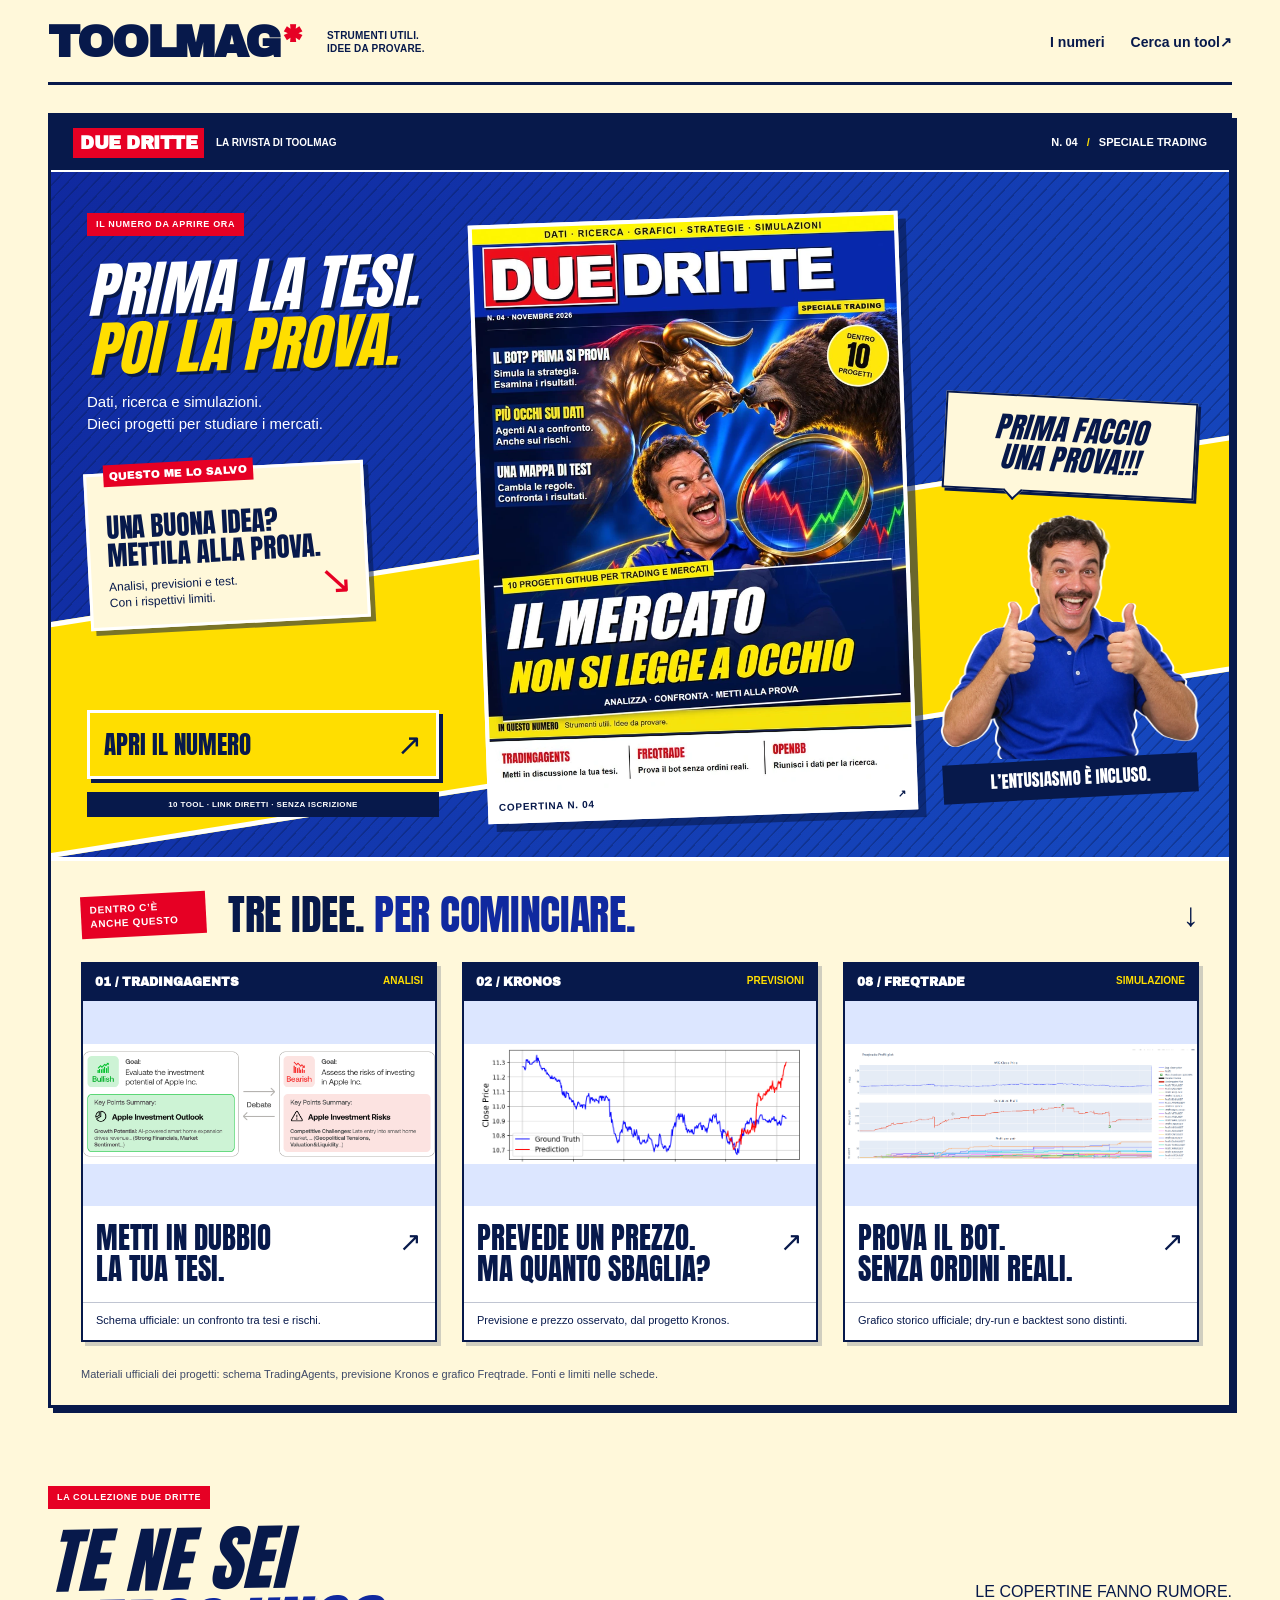
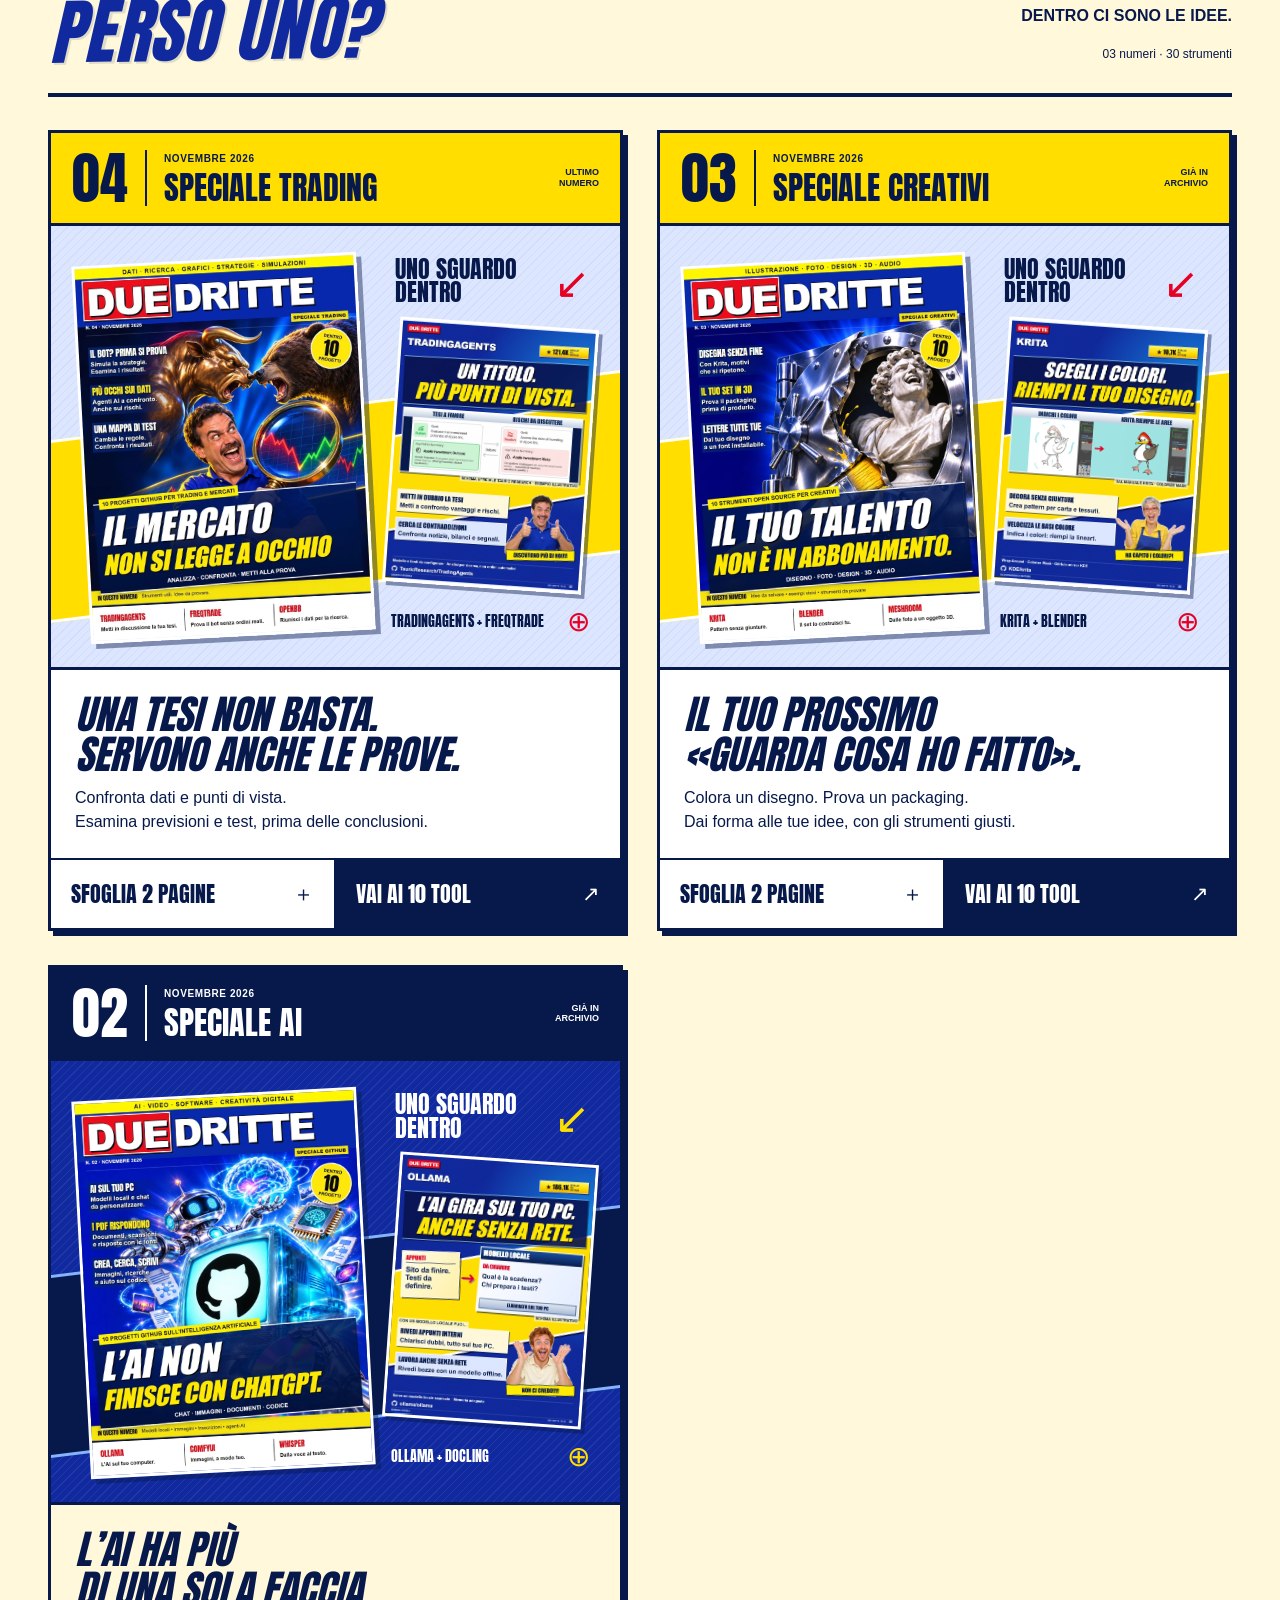
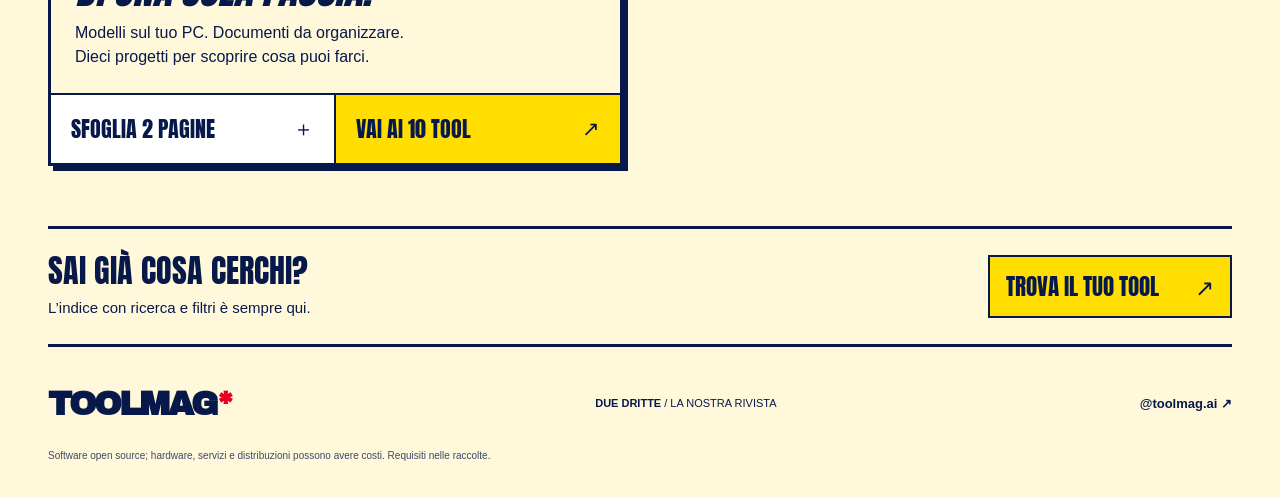
<file: index.html>
<!doctype html>
<html lang="it">
<head><meta charset="utf-8"><meta name="viewport" content="width=device-width,initial-scale=1"><meta name="theme-color" content="#10299f"><title>TOOLMAG — Due Dritte, idee da mettere al lavoro</title><link rel="icon" href="assets-toolmag.webp"><link rel="stylesheet" href="editoriale.css?v=2"><script src="editoriale.js" defer></script><link rel="canonical" href="https://lucasx153.github.io/toolmag/"><meta name="description" content="TOOLMAG: gli strumenti di Due Dritte, con esempi, consigli e collegamenti ufficiali."></head>
<body>
<a class="skip" href="#numero">Vai al numero</a>
<header class="site-head shell"><a href="index.html" class="brand" aria-label="Toolmag, homepage">TOOLMAG<span>*</span></a><p>STRUMENTI UTILI.<br>IDEE DA PROVARE.</p><nav aria-label="Navigazione principale"><a href="#archivio">I numeri</a><a href="strumenti.html#strumenti">Cerca un tool <span aria-hidden="true">↗</span></a></nav></header>
<main>
<section class="issue-feature shell" id="numero" aria-labelledby="hero-title">
 <div class="issue-ribbon"><span><b>DUE DRITTE</b> LA RIVISTA DI TOOLMAG</span><span>N. 04 <i>/</i> SPECIALE TRADING</span></div>
 <div class="cover-story">
  <div class="story-intro"><span class="red-kicker">IL NUMERO DA APRIRE ORA</span><h1 id="hero-title">PRIMA LA TESI.<br><em>POI LA PROVA.</em></h1><p>Dati, ricerca e simulazioni.<br>Dieci progetti per studiare i mercati.</p><div class="story-note"><span>QUESTO ME LO SALVO</span><strong>UNA BUONA IDEA?<br>METTILA ALLA PROVA.</strong><small>Analisi, previsioni e test.<br>Con i rispettivi limiti.</small><span class="note-arrow" aria-hidden="true">↘</span></div></div>
  <a class="hero-cover" href="speciale-trading.html" aria-label="Apri Speciale Trading, i dieci strumenti"><img src="assets-speciale-trading.webp" width="720" height="960" alt="Copertina Due Dritte: Il mercato non si legge a occhio. Toro e orso, personaggio e lente sui grafici."><span class="cover-caption">COPERTINA N. 04 <span aria-hidden="true">↗</span></span></a>
  <div class="host"><p class="host-reaction">PRIMA FACCIO<br>UNA PROVA!!!</p><img src="assets-persone-01-entusiasta-pollici.webp" width="650" height="750" alt="Il personaggio del numero Trading alza entrambi i pollici"><span class="host-caption">L’ENTUSIASMO È INCLUSO.</span></div>
  <div class="hero-action"><a class="big-link" href="speciale-trading.html">APRI IL NUMERO <span aria-hidden="true">↗</span></a><span>10 TOOL · LINK DIRETTI · SENZA ISCRIZIONE</span></div>
 </div>
 <div class="taster-head"><span class="red-kicker">DENTRO C’È ANCHE QUESTO</span><h2>TRE IDEE. <em>PER COMINCIARE.</em></h2><span aria-hidden="true">↓</span></div>
 <div class="tasters"><a class="taster" href="speciale-trading.html#tradingagents"><div class="taster-top"><b>01 / TRADINGAGENTS</b><span>ANALISI</span></div><div class="taster-art"><img src="assets-originali-trading-tradingagents.svg" alt="SCHEMA UFFICIALE TAURIC RESEARCH · ESEMPIO ILLUSTRATIVO"></div><div class="taster-text"><h3>METTI IN DUBBIO<br>LA TUA TESI.</h3><span aria-hidden="true">↗</span></div><p>Schema ufficiale: un confronto tra tesi e rischi.</p></a><a class="taster" href="speciale-trading.html#kronos"><div class="taster-top"><b>02 / KRONOS</b><span>PREVISIONI</span></div><div class="taster-art"><img src="assets-originali-trading-kronos.svg" alt="GRAFICO ORIGINALE KRONOS · DETTAGLIO · NON È UNA GARANZIA"></div><div class="taster-text"><h3>PREVEDE UN PREZZO.<br>MA QUANTO SBAGLIA?</h3><span aria-hidden="true">↗</span></div><p>Previsione e prezzo osservato, dal progetto Kronos.</p></a><a class="taster" href="speciale-trading.html#freqtrade"><div class="taster-top"><b>08 / FREQTRADE</b><span>SIMULAZIONE</span></div><div class="taster-art"><img src="assets-originali-trading-freqtrade.svg" alt="GRAFICO DAL MANUALE FREQTRADE · ESEMPIO STORICO"></div><div class="taster-text"><h3>PROVA IL BOT.<br>SENZA ORDINI REALI.</h3><span aria-hidden="true">↗</span></div><p>Grafico storico ufficiale; dry-run e backtest sono distinti.</p></a></div><p class="source-note">Materiali ufficiali dei progetti: schema TradingAgents, previsione Kronos e grafico Freqtrade. Fonti e limiti nelle schede.</p>
</section>
<section class="archive shell" id="archivio" aria-labelledby="archive-title">
 <div class="archive-heading"><div><span class="red-kicker">LA COLLEZIONE DUE DRITTE</span><h2 id="archive-title">TE NE SEI<br><em>PERSO UNO?</em></h2></div><p>LE COPERTINE FANNO RUMORE.<br><b>DENTRO CI SONO LE IDEE.</b><span>03 numeri · 30 strumenti</span></p></div>
 <div class="issues">
<article class="magazine creative"><header><span class="issue-no">04</span><div><p>NOVEMBRE 2026</p><h3>SPECIALE TRADING</h3></div><span class="issue-flag">ULTIMO<br>NUMERO</span></header><div class="spread"><a class="archive-cover" href="speciale-trading.html" aria-label="Apri Speciale Trading"><img src="assets-speciale-trading.webp" alt="Copertina Speciale Trading: Il mercato non si legge a occhio" width="720" height="960"></a><button class="peek" type="button" data-issue="trading" aria-label="Sfoglia due pagine dello Speciale Trading"><span class="peek-label">UNO SGUARDO<br>DENTRO <span aria-hidden="true">↙</span></span><img src="assets-trading-pagina-1.webp" alt="Anteprima della pagina TradingAgents" width="810" height="1080"><span class="peek-bottom">TRADINGAGENTS + FREQTRADE <span aria-hidden="true">⊕</span></span></button></div><div class="issue-pitch"><h4>UNA TESI NON BASTA.<br>SERVONO ANCHE LE PROVE.</h4><p>Confronta dati e punti di vista.<br>Esamina previsioni e test, prima delle conclusioni.</p></div><div class="issue-actions"><button type="button" data-issue="trading">SFOGLIA 2 PAGINE <span aria-hidden="true">＋</span></button><a href="speciale-trading.html">VAI AI 10 TOOL <span aria-hidden="true">↗</span></a></div></article>
  <article class="magazine creative"><header><span class="issue-no">03</span><div><p>NOVEMBRE 2026</p><h3>SPECIALE CREATIVI</h3></div><span class="issue-flag">GIÀ IN<br>ARCHIVIO</span></header><div class="spread"><a class="archive-cover" href="speciale-creativi.html" aria-label="Apri Speciale Creativi"><img src="assets-speciale-creativi.webp" alt="Copertina Speciale Creativi" width="720" height="960"></a><button class="peek" type="button" data-issue="creativi" aria-label="Sfoglia due pagine dello Speciale Creativi"><span class="peek-label">UNO SGUARDO<br>DENTRO <span aria-hidden="true">↙</span></span><img src="assets-creativi-pagina-1.webp" alt="Anteprima della pagina Krita del numero Creativi" width="810" height="1080"><span class="peek-bottom">KRITA + BLENDER <span aria-hidden="true">⊕</span></span></button></div><div class="issue-pitch"><h4>IL TUO PROSSIMO<br>«GUARDA COSA HO FATTO».</h4><p>Colora un disegno. Prova un packaging.<br>Dai forma alle tue idee, con gli strumenti giusti.</p></div><div class="issue-actions"><button type="button" data-issue="creativi">SFOGLIA 2 PAGINE <span aria-hidden="true">＋</span></button><a href="speciale-creativi.html">VAI AI 10 TOOL <span aria-hidden="true">↗</span></a></div></article>
  <article class="magazine ai"><header><span class="issue-no">02</span><div><p>NOVEMBRE 2026</p><h3>SPECIALE AI</h3></div><span class="issue-flag">GIÀ IN<br>ARCHIVIO</span></header><div class="spread"><a class="archive-cover" href="speciale-ai.html" aria-label="Apri Speciale AI"><img src="assets-speciale-ai.webp" alt="Copertina Speciale AI: L’AI non finisce con ChatGPT" width="720" height="960"></a><button class="peek" type="button" data-issue="ai" aria-label="Sfoglia due pagine dello Speciale AI"><span class="peek-label">UNO SGUARDO<br>DENTRO <span aria-hidden="true">↙</span></span><img src="assets-ai-pagina-1.webp" alt="Anteprima della pagina Ollama del numero AI" width="810" height="1080"><span class="peek-bottom">OLLAMA + DOCLING <span aria-hidden="true">⊕</span></span></button></div><div class="issue-pitch"><h4>L’AI HA PIÙ<br>DI UNA SOLA FACCIA.</h4><p>Modelli sul tuo PC. Documenti da organizzare.<br>Dieci progetti per scoprire cosa puoi farci.</p></div><div class="issue-actions"><button type="button" data-issue="ai">SFOGLIA 2 PAGINE <span aria-hidden="true">＋</span></button><a href="speciale-ai.html">VAI AI 10 TOOL <span aria-hidden="true">↗</span></a></div></article>
 </div>
</section>
<div class="practical shell"><div><b>SAI GIÀ COSA CERCHI?</b><p>L’indice con ricerca e filtri è sempre qui.</p></div><a href="strumenti.html#strumenti">TROVA IL TUO TOOL <span aria-hidden="true">↗</span></a></div>
</main>
<footer class="site-footer shell"><a class="brand" href="#">TOOLMAG<span>*</span></a><p><b>DUE DRITTE</b> / LA NOSTRA RIVISTA</p><a href="https://www.instagram.com/toolmag.ai/" target="_blank" rel="noopener noreferrer">@toolmag.ai ↗</a><small>Software open source; hardware, servizi e distribuzioni possono avere costi. Requisiti nelle raccolte.</small></footer>
<dialog class="reader" aria-labelledby="reader-title"><div class="reader-bar"><h2 id="reader-title">DUE DRITTE</h2><button type="button" id="close-reader" aria-label="Chiudi anteprima">CHIUDI ×</button></div><div class="reader-stage"><img id="reader-image" alt=""></div><div class="reader-controls"><button id="previous-page" type="button" aria-label="Pagina precedente">←</button><p id="page-counter" aria-live="polite"></p><button id="next-page" type="button" aria-label="Pagina successiva">→</button></div><p class="reader-note">Pagine del numero originale. Gli esempi AI qui mostrati sono schemi illustrativi dichiarati.</p></dialog>
</body></html>
</file>
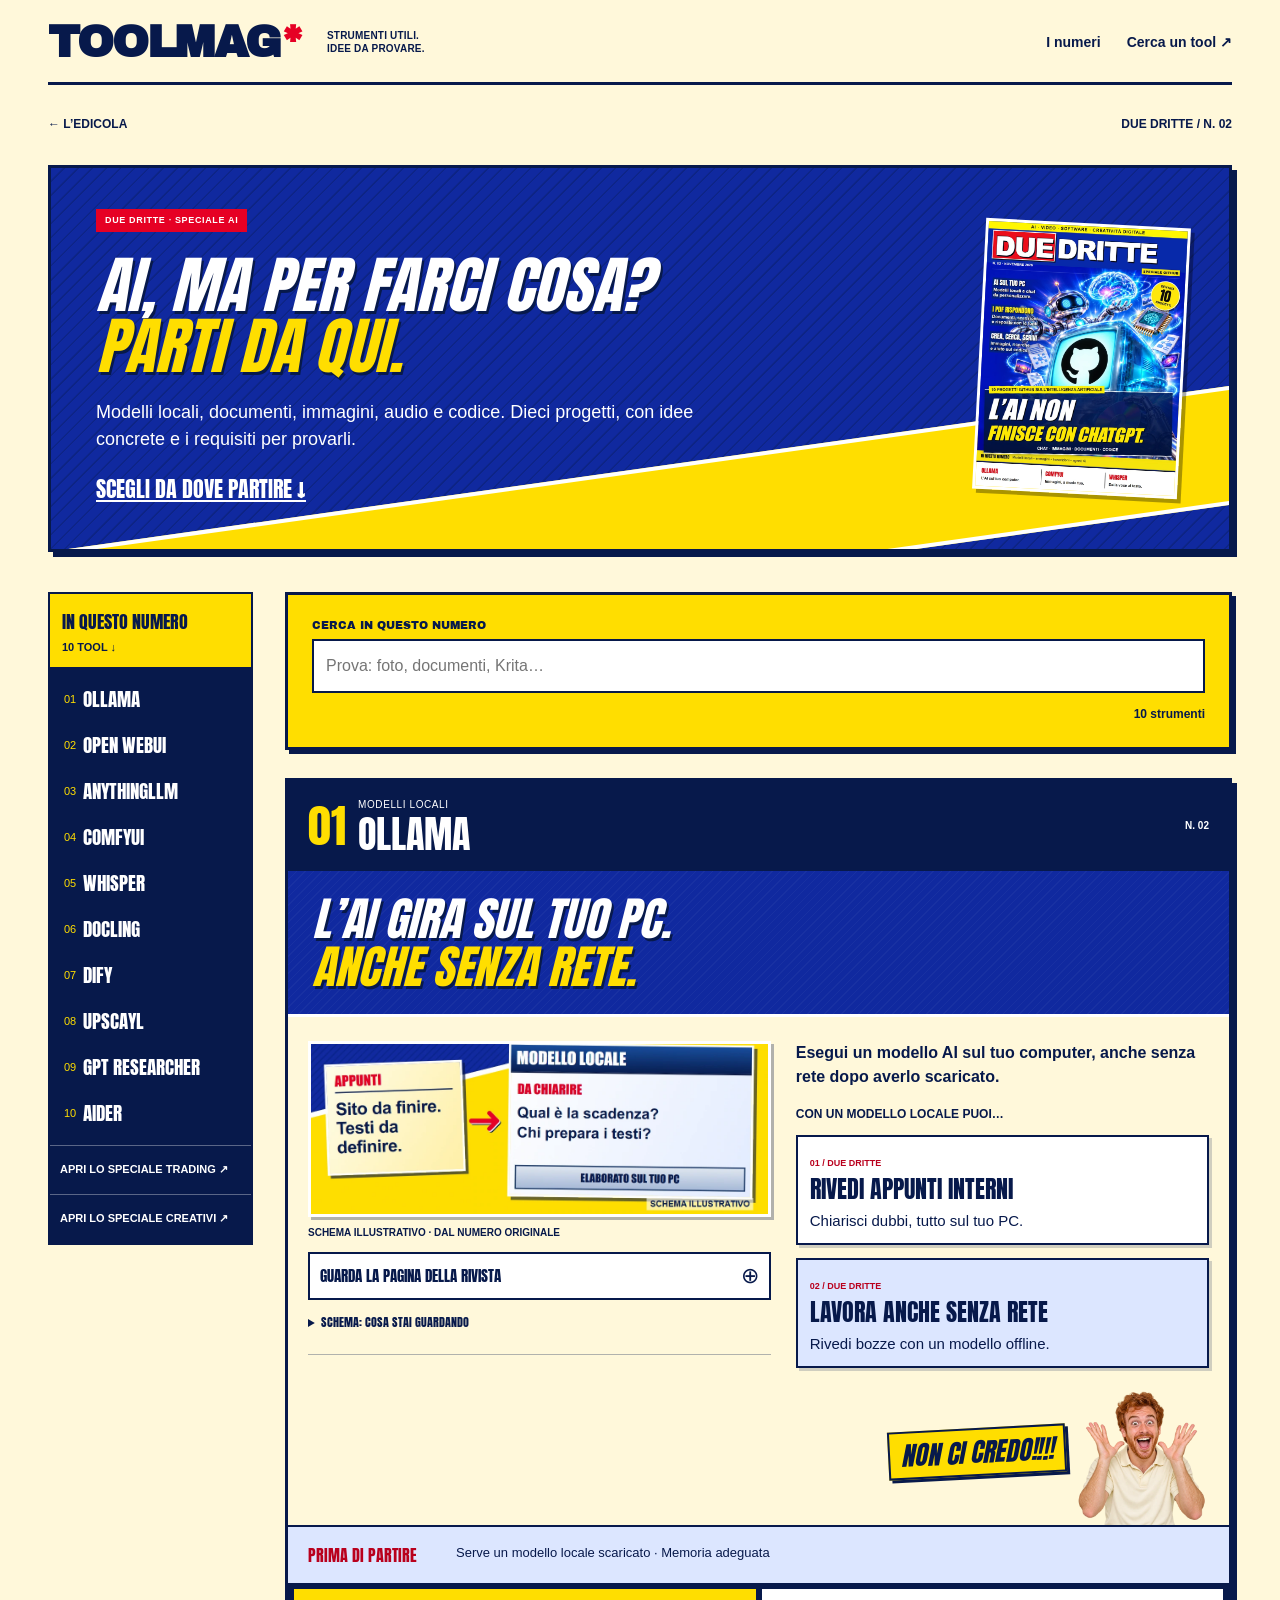
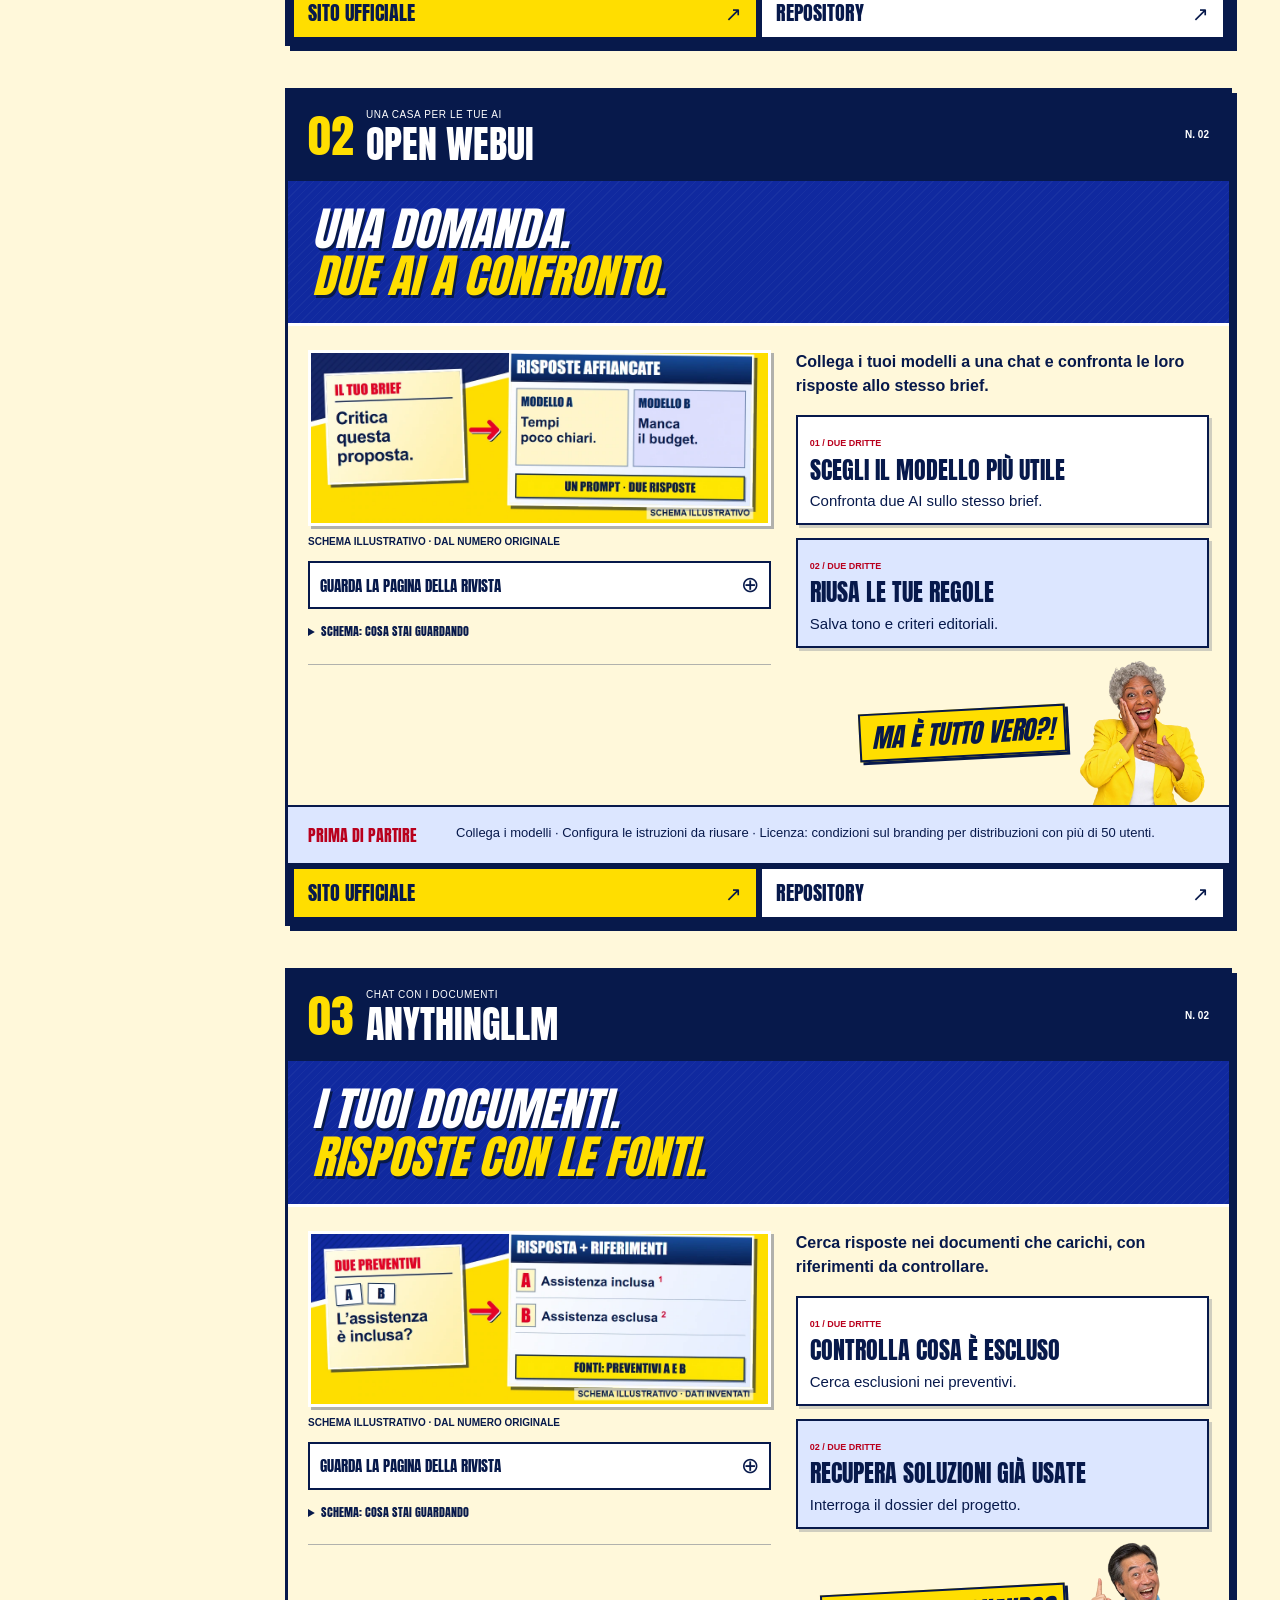
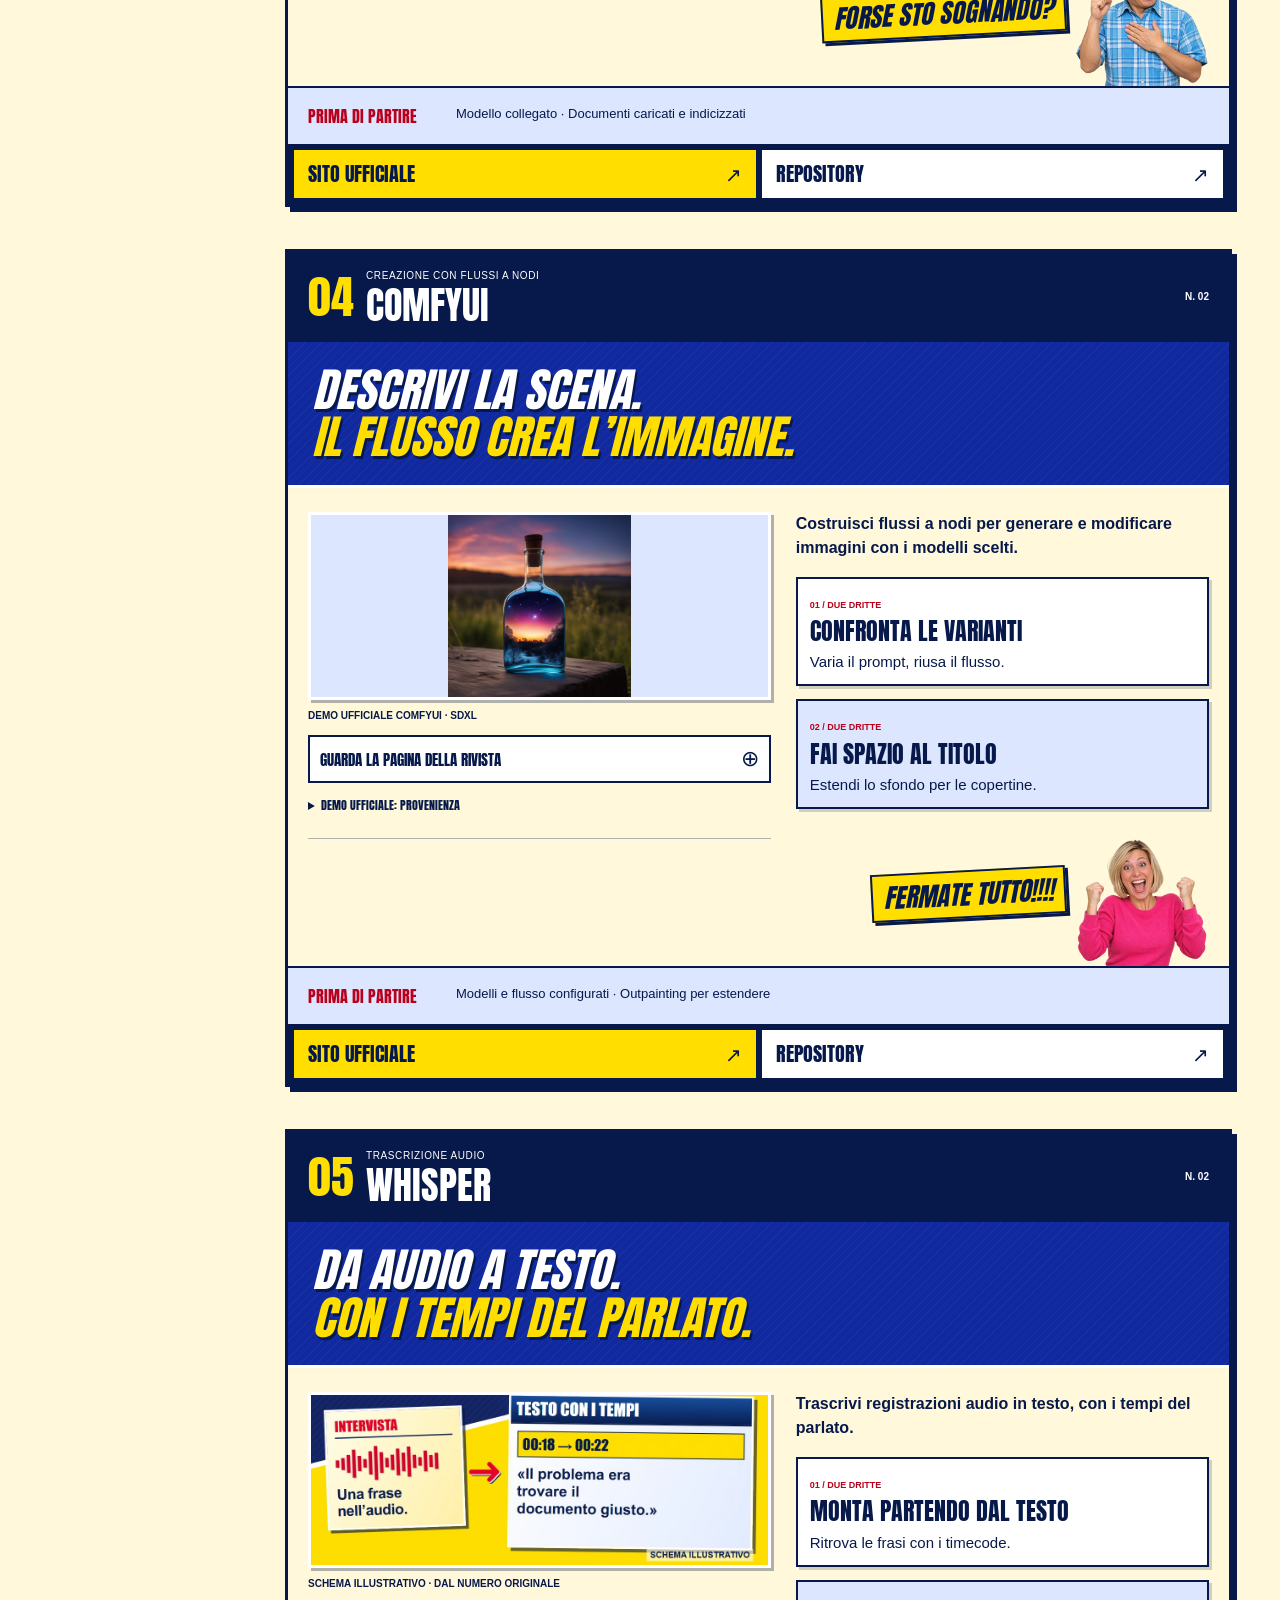
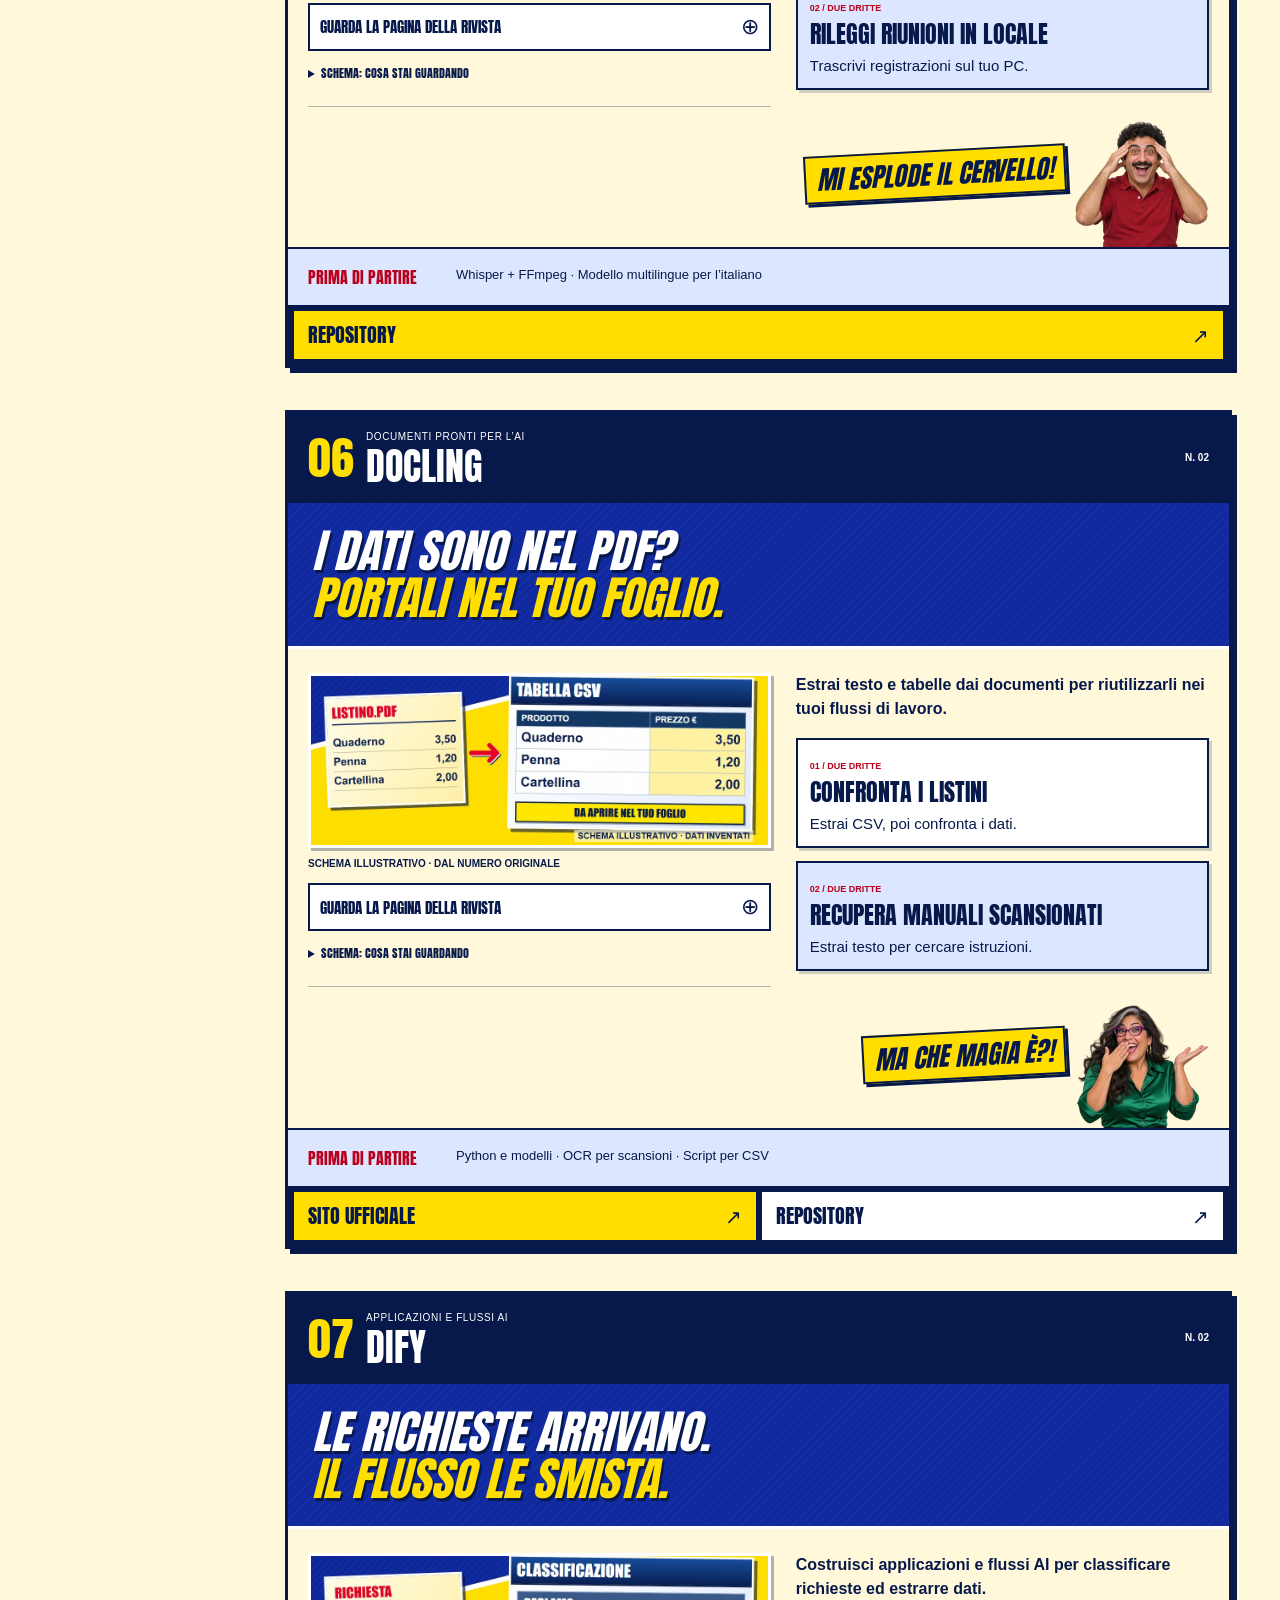
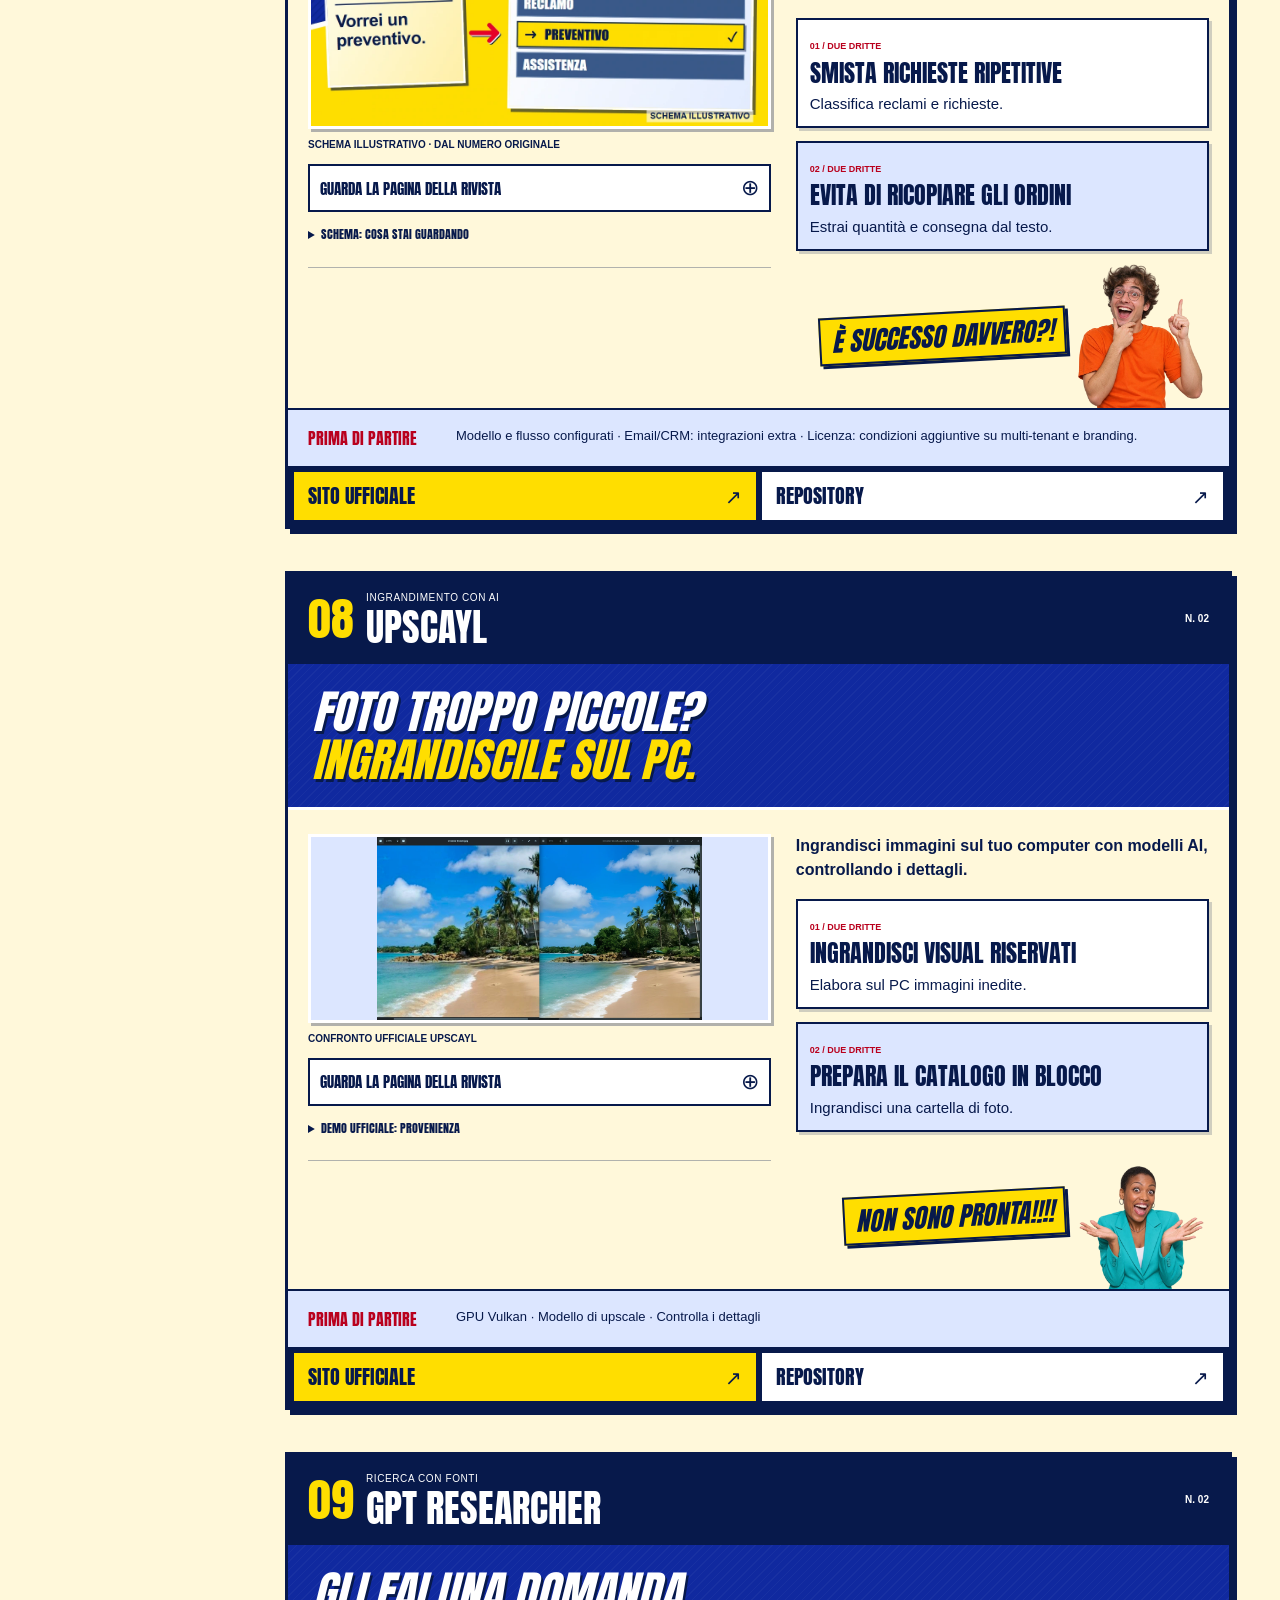
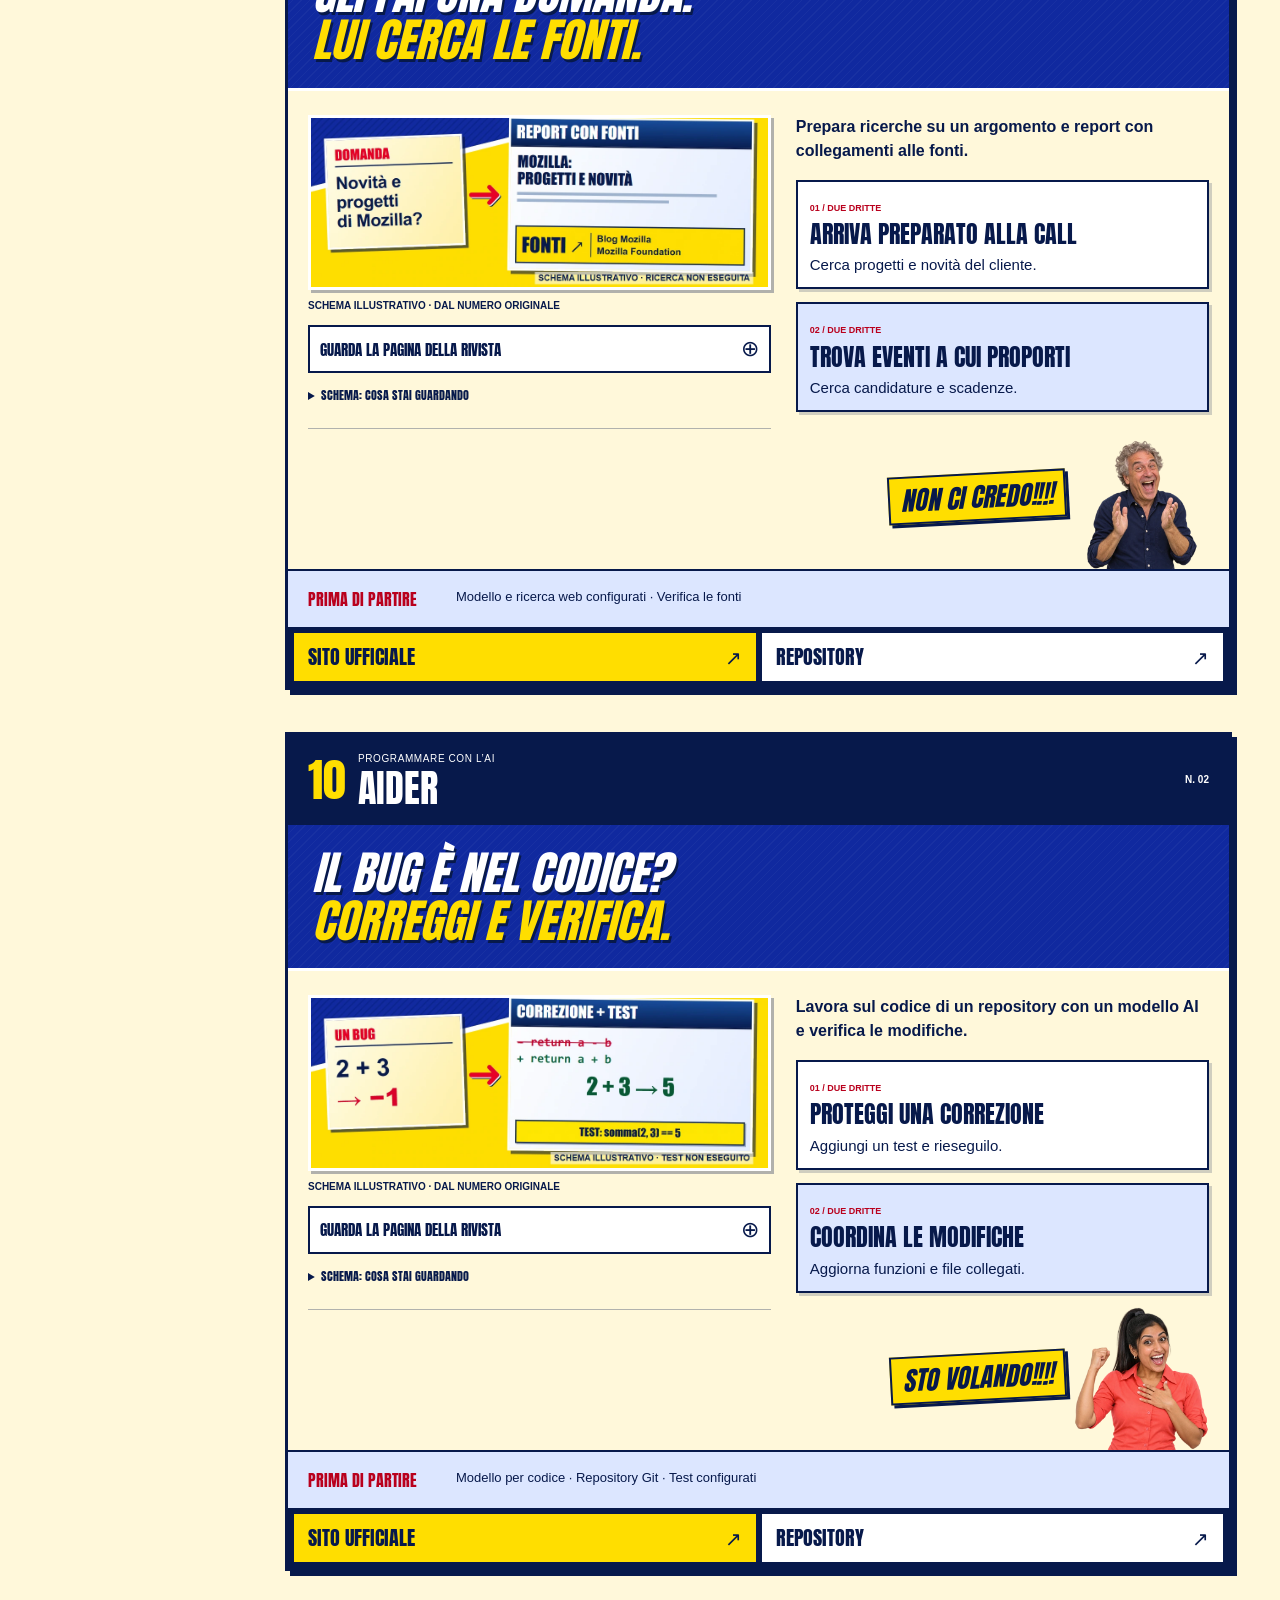
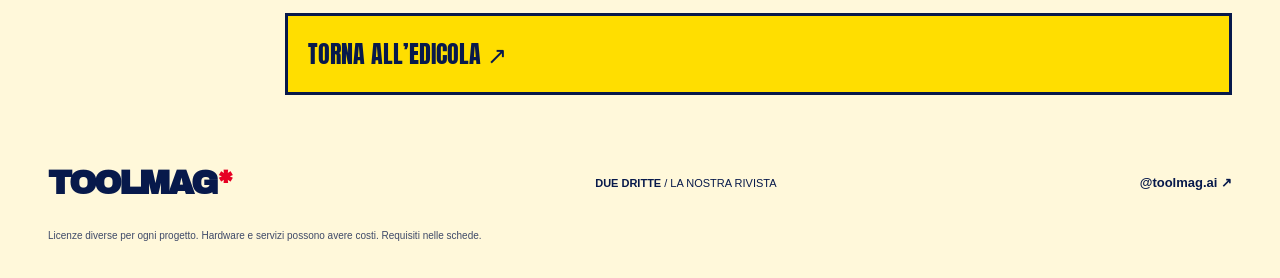
<file: speciale-ai.html>
<!doctype html><html lang="it"><head><meta charset="utf-8"><meta name="viewport" content="width=device-width,initial-scale=1"><title>Speciale AI — TOOLMAG</title><link rel="icon" href="assets-toolmag.webp"><link rel="stylesheet" href="editoriale.css?v=2"><link rel="stylesheet" href="interni.css?v=3"><script defer src="interni.js"></script></head><body><a class="skip" href="#main">Vai al contenuto</a><header class="site-head shell"><a href="index.html" class="brand" aria-label="Toolmag, homepage">TOOLMAG<span>*</span></a><p>STRUMENTI UTILI.<br>IDEE DA PROVARE.</p><nav aria-label="Navigazione principale"><a href="index.html#archivio">I numeri</a><a href="strumenti.html#strumenti">Cerca un tool ↗</a></nav></header><main id="main"><div class="breadcrumb shell"><a href="index.html#archivio">← L’EDICOLA</a><span>DUE DRITTE / N. 02</span></div><section class="collection-cover shell"><div><span class="red-kicker">DUE DRITTE · SPECIALE AI</span><h1>AI, MA PER FARCI COSA?<br><em>PARTI DA QUI.</em></h1><p>Modelli locali, documenti, immagini, audio e codice. Dieci progetti, con idee concrete e i requisiti per provarli.</p><a href="#indice" class="collection-start">SCEGLI DA DOVE PARTIRE ↓</a></div><a href="assets-speciale-ai.webp" target="_blank" aria-label="Guarda la copertina intera"><img src="assets-speciale-ai.webp" alt="Copertina originale Speciale AI" width="720" height="960"></a></section><div class="collection-body shell"><aside class="jump-box" id="indice"><details><summary>IN QUESTO NUMERO <span>10 TOOL ↓</span></summary><nav aria-label="Indice dei progetti"><a href="#ollama" data-jump="ollama"><span>01</span>OLLAMA</a><a href="#openwebui" data-jump="openwebui"><span>02</span>OPEN WEBUI</a><a href="#anything" data-jump="anything"><span>03</span>ANYTHINGLLM</a><a href="#comfy" data-jump="comfy"><span>04</span>COMFYUI</a><a href="#whisper" data-jump="whisper"><span>05</span>WHISPER</a><a href="#docling" data-jump="docling"><span>06</span>DOCLING</a><a href="#dify" data-jump="dify"><span>07</span>DIFY</a><a href="#upscayl" data-jump="upscayl"><span>08</span>UPSCAYL</a><a href="#researcher" data-jump="researcher"><span>09</span>GPT RESEARCHER</a><a href="#aider" data-jump="aider"><span>10</span>AIDER</a></nav></details><a class="other-issue" href="speciale-trading.html">APRI LO SPECIALE TRADING ↗</a><a class="other-issue" href="speciale-creativi.html">APRI LO SPECIALE CREATIVI ↗</a></aside><div class="sheets"><div class="search-panel" id="strumenti"><div class="search-fields"><label class="query-label">CERCA IN QUESTO NUMERO<span><input id="tool-query" type="search" placeholder="Prova: foto, documenti, Krita…" autocomplete="off"><button id="clear-query" type="button" aria-label="Cancella ricerca" hidden>×</button></span></label></div><div class="search-bottom"><p id="search-count" aria-live="polite"></p></div></div><div class="empty-state" hidden><h2>QUESTO TOOL<br>CI STA SFUGGENDO.</h2><p>Prova un altro termine o togli un filtro.</p><button type="button" data-reset>AZZERA RICERCA E FILTRI ↺</button></div><article class="project-sheet" id="ollama" data-tool-card data-issue="ai" data-kind="modelli" data-search="OLLAMA MODELLI LOCALI Esegui un modello AI sul tuo computer, anche senza rete dopo averlo scaricato. Serve un modello locale scaricato · Memoria adeguata RIVEDI APPUNTI INTERNI Chiarisci dubbi, tutto sul tuo PC. LAVORA ANCHE SENZA RETE Rivedi bozze con un modello offline."><header class="project-name"><span>01</span><div><small>MODELLI LOCALI</small><h2>OLLAMA</h2></div><b>N. 02</b></header><h3 class="project-hook">L’AI GIRA SUL TUO PC.<br><em>ANCHE SENZA RETE.</em></h3><div class="project-layout"><div class="project-media"><div class="original-visual schema-visual"><img src="assets-pagine-ai-ollama.webp" alt="Schema editoriale già pubblicato per OLLAMA" loading="lazy" width="1080" height="440"></div><p class="image-credit">SCHEMA ILLUSTRATIVO · DAL NUMERO ORIGINALE</p><button class="page-open" type="button" data-page="assets-pagine-ai-ollama.webp" data-title="OLLAMA">GUARDA LA PAGINA DELLA RIVISTA <span>⊕</span></button><details class="provenance"><summary>SCHEMA: COSA STAI GUARDANDO</summary><p>Esempio illustrativo del numero AI: non è una prova eseguita nel software. Dati e risposte di esempio.</p></details></div><div class="project-advice"><p class="project-description">Esegui un modello AI sul tuo computer, anche senza rete dopo averlo scaricato.</p><p class="project-context">CON UN MODELLO LOCALE PUOI…</p><div class="tips"><section><span>01 / DUE DRITTE</span><h4>RIVEDI APPUNTI INTERNI</h4><p>Chiarisci dubbi, tutto sul tuo PC.</p></section><section><span>02 / DUE DRITTE</span><h4>LAVORA ANCHE SENZA RETE</h4><p>Rivedi bozze con un modello offline.</p></section></div><div class="project-host"><p>NON CI CREDO!!!!</p><img src="assets-persone-11-uomo-sbalordito.webp" alt="Personaggio originale della pagina OLLAMA, con reazione entusiasta" loading="lazy" width="220" height="220"></div></div></div><p class="project-requirement"><b>PRIMA DI PARTIRE</b><span>Serve un modello locale scaricato · Memoria adeguata</span></p><div class="project-links"><a href="https://ollama.com" target="_blank" rel="noopener noreferrer">SITO UFFICIALE <span aria-hidden="true">↗</span></a><a href="https://github.com/ollama/ollama" target="_blank" rel="noopener noreferrer">REPOSITORY <span aria-hidden="true">↗</span></a></div></article><article class="project-sheet" id="openwebui" data-tool-card data-issue="ai" data-kind="modelli" data-search="OPEN WEBUI UNA CASA PER LE TUE AI Collega i tuoi modelli a una chat e confronta le loro risposte allo stesso brief. Collega i modelli · Configura le istruzioni da riusare · Licenza: condizioni sul branding per distribuzioni con più di 50 utenti. SCEGLI IL MODELLO PIÙ UTILE Confronta due AI sullo stesso brief. RIUSA LE TUE REGOLE Salva tono e criteri editoriali."><header class="project-name"><span>02</span><div><small>UNA CASA PER LE TUE AI</small><h2>OPEN WEBUI</h2></div><b>N. 02</b></header><h3 class="project-hook">UNA DOMANDA.<br><em>DUE AI A CONFRONTO.</em></h3><div class="project-layout"><div class="project-media"><div class="original-visual schema-visual"><img src="assets-pagine-ai-openwebui.webp" alt="Schema editoriale già pubblicato per OPEN WEBUI" loading="lazy" width="1080" height="440"></div><p class="image-credit">SCHEMA ILLUSTRATIVO · DAL NUMERO ORIGINALE</p><button class="page-open" type="button" data-page="assets-pagine-ai-openwebui.webp" data-title="OPEN WEBUI">GUARDA LA PAGINA DELLA RIVISTA <span>⊕</span></button><details class="provenance"><summary>SCHEMA: COSA STAI GUARDANDO</summary><p>Esempio illustrativo del numero AI: non è una prova eseguita nel software. Dati e risposte di esempio.</p></details></div><div class="project-advice"><p class="project-description">Collega i tuoi modelli a una chat e confronta le loro risposte allo stesso brief.</p><div class="tips"><section><span>01 / DUE DRITTE</span><h4>SCEGLI IL MODELLO PIÙ UTILE</h4><p>Confronta due AI sullo stesso brief.</p></section><section><span>02 / DUE DRITTE</span><h4>RIUSA LE TUE REGOLE</h4><p>Salva tono e criteri editoriali.</p></section></div><div class="project-host"><p>MA È TUTTO VERO?!</p><img src="assets-persone-12-signora-wow.webp" alt="Personaggio originale della pagina OPEN WEBUI, con reazione entusiasta" loading="lazy" width="220" height="220"></div></div></div><p class="project-requirement"><b>PRIMA DI PARTIRE</b><span>Collega i modelli · Configura le istruzioni da riusare · Licenza: condizioni sul branding per distribuzioni con più di 50 utenti.</span></p><div class="project-links"><a href="https://openwebui.com" target="_blank" rel="noopener noreferrer">SITO UFFICIALE <span aria-hidden="true">↗</span></a><a href="https://github.com/open-webui/open-webui" target="_blank" rel="noopener noreferrer">REPOSITORY <span aria-hidden="true">↗</span></a></div></article><article class="project-sheet" id="anything" data-tool-card data-issue="ai" data-kind="documenti" data-search="ANYTHINGLLM CHAT CON I DOCUMENTI Cerca risposte nei documenti che carichi, con riferimenti da controllare. Modello collegato · Documenti caricati e indicizzati CONTROLLA COSA È ESCLUSO Cerca esclusioni nei preventivi. RECUPERA SOLUZIONI GIÀ USATE Interroga il dossier del progetto."><header class="project-name"><span>03</span><div><small>CHAT CON I DOCUMENTI</small><h2>ANYTHINGLLM</h2></div><b>N. 02</b></header><h3 class="project-hook">I TUOI DOCUMENTI.<br><em>RISPOSTE CON LE FONTI.</em></h3><div class="project-layout"><div class="project-media"><div class="original-visual schema-visual"><img src="assets-pagine-ai-anything.webp" alt="Schema editoriale già pubblicato per ANYTHINGLLM" loading="lazy" width="1080" height="440"></div><p class="image-credit">SCHEMA ILLUSTRATIVO · DAL NUMERO ORIGINALE</p><button class="page-open" type="button" data-page="assets-pagine-ai-anything.webp" data-title="ANYTHINGLLM">GUARDA LA PAGINA DELLA RIVISTA <span>⊕</span></button><details class="provenance"><summary>SCHEMA: COSA STAI GUARDANDO</summary><p>Esempio illustrativo del numero AI: non è una prova eseguita nel software. Dati e risposte di esempio.</p></details></div><div class="project-advice"><p class="project-description">Cerca risposte nei documenti che carichi, con riferimenti da controllare.</p><div class="tips"><section><span>01 / DUE DRITTE</span><h4>CONTROLLA COSA È ESCLUSO</h4><p>Cerca esclusioni nei preventivi.</p></section><section><span>02 / DUE DRITTE</span><h4>RECUPERA SOLUZIONI GIÀ USATE</h4><p>Interroga il dossier del progetto.</p></section></div><div class="project-host"><p>FORSE STO SOGNANDO?</p><img src="assets-persone-13-signore-eureka.webp" alt="Personaggio originale della pagina ANYTHINGLLM, con reazione entusiasta" loading="lazy" width="220" height="220"></div></div></div><p class="project-requirement"><b>PRIMA DI PARTIRE</b><span>Modello collegato · Documenti caricati e indicizzati</span></p><div class="project-links"><a href="https://anythingllm.com" target="_blank" rel="noopener noreferrer">SITO UFFICIALE <span aria-hidden="true">↗</span></a><a href="https://github.com/Mintplex-Labs/anything-llm" target="_blank" rel="noopener noreferrer">REPOSITORY <span aria-hidden="true">↗</span></a></div></article><article class="project-sheet" id="comfy" data-tool-card data-issue="ai" data-kind="immagini" data-search="COMFYUI CREAZIONE CON FLUSSI A NODI Costruisci flussi a nodi per generare e modificare immagini con i modelli scelti. Modelli e flusso configurati · Outpainting per estendere CONFRONTA LE VARIANTI Varia il prompt, riusa il flusso. FAI SPAZIO AL TITOLO Estendi lo sfondo per le copertine."><header class="project-name"><span>04</span><div><small>CREAZIONE CON FLUSSI A NODI</small><h2>COMFYUI</h2></div><b>N. 02</b></header><h3 class="project-hook">DESCRIVI LA SCENA.<br><em>IL FLUSSO CREA L’IMMAGINE.</em></h3><div class="project-layout"><div class="project-media"><div class="original-visual "><img src="assets-originali-comfy.webp" alt="DEMO UFFICIALE COMFYUI · SDXL" loading="lazy" width="1080" height="440"></div><p class="image-credit">DEMO UFFICIALE COMFYUI · SDXL</p><button class="page-open" type="button" data-page="assets-pagine-ai-comfy.webp" data-title="COMFYUI">GUARDA LA PAGINA DELLA RIVISTA <span>⊕</span></button><details class="provenance"><summary>DEMO UFFICIALE: PROVENIENZA</summary><p>Immagine originale della demo ufficiale, già utilizzata nel numero AI. Non generata da noi.</p><a href="https://comfyanonymous.github.io/ComfyUI_examples/sdxl/" target="_blank" rel="noopener noreferrer">Apri la fonte originale <span aria-hidden="true">↗</span></a></details></div><div class="project-advice"><p class="project-description">Costruisci flussi a nodi per generare e modificare immagini con i modelli scelti.</p><div class="tips"><section><span>01 / DUE DRITTE</span><h4>CONFRONTA LE VARIANTI</h4><p>Varia il prompt, riusa il flusso.</p></section><section><span>02 / DUE DRITTE</span><h4>FAI SPAZIO AL TITOLO</h4><p>Estendi lo sfondo per le copertine.</p></section></div><div class="project-host"><p>FERMATE TUTTO!!!!</p><img src="assets-persone-14-donna-evviva.webp" alt="Personaggio originale della pagina COMFYUI, con reazione entusiasta" loading="lazy" width="220" height="220"></div></div></div><p class="project-requirement"><b>PRIMA DI PARTIRE</b><span>Modelli e flusso configurati · Outpainting per estendere</span></p><div class="project-links"><a href="https://www.comfy.org/" target="_blank" rel="noopener noreferrer">SITO UFFICIALE <span aria-hidden="true">↗</span></a><a href="https://github.com/Comfy-Org/ComfyUI" target="_blank" rel="noopener noreferrer">REPOSITORY <span aria-hidden="true">↗</span></a></div></article><article class="project-sheet" id="whisper" data-tool-card data-issue="ai" data-kind="audio" data-search="WHISPER TRASCRIZIONE AUDIO Trascrivi registrazioni audio in testo, con i tempi del parlato. Whisper + FFmpeg · Modello multilingue per l’italiano MONTA PARTENDO DAL TESTO Ritrova le frasi con i timecode. RILEGGI RIUNIONI IN LOCALE Trascrivi registrazioni sul tuo PC."><header class="project-name"><span>05</span><div><small>TRASCRIZIONE AUDIO</small><h2>WHISPER</h2></div><b>N. 02</b></header><h3 class="project-hook">DA AUDIO A TESTO.<br><em>CON I TEMPI DEL PARLATO.</em></h3><div class="project-layout"><div class="project-media"><div class="original-visual schema-visual"><img src="assets-pagine-ai-whisper.webp" alt="Schema editoriale già pubblicato per WHISPER" loading="lazy" width="1080" height="440"></div><p class="image-credit">SCHEMA ILLUSTRATIVO · DAL NUMERO ORIGINALE</p><button class="page-open" type="button" data-page="assets-pagine-ai-whisper.webp" data-title="WHISPER">GUARDA LA PAGINA DELLA RIVISTA <span>⊕</span></button><details class="provenance"><summary>SCHEMA: COSA STAI GUARDANDO</summary><p>Esempio illustrativo del numero AI: non è una prova eseguita nel software. Dati e risposte di esempio.</p></details></div><div class="project-advice"><p class="project-description">Trascrivi registrazioni audio in testo, con i tempi del parlato.</p><div class="tips"><section><span>01 / DUE DRITTE</span><h4>MONTA PARTENDO DAL TESTO</h4><p>Ritrova le frasi con i timecode.</p></section><section><span>02 / DUE DRITTE</span><h4>RILEGGI RIUNIONI IN LOCALE</h4><p>Trascrivi registrazioni sul tuo PC.</p></section></div><div class="project-host"><p>MI ESPLODE IL CERVELLO!</p><img src="assets-persone-15-uomo-incredibile.webp" alt="Personaggio originale della pagina WHISPER, con reazione entusiasta" loading="lazy" width="220" height="220"></div></div></div><p class="project-requirement"><b>PRIMA DI PARTIRE</b><span>Whisper + FFmpeg · Modello multilingue per l’italiano</span></p><div class="project-links"><a href="https://github.com/openai/whisper" target="_blank" rel="noopener noreferrer">REPOSITORY <span aria-hidden="true">↗</span></a></div></article><article class="project-sheet" id="docling" data-tool-card data-issue="ai" data-kind="documenti" data-search="DOCLING DOCUMENTI PRONTI PER L’AI Estrai testo e tabelle dai documenti per riutilizzarli nei tuoi flussi di lavoro. Python e modelli · OCR per scansioni · Script per CSV CONFRONTA I LISTINI Estrai CSV, poi confronta i dati. RECUPERA MANUALI SCANSIONATI Estrai testo per cercare istruzioni."><header class="project-name"><span>06</span><div><small>DOCUMENTI PRONTI PER L’AI</small><h2>DOCLING</h2></div><b>N. 02</b></header><h3 class="project-hook">I DATI SONO NEL PDF?<br><em>PORTALI NEL TUO FOGLIO.</em></h3><div class="project-layout"><div class="project-media"><div class="original-visual schema-visual"><img src="assets-pagine-ai-docling.webp" alt="Schema editoriale già pubblicato per DOCLING" loading="lazy" width="1080" height="440"></div><p class="image-credit">SCHEMA ILLUSTRATIVO · DAL NUMERO ORIGINALE</p><button class="page-open" type="button" data-page="assets-pagine-ai-docling.webp" data-title="DOCLING">GUARDA LA PAGINA DELLA RIVISTA <span>⊕</span></button><details class="provenance"><summary>SCHEMA: COSA STAI GUARDANDO</summary><p>Esempio illustrativo del numero AI: non è una prova eseguita nel software. Dati e risposte di esempio.</p></details></div><div class="project-advice"><p class="project-description">Estrai testo e tabelle dai documenti per riutilizzarli nei tuoi flussi di lavoro.</p><div class="tips"><section><span>01 / DUE DRITTE</span><h4>CONFRONTA I LISTINI</h4><p>Estrai CSV, poi confronta i dati.</p></section><section><span>02 / DUE DRITTE</span><h4>RECUPERA MANUALI SCANSIONATI</h4><p>Estrai testo per cercare istruzioni.</p></section></div><div class="project-host"><p>MA CHE MAGIA È?!</p><img src="assets-persone-16-donna-meraviglia.webp" alt="Personaggio originale della pagina DOCLING, con reazione entusiasta" loading="lazy" width="220" height="220"></div></div></div><p class="project-requirement"><b>PRIMA DI PARTIRE</b><span>Python e modelli · OCR per scansioni · Script per CSV</span></p><div class="project-links"><a href="https://docling-project.github.io/docling" target="_blank" rel="noopener noreferrer">SITO UFFICIALE <span aria-hidden="true">↗</span></a><a href="https://github.com/docling-project/docling" target="_blank" rel="noopener noreferrer">REPOSITORY <span aria-hidden="true">↗</span></a></div></article><article class="project-sheet" id="dify" data-tool-card data-issue="ai" data-kind="automazioni" data-search="DIFY APPLICAZIONI E FLUSSI AI Costruisci applicazioni e flussi AI per classificare richieste ed estrarre dati. Modello e flusso configurati · Email/CRM: integrazioni extra · Licenza: condizioni aggiuntive su multi-tenant e branding. SMISTA RICHIESTE RIPETITIVE Classifica reclami e richieste. EVITA DI RICOPIARE GLI ORDINI Estrai quantità e consegna dal testo."><header class="project-name"><span>07</span><div><small>APPLICAZIONI E FLUSSI AI</small><h2>DIFY</h2></div><b>N. 02</b></header><h3 class="project-hook">LE RICHIESTE ARRIVANO.<br><em>IL FLUSSO LE SMISTA.</em></h3><div class="project-layout"><div class="project-media"><div class="original-visual schema-visual"><img src="assets-pagine-ai-dify.webp" alt="Schema editoriale già pubblicato per DIFY" loading="lazy" width="1080" height="440"></div><p class="image-credit">SCHEMA ILLUSTRATIVO · DAL NUMERO ORIGINALE</p><button class="page-open" type="button" data-page="assets-pagine-ai-dify.webp" data-title="DIFY">GUARDA LA PAGINA DELLA RIVISTA <span>⊕</span></button><details class="provenance"><summary>SCHEMA: COSA STAI GUARDANDO</summary><p>Esempio illustrativo del numero AI: non è una prova eseguita nel software. Dati e risposte di esempio.</p></details></div><div class="project-advice"><p class="project-description">Costruisci applicazioni e flussi AI per classificare richieste ed estrarre dati.</p><div class="tips"><section><span>01 / DUE DRITTE</span><h4>SMISTA RICHIESTE RIPETITIVE</h4><p>Classifica reclami e richieste.</p></section><section><span>02 / DUE DRITTE</span><h4>EVITA DI RICOPIARE GLI ORDINI</h4><p>Estrai quantità e consegna dal testo.</p></section></div><div class="project-host"><p>È SUCCESSO DAVVERO?!</p><img src="assets-persone-17-ragazzo-stupore.webp" alt="Personaggio originale della pagina DIFY, con reazione entusiasta" loading="lazy" width="220" height="220"></div></div></div><p class="project-requirement"><b>PRIMA DI PARTIRE</b><span>Modello e flusso configurati · Email/CRM: integrazioni extra · Licenza: condizioni aggiuntive su multi-tenant e branding.</span></p><div class="project-links"><a href="https://dify.ai" target="_blank" rel="noopener noreferrer">SITO UFFICIALE <span aria-hidden="true">↗</span></a><a href="https://github.com/langgenius/dify" target="_blank" rel="noopener noreferrer">REPOSITORY <span aria-hidden="true">↗</span></a></div></article><article class="project-sheet" id="upscayl" data-tool-card data-issue="ai" data-kind="immagini" data-search="UPSCAYL INGRANDIMENTO CON AI Ingrandisci immagini sul tuo computer con modelli AI, controllando i dettagli. GPU Vulkan · Modello di upscale · Controlla i dettagli INGRANDISCI VISUAL RISERVATI Elabora sul PC immagini inedite. PREPARA IL CATALOGO IN BLOCCO Ingrandisci una cartella di foto."><header class="project-name"><span>08</span><div><small>INGRANDIMENTO CON AI</small><h2>UPSCAYL</h2></div><b>N. 02</b></header><h3 class="project-hook">FOTO TROPPO PICCOLE?<br><em>INGRANDISCILE SUL PC.</em></h3><div class="project-layout"><div class="project-media"><div class="original-visual "><img src="assets-originali-upscayl.webp" alt="CONFRONTO UFFICIALE UPSCAYL" loading="lazy" width="1080" height="440"></div><p class="image-credit">CONFRONTO UFFICIALE UPSCAYL</p><button class="page-open" type="button" data-page="assets-pagine-ai-upscayl.webp" data-title="UPSCAYL">GUARDA LA PAGINA DELLA RIVISTA <span>⊕</span></button><details class="provenance"><summary>DEMO UFFICIALE: PROVENIENZA</summary><p>Immagine originale della demo ufficiale, già utilizzata nel numero AI. Non generata da noi.</p><a href="https://github.com/upscayl/upscayl/blob/main/COMPARISONS.MD" target="_blank" rel="noopener noreferrer">Apri la fonte originale <span aria-hidden="true">↗</span></a></details></div><div class="project-advice"><p class="project-description">Ingrandisci immagini sul tuo computer con modelli AI, controllando i dettagli.</p><div class="tips"><section><span>01 / DUE DRITTE</span><h4>INGRANDISCI VISUAL RISERVATI</h4><p>Elabora sul PC immagini inedite.</p></section><section><span>02 / DUE DRITTE</span><h4>PREPARA IL CATALOGO IN BLOCCO</h4><p>Ingrandisci una cartella di foto.</p></section></div><div class="project-host"><p>NON SONO PRONTA!!!!</p><img src="assets-persone-18-donna-pazzesco.webp" alt="Personaggio originale della pagina UPSCAYL, con reazione entusiasta" loading="lazy" width="220" height="220"></div></div></div><p class="project-requirement"><b>PRIMA DI PARTIRE</b><span>GPU Vulkan · Modello di upscale · Controlla i dettagli</span></p><div class="project-links"><a href="https://upscayl.org" target="_blank" rel="noopener noreferrer">SITO UFFICIALE <span aria-hidden="true">↗</span></a><a href="https://github.com/upscayl/upscayl" target="_blank" rel="noopener noreferrer">REPOSITORY <span aria-hidden="true">↗</span></a></div></article><article class="project-sheet" id="researcher" data-tool-card data-issue="ai" data-kind="documenti" data-search="GPT RESEARCHER RICERCA CON FONTI Prepara ricerche su un argomento e report con collegamenti alle fonti. Modello e ricerca web configurati · Verifica le fonti ARRIVA PREPARATO ALLA CALL Cerca progetti e novità del cliente. TROVA EVENTI A CUI PROPORTI Cerca candidature e scadenze."><header class="project-name"><span>09</span><div><small>RICERCA CON FONTI</small><h2>GPT RESEARCHER</h2></div><b>N. 02</b></header><h3 class="project-hook">GLI FAI UNA DOMANDA.<br><em>LUI CERCA LE FONTI.</em></h3><div class="project-layout"><div class="project-media"><div class="original-visual schema-visual"><img src="assets-pagine-ai-researcher.webp" alt="Schema editoriale già pubblicato per GPT RESEARCHER" loading="lazy" width="1080" height="440"></div><p class="image-credit">SCHEMA ILLUSTRATIVO · DAL NUMERO ORIGINALE</p><button class="page-open" type="button" data-page="assets-pagine-ai-researcher.webp" data-title="GPT RESEARCHER">GUARDA LA PAGINA DELLA RIVISTA <span>⊕</span></button><details class="provenance"><summary>SCHEMA: COSA STAI GUARDANDO</summary><p>Esempio illustrativo del numero AI: non è una prova eseguita nel software. Dati e risposte di esempio.</p></details></div><div class="project-advice"><p class="project-description">Prepara ricerche su un argomento e report con collegamenti alle fonti.</p><div class="tips"><section><span>01 / DUE DRITTE</span><h4>ARRIVA PREPARATO ALLA CALL</h4><p>Cerca progetti e novità del cliente.</p></section><section><span>02 / DUE DRITTE</span><h4>TROVA EVENTI A CUI PROPORTI</h4><p>Cerca candidature e scadenze.</p></section></div><div class="project-host"><p>NON CI CREDO!!!!</p><img src="assets-persone-19-signore-applauso.webp" alt="Personaggio originale della pagina GPT RESEARCHER, con reazione entusiasta" loading="lazy" width="220" height="220"></div></div></div><p class="project-requirement"><b>PRIMA DI PARTIRE</b><span>Modello e ricerca web configurati · Verifica le fonti</span></p><div class="project-links"><a href="https://gptr.dev" target="_blank" rel="noopener noreferrer">SITO UFFICIALE <span aria-hidden="true">↗</span></a><a href="https://github.com/assafelovic/gpt-researcher" target="_blank" rel="noopener noreferrer">REPOSITORY <span aria-hidden="true">↗</span></a></div></article><article class="project-sheet" id="aider" data-tool-card data-issue="ai" data-kind="codice" data-search="AIDER PROGRAMMARE CON L’AI Lavora sul codice di un repository con un modello AI e verifica le modifiche. Modello per codice · Repository Git · Test configurati PROTEGGI UNA CORREZIONE Aggiungi un test e rieseguilo. COORDINA LE MODIFICHE Aggiorna funzioni e file collegati."><header class="project-name"><span>10</span><div><small>PROGRAMMARE CON L’AI</small><h2>AIDER</h2></div><b>N. 02</b></header><h3 class="project-hook">IL BUG È NEL CODICE?<br><em>CORREGGI E VERIFICA.</em></h3><div class="project-layout"><div class="project-media"><div class="original-visual schema-visual"><img src="assets-pagine-ai-aider.webp" alt="Schema editoriale già pubblicato per AIDER" loading="lazy" width="1080" height="440"></div><p class="image-credit">SCHEMA ILLUSTRATIVO · DAL NUMERO ORIGINALE</p><button class="page-open" type="button" data-page="assets-pagine-ai-aider.webp" data-title="AIDER">GUARDA LA PAGINA DELLA RIVISTA <span>⊕</span></button><details class="provenance"><summary>SCHEMA: COSA STAI GUARDANDO</summary><p>Esempio illustrativo del numero AI: non è una prova eseguita nel software. Dati e risposte di esempio.</p></details></div><div class="project-advice"><p class="project-description">Lavora sul codice di un repository con un modello AI e verifica le modifiche.</p><div class="tips"><section><span>01 / DUE DRITTE</span><h4>PROTEGGI UNA CORREZIONE</h4><p>Aggiungi un test e rieseguilo.</p></section><section><span>02 / DUE DRITTE</span><h4>COORDINA LE MODIFICHE</h4><p>Aggiorna funzioni e file collegati.</p></section></div><div class="project-host"><p>STO VOLANDO!!!!</p><img src="assets-persone-20-donna-fantastico.webp" alt="Personaggio originale della pagina AIDER, con reazione entusiasta" loading="lazy" width="220" height="220"></div></div></div><p class="project-requirement"><b>PRIMA DI PARTIRE</b><span>Modello per codice · Repository Git · Test configurati</span></p><div class="project-links"><a href="https://aider.chat/" target="_blank" rel="noopener noreferrer">SITO UFFICIALE <span aria-hidden="true">↗</span></a><a href="https://github.com/Aider-AI/aider" target="_blank" rel="noopener noreferrer">REPOSITORY <span aria-hidden="true">↗</span></a></div></article><a class="collection-bottom" href="index.html#archivio">TORNA ALL’EDICOLA ↗</a></div></div></main><footer class="site-footer shell"><a class="brand" href="index.html">TOOLMAG<span>*</span></a><p><b>DUE DRITTE</b> / LA NOSTRA RIVISTA</p><a href="https://www.instagram.com/toolmag.ai/" target="_blank" rel="noopener noreferrer">@toolmag.ai ↗</a><small>Licenze diverse per ogni progetto. Hardware e servizi possono avere costi. Requisiti nelle schede.</small></footer><dialog class="art-viewer" aria-labelledby="art-title"><header><h2 id="art-title">PAGINA ORIGINALE</h2><button type="button" data-close>CHIUDI ×</button></header><img id="art-image" alt=""><p>Pagina del numero originale · immagini e schemi conservati.</p></dialog></body></html>
</file>
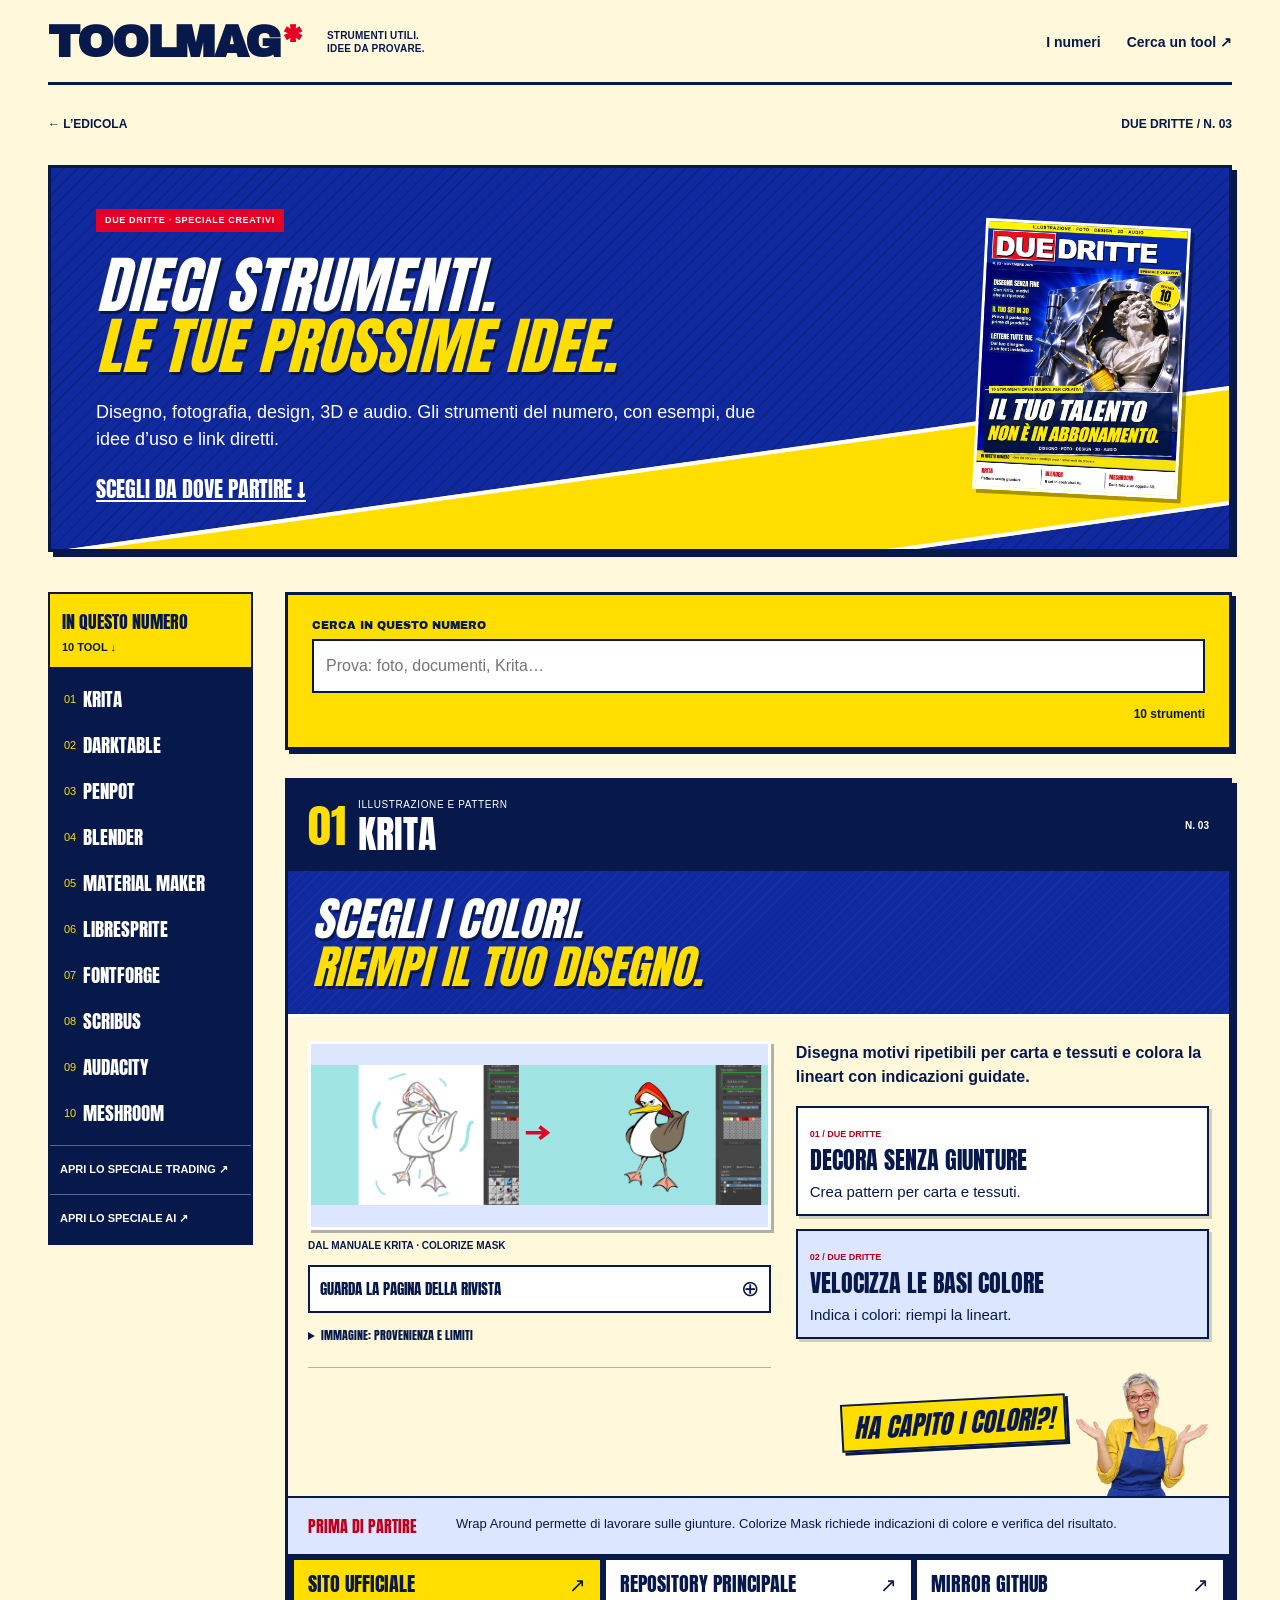
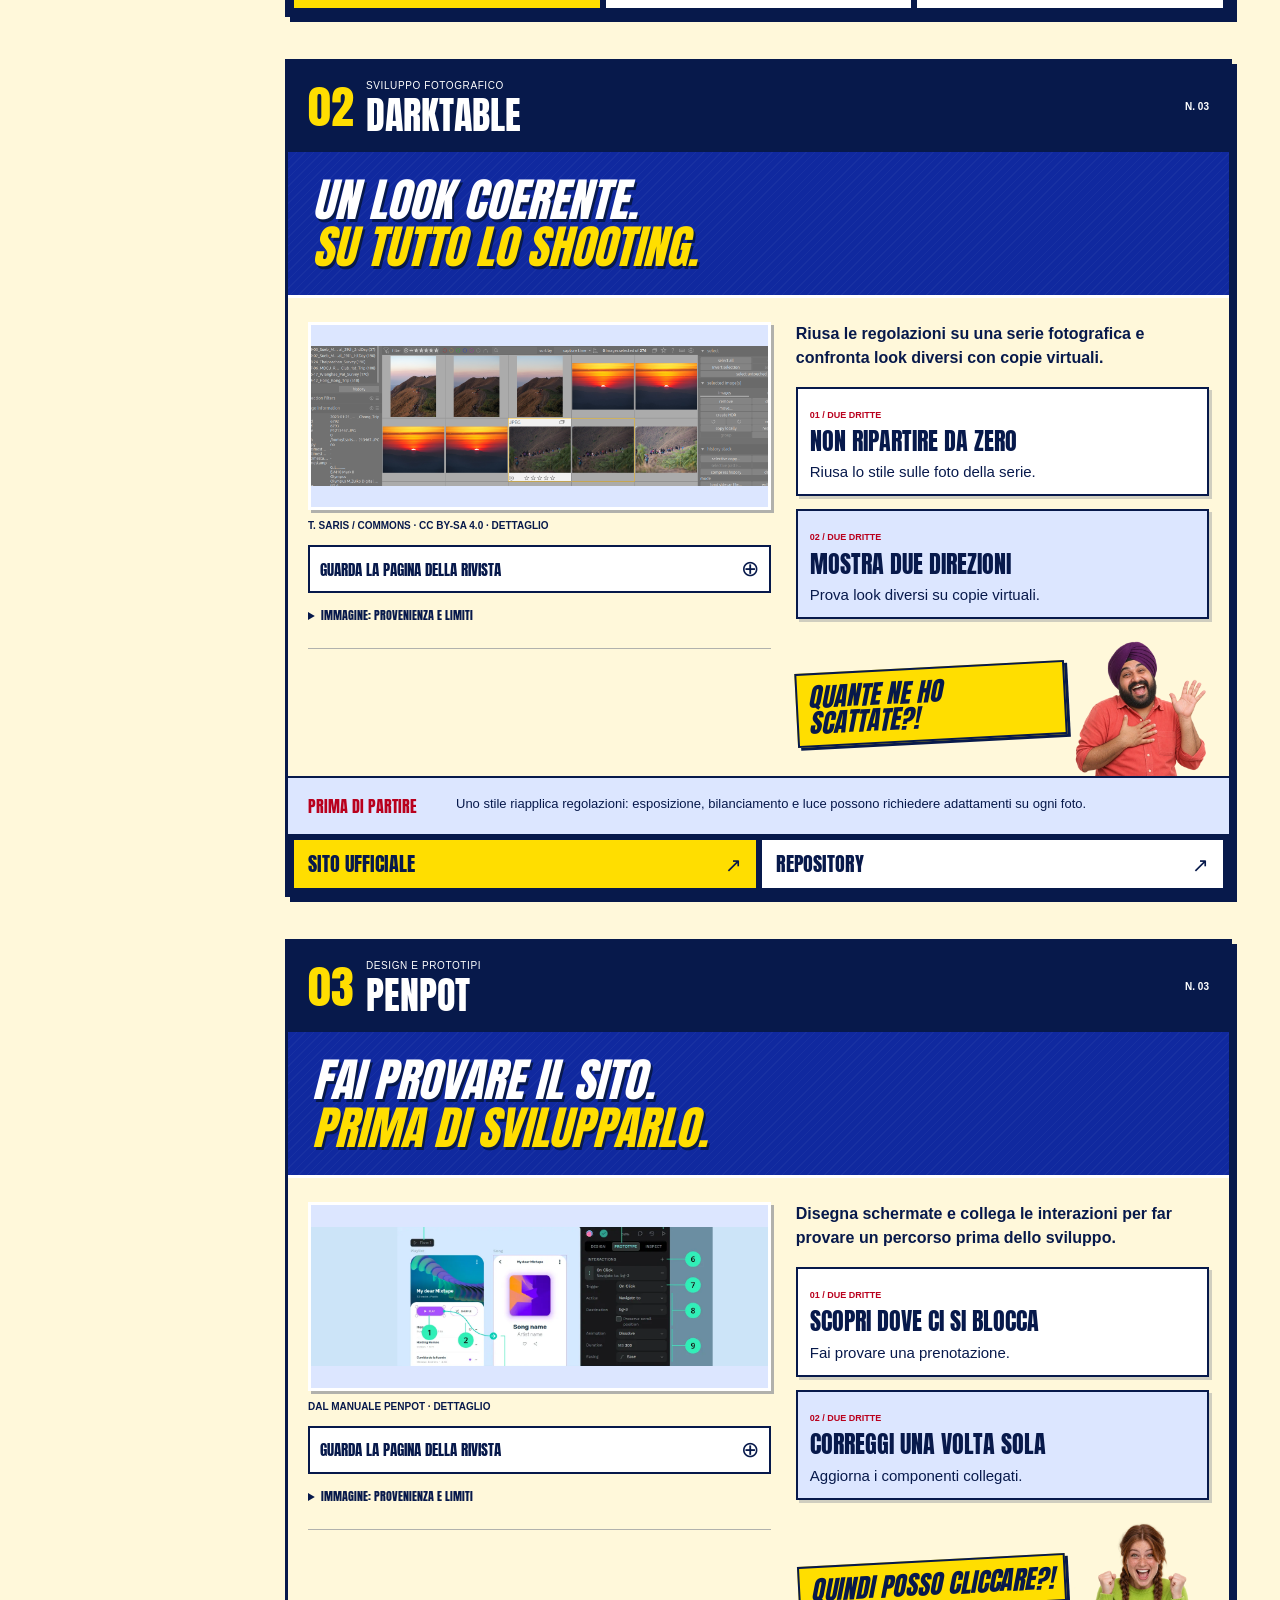
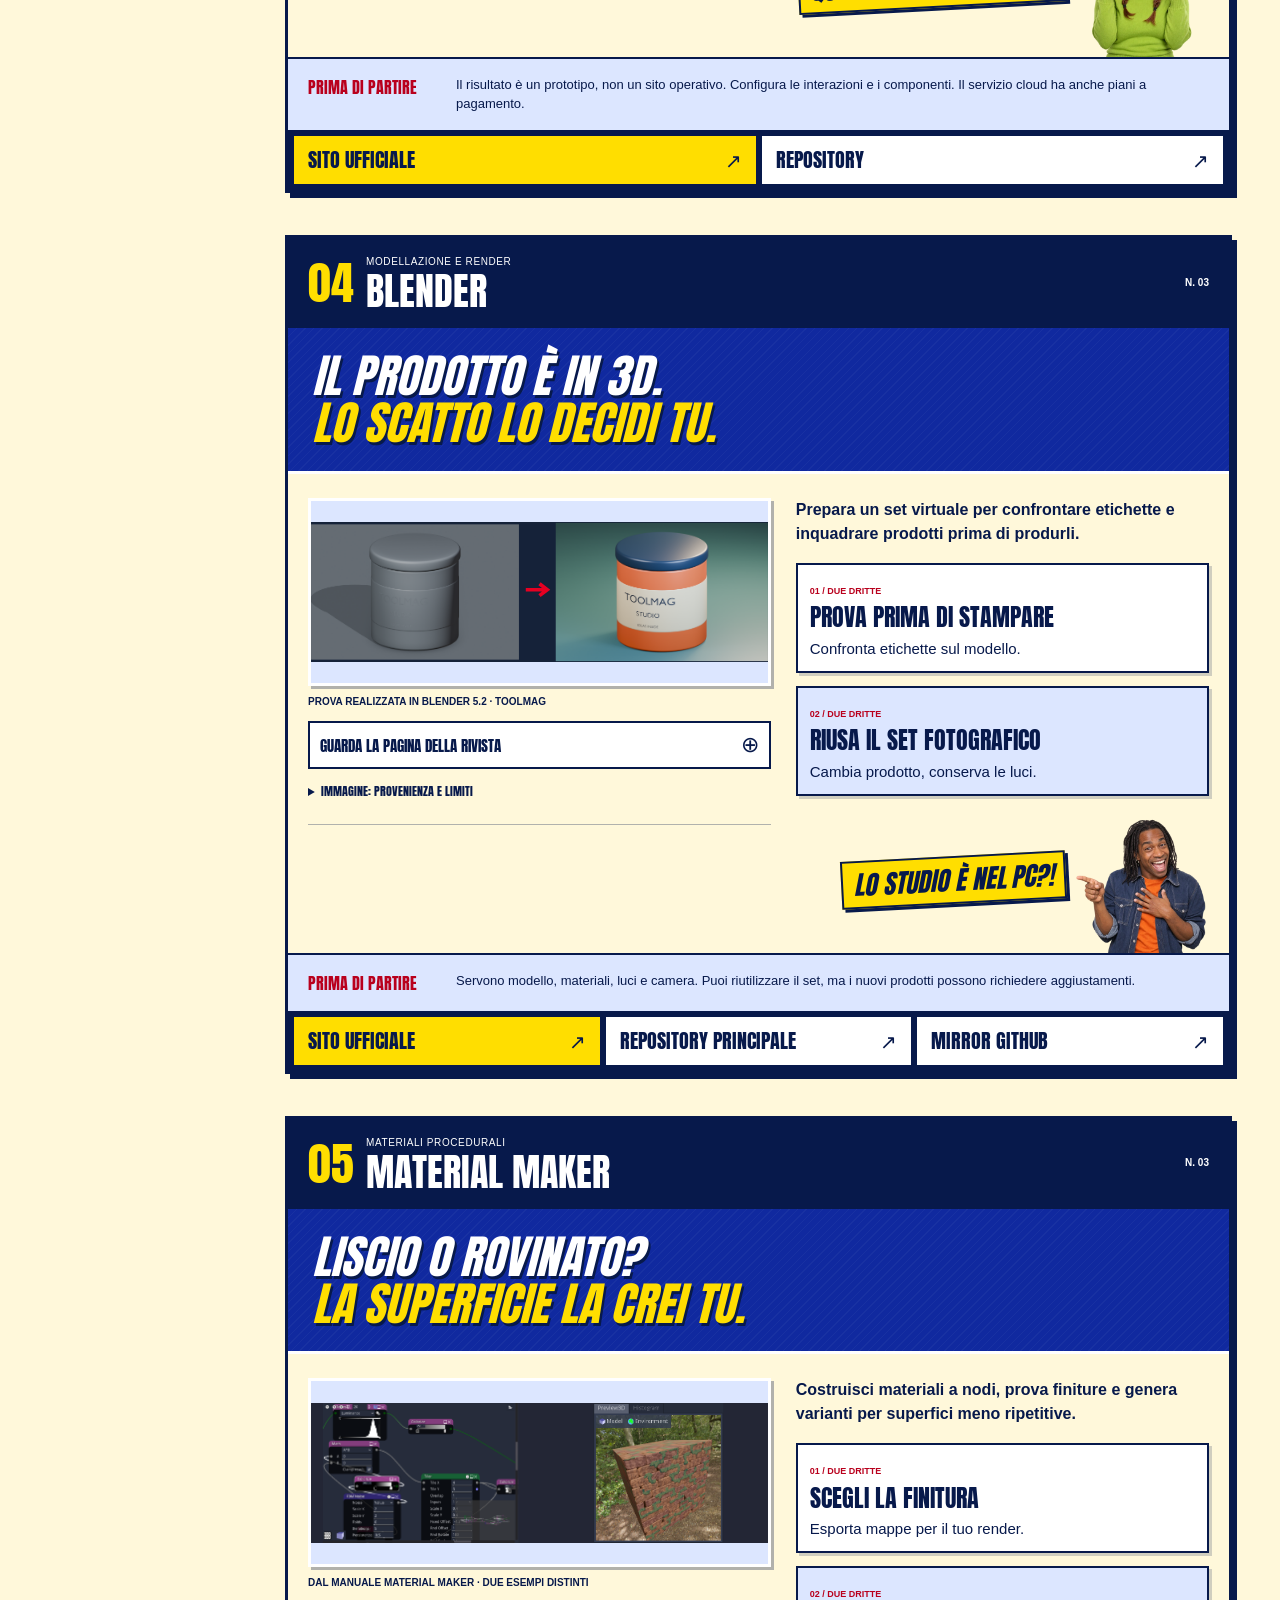
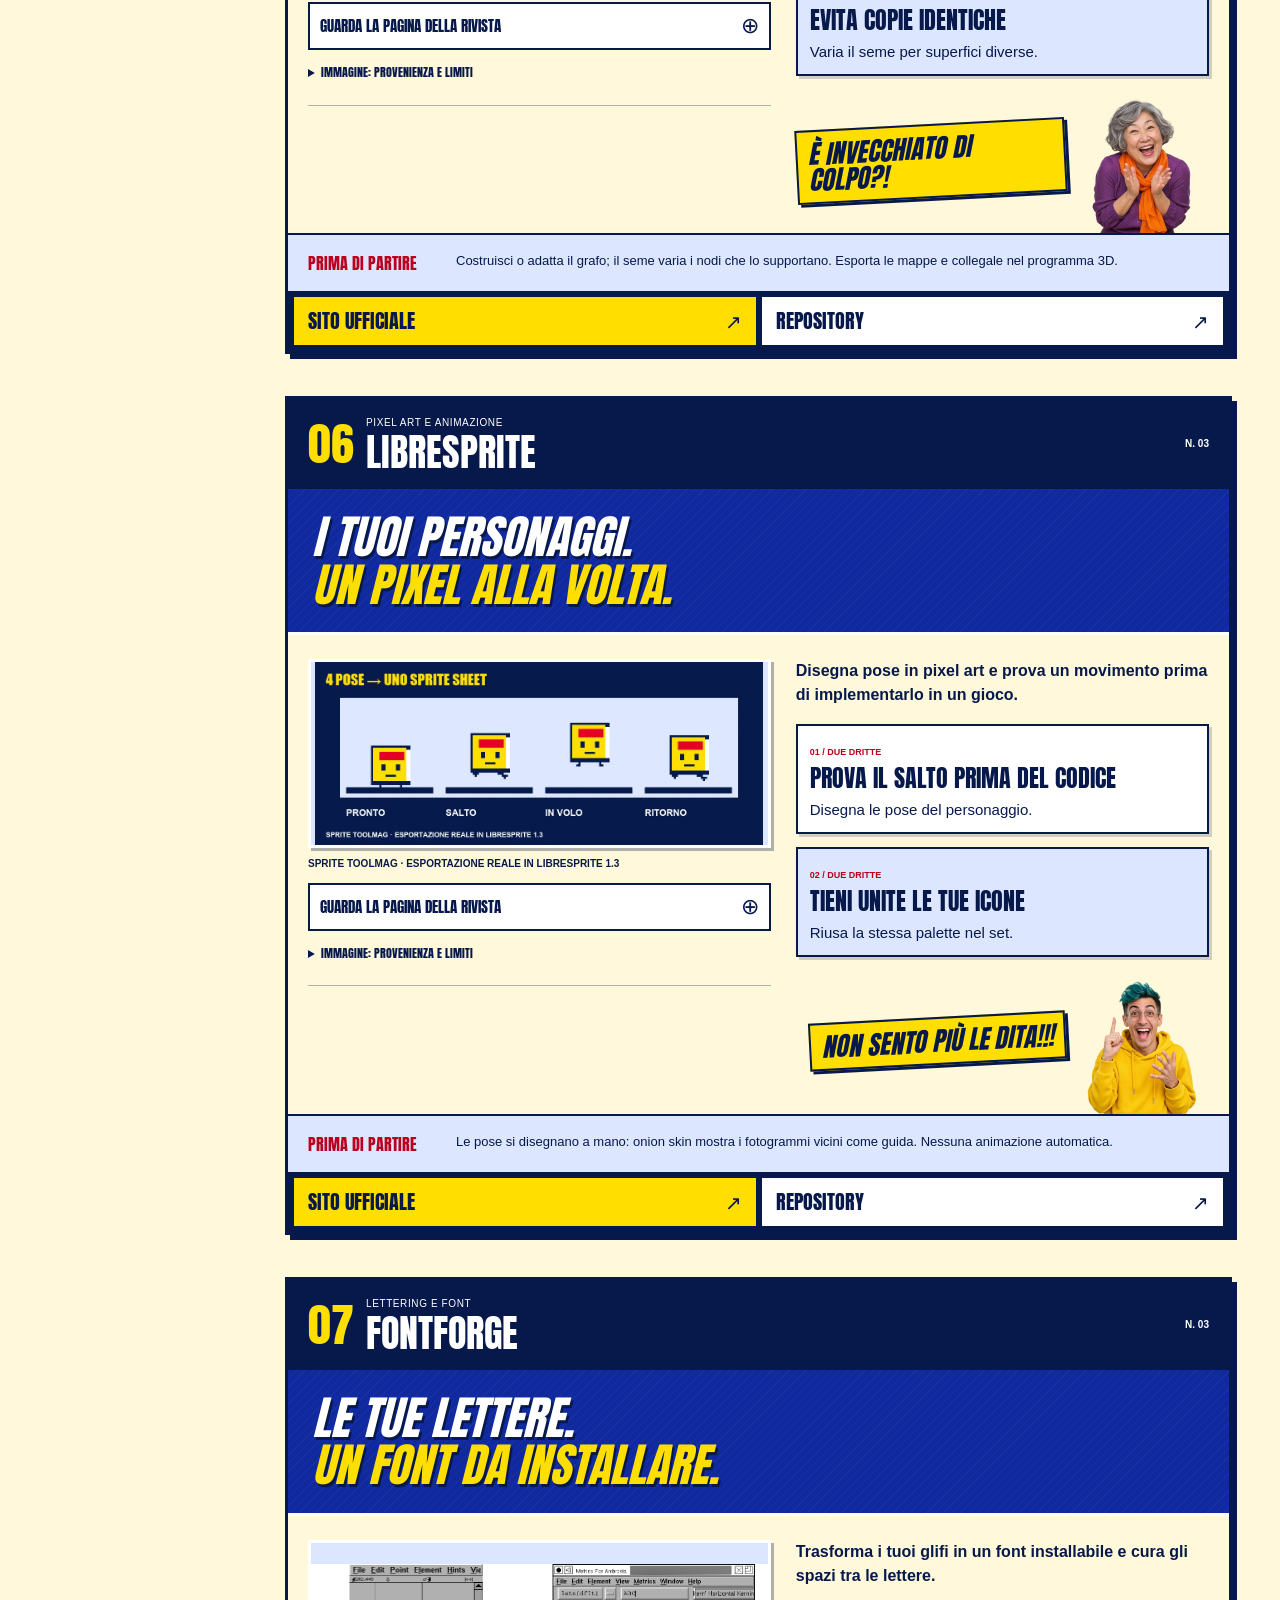
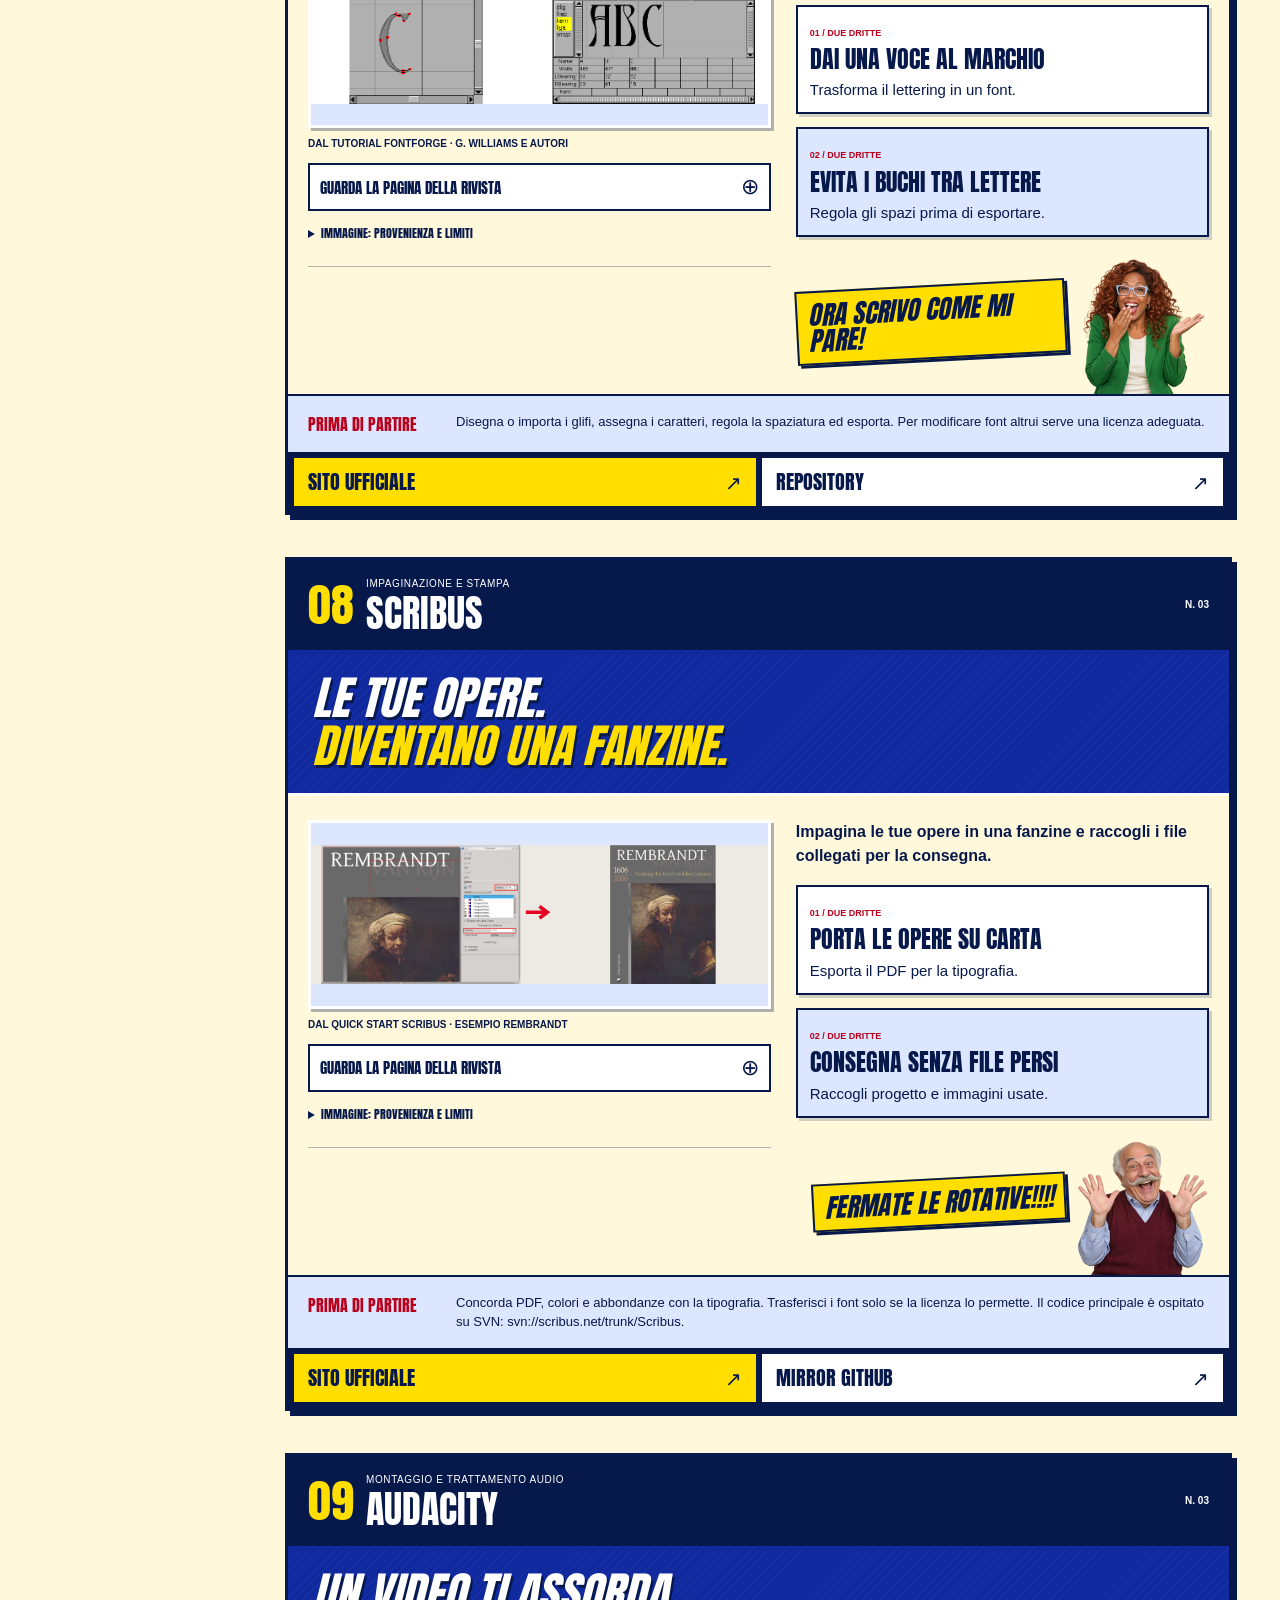
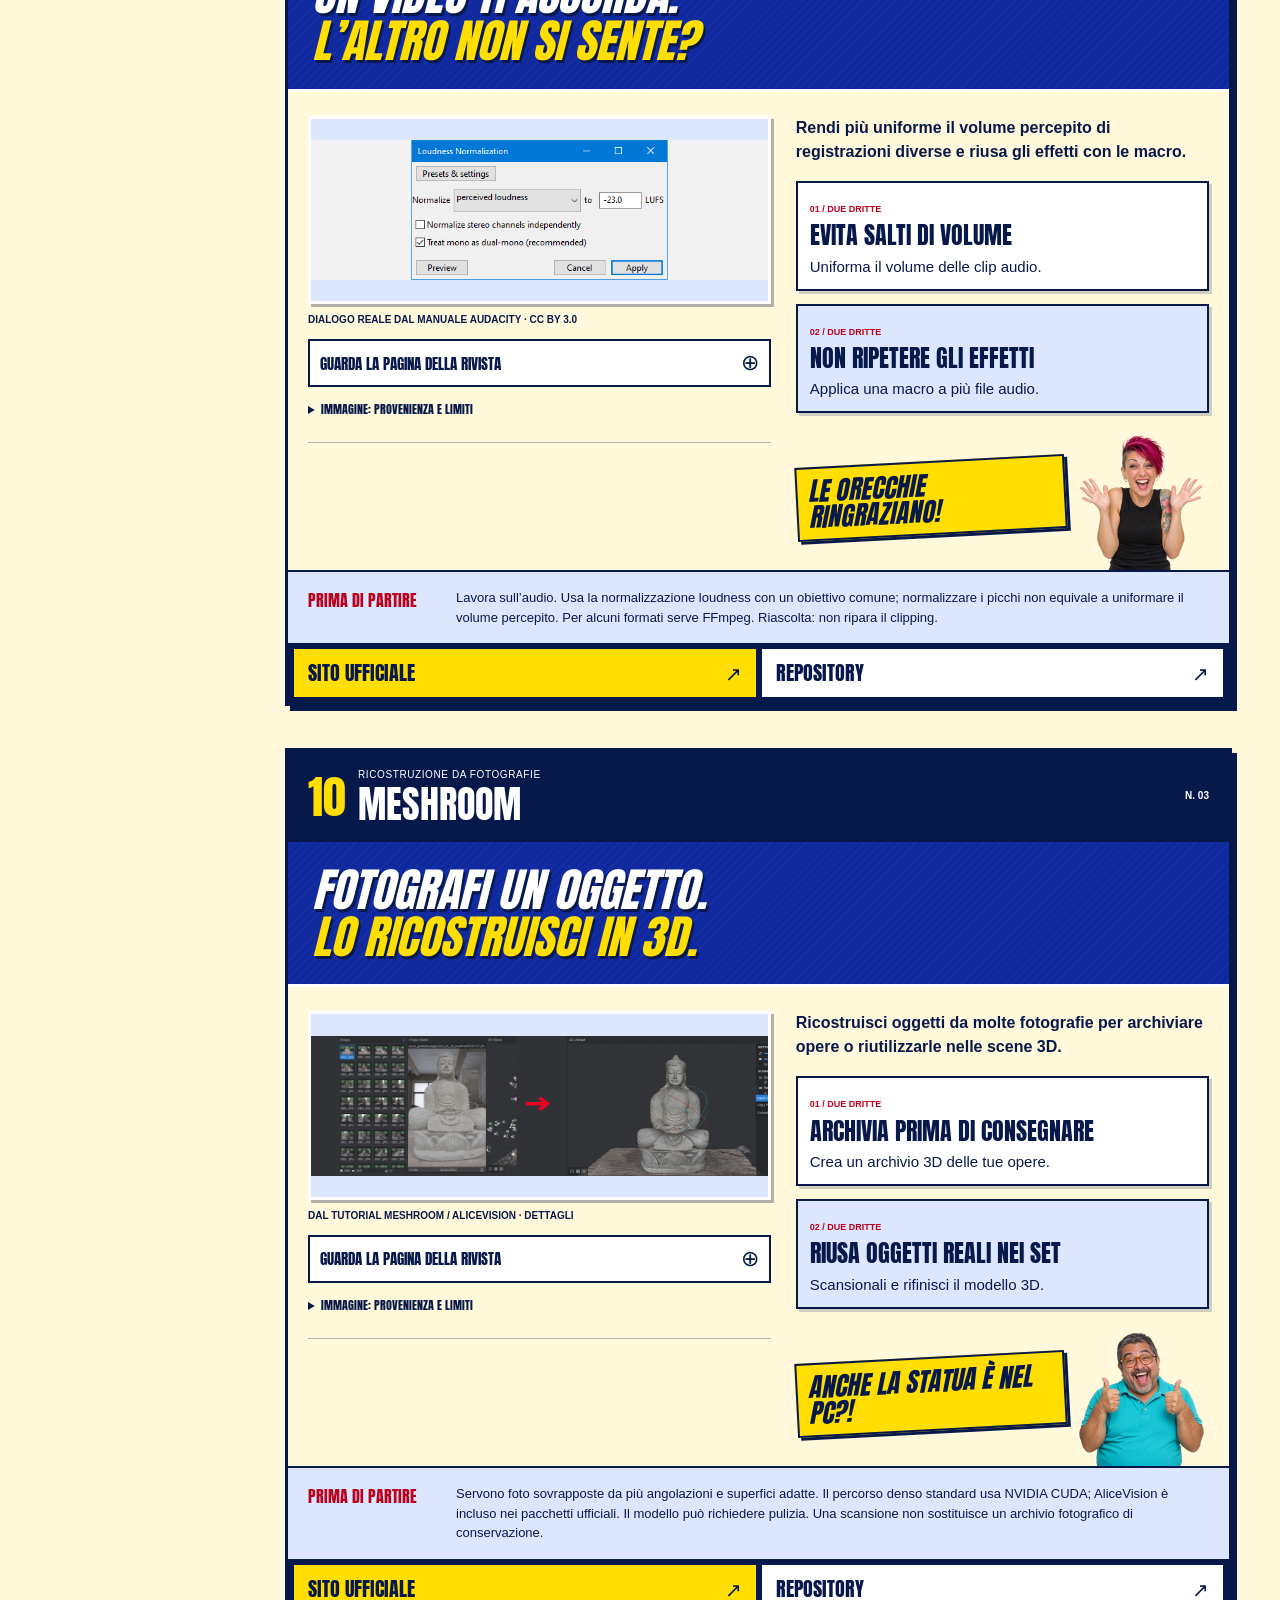
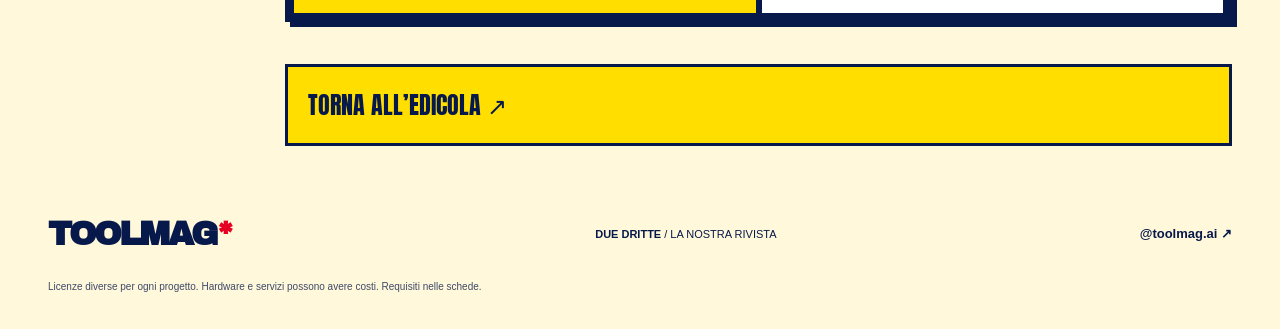
<file: speciale-creativi.html>
<!doctype html><html lang="it"><head><meta charset="utf-8"><meta name="viewport" content="width=device-width,initial-scale=1"><title>Speciale CREATIVI — TOOLMAG</title><link rel="icon" href="assets-toolmag.webp"><link rel="stylesheet" href="editoriale.css?v=2"><link rel="stylesheet" href="interni.css?v=3"><script defer src="interni.js"></script></head><body><a class="skip" href="#main">Vai al contenuto</a><header class="site-head shell"><a href="index.html" class="brand" aria-label="Toolmag, homepage">TOOLMAG<span>*</span></a><p>STRUMENTI UTILI.<br>IDEE DA PROVARE.</p><nav aria-label="Navigazione principale"><a href="index.html#archivio">I numeri</a><a href="strumenti.html#strumenti">Cerca un tool ↗</a></nav></header><main id="main"><div class="breadcrumb shell"><a href="index.html#archivio">← L’EDICOLA</a><span>DUE DRITTE / N. 03</span></div><section class="collection-cover shell"><div><span class="red-kicker">DUE DRITTE · SPECIALE CREATIVI</span><h1>DIECI STRUMENTI.<br><em>LE TUE PROSSIME IDEE.</em></h1><p>Disegno, fotografia, design, 3D e audio. Gli strumenti del numero, con esempi, due idee d’uso e link diretti.</p><a href="#indice" class="collection-start">SCEGLI DA DOVE PARTIRE ↓</a></div><a href="assets-speciale-creativi.webp" target="_blank" aria-label="Guarda la copertina intera"><img src="assets-speciale-creativi.webp" alt="Copertina originale Speciale CREATIVI" width="720" height="960"></a></section><div class="collection-body shell"><aside class="jump-box" id="indice"><details><summary>IN QUESTO NUMERO <span>10 TOOL ↓</span></summary><nav aria-label="Indice dei progetti"><a href="#krita" data-jump="krita"><span>01</span>KRITA</a><a href="#darktable" data-jump="darktable"><span>02</span>DARKTABLE</a><a href="#penpot" data-jump="penpot"><span>03</span>PENPOT</a><a href="#blender" data-jump="blender"><span>04</span>BLENDER</a><a href="#material" data-jump="material"><span>05</span>MATERIAL MAKER</a><a href="#libresprite" data-jump="libresprite"><span>06</span>LIBRESPRITE</a><a href="#fontforge" data-jump="fontforge"><span>07</span>FONTFORGE</a><a href="#scribus" data-jump="scribus"><span>08</span>SCRIBUS</a><a href="#audacity" data-jump="audacity"><span>09</span>AUDACITY</a><a href="#meshroom" data-jump="meshroom"><span>10</span>MESHROOM</a></nav></details><a class="other-issue" href="speciale-trading.html">APRI LO SPECIALE TRADING ↗</a><a class="other-issue" href="speciale-ai.html">APRI LO SPECIALE AI ↗</a></aside><div class="sheets"><div class="search-panel" id="strumenti"><div class="search-fields"><label class="query-label">CERCA IN QUESTO NUMERO<span><input id="tool-query" type="search" placeholder="Prova: foto, documenti, Krita…" autocomplete="off"><button id="clear-query" type="button" aria-label="Cancella ricerca" hidden>×</button></span></label></div><div class="search-bottom"><p id="search-count" aria-live="polite"></p></div></div><div class="empty-state" hidden><h2>QUESTO TOOL<br>CI STA SFUGGENDO.</h2><p>Prova un altro termine o togli un filtro.</p><button type="button" data-reset>AZZERA RICERCA E FILTRI ↺</button></div><article class="project-sheet" id="krita" data-tool-card data-issue="creativi" data-kind="design" data-search="KRITA ILLUSTRAZIONE E PATTERN Disegna motivi ripetibili per carta e tessuti e colora la lineart con indicazioni guidate. Wrap Around permette di lavorare sulle giunture. Colorize Mask richiede indicazioni di colore e verifica del risultato. DECORA SENZA GIUNTURE Crea pattern per carta e tessuti. VELOCIZZA LE BASI COLORE Indica i colori: riempi la lineart."><header class="project-name"><span>01</span><div><small>ILLUSTRAZIONE E PATTERN</small><h2>KRITA</h2></div><b>N. 03</b></header><h3 class="project-hook">SCEGLI I COLORI.<br><em>RIEMPI IL TUO DISEGNO.</em></h3><div class="project-layout"><div class="project-media"><div class="original-visual "><img src="assets-originali-demo-krita.svg" alt="Due dettagli originali del manuale: indicazioni di colore e risultato di Colorize Mask." loading="lazy" width="1080" height="440"></div><p class="image-credit">DAL MANUALE KRITA · COLORIZE MASK</p><button class="page-open" type="button" data-page="assets-pagine-creativi-krita.webp" data-title="KRITA">GUARDA LA PAGINA DELLA RIVISTA <span>⊕</span></button><details class="provenance"><summary>IMMAGINE: PROVENIENZA E LIMITI</summary><p>Dettagli delle immagini originali del manuale. Il gancio ora riguarda Colorize Mask, la funzione effettivamente mostrata. Nessuna prova eseguita da noi in Krita.</p><p>Krita Manual contributors (Wolthera van Hövell tot Westerflier, Vancemoss, Raghavendra Kamath) · GFDL 1.3+ indicata nel sorgente della pagina; il sito descrive anche CC BY-SA per la documentazione</p><a href="https://docs.krita.org/en/tutorials/common_workflows.html" target="_blank" rel="noopener noreferrer">Apri la fonte originale <span aria-hidden="true">↗</span></a></details></div><div class="project-advice"><p class="project-description">Disegna motivi ripetibili per carta e tessuti e colora la lineart con indicazioni guidate.</p><div class="tips"><section><span>01 / DUE DRITTE</span><h4>DECORA SENZA GIUNTURE</h4><p>Crea pattern per carta e tessuti.</p></section><section><span>02 / DUE DRITTE</span><h4>VELOCIZZA LE BASI COLORE</h4><p>Indica i colori: riempi la lineart.</p></section></div><div class="project-host"><p>HA CAPITO I COLORI?!</p><img src="assets-persone-21-donna-argento.webp" alt="Personaggio originale della pagina KRITA, con reazione entusiasta" loading="lazy" width="220" height="220"></div></div></div><p class="project-requirement"><b>PRIMA DI PARTIRE</b><span>Wrap Around permette di lavorare sulle giunture. Colorize Mask richiede indicazioni di colore e verifica del risultato.</span></p><div class="project-links"><a href="https://krita.org/" target="_blank" rel="noopener noreferrer">SITO UFFICIALE <span aria-hidden="true">↗</span></a><a href="https://invent.kde.org/graphics/krita" target="_blank" rel="noopener noreferrer">REPOSITORY PRINCIPALE <span aria-hidden="true">↗</span></a><a href="https://github.com/KDE/krita" target="_blank" rel="noopener noreferrer">MIRROR GITHUB <span aria-hidden="true">↗</span></a></div></article><article class="project-sheet" id="darktable" data-tool-card data-issue="creativi" data-kind="immagini" data-search="DARKTABLE SVILUPPO FOTOGRAFICO Riusa le regolazioni su una serie fotografica e confronta look diversi con copie virtuali. Uno stile riapplica regolazioni: esposizione, bilanciamento e luce possono richiedere adattamenti su ogni foto. NON RIPARTIRE DA ZERO Riusa lo stile sulle foto della serie. MOSTRA DUE DIREZIONI Prova look diversi su copie virtuali."><header class="project-name"><span>02</span><div><small>SVILUPPO FOTOGRAFICO</small><h2>DARKTABLE</h2></div><b>N. 03</b></header><h3 class="project-hook">UN LOOK COERENTE.<br><em>SU TUTTO LO SHOOTING.</em></h3><div class="project-layout"><div class="project-media"><div class="original-visual "><img src="assets-originali-demo-darktable.svg" alt="Dettaglio autentico della tavola luminosa di darktable 4.4.2; non un prima/dopo." loading="lazy" width="1080" height="440"></div><p class="image-credit">T. SARIS / COMMONS · CC BY-SA 4.0 · DETTAGLIO</p><button class="page-open" type="button" data-page="assets-pagine-creativi-darktable.webp" data-title="DARKTABLE">GUARDA LA PAGINA DELLA RIVISTA <span>⊕</span></button><details class="provenance"><summary>IMMAGINE: PROVENIENZA E LIMITI</summary><p>Schermata autentica darktable 4.4.2 (2023). Dettaglio della tavola luminosa. Non è un prima/dopo e non dimostra che lo stesso stile sia stato applicato a tutte le immagini.</p><p>สาริศ ธนาโสภณ / T.saris, Wikimedia Commons · CC BY-SA 4.0</p><a href="https://commons.wikimedia.org/wiki/File:Darktable_4.4.2_with_a_film_roll_opened_in_lighttable_view.png" target="_blank" rel="noopener noreferrer">Apri la fonte originale <span aria-hidden="true">↗</span></a></details></div><div class="project-advice"><p class="project-description">Riusa le regolazioni su una serie fotografica e confronta look diversi con copie virtuali.</p><div class="tips"><section><span>01 / DUE DRITTE</span><h4>NON RIPARTIRE DA ZERO</h4><p>Riusa lo stile sulle foto della serie.</p></section><section><span>02 / DUE DRITTE</span><h4>MOSTRA DUE DIREZIONI</h4><p>Prova look diversi su copie virtuali.</p></section></div><div class="project-host"><p>QUANTE NE HO SCATTATE?!</p><img src="assets-persone-22-uomo-turbante.webp" alt="Personaggio originale della pagina DARKTABLE, con reazione entusiasta" loading="lazy" width="220" height="220"></div></div></div><p class="project-requirement"><b>PRIMA DI PARTIRE</b><span>Uno stile riapplica regolazioni: esposizione, bilanciamento e luce possono richiedere adattamenti su ogni foto.</span></p><div class="project-links"><a href="https://www.darktable.org/" target="_blank" rel="noopener noreferrer">SITO UFFICIALE <span aria-hidden="true">↗</span></a><a href="https://github.com/darktable-org/darktable" target="_blank" rel="noopener noreferrer">REPOSITORY <span aria-hidden="true">↗</span></a></div></article><article class="project-sheet" id="penpot" data-tool-card data-issue="creativi" data-kind="design" data-search="PENPOT DESIGN E PROTOTIPI Disegna schermate e collega le interazioni per far provare un percorso prima dello sviluppo. Il risultato è un prototipo, non un sito operativo. Configura le interazioni e i componenti. Il servizio cloud ha anche piani a pagamento. SCOPRI DOVE CI SI BLOCCA Fai provare una prenotazione. CORREGGI UNA VOLTA SOLA Aggiorna i componenti collegati."><header class="project-name"><span>03</span><div><small>DESIGN E PROTOTIPI</small><h2>PENPOT</h2></div><b>N. 03</b></header><h3 class="project-hook">FAI PROVARE IL SITO.<br><em>PRIMA DI SVILUPPARLO.</em></h3><div class="project-layout"><div class="project-media"><div class="original-visual "><img src="assets-originali-demo-penpot.svg" alt="Schermata originale del manuale Penpot: pulsante Play collegato alla schermata del brano." loading="lazy" width="1080" height="440"></div><p class="image-credit">DAL MANUALE PENPOT · DETTAGLIO</p><button class="page-open" type="button" data-page="assets-pagine-creativi-penpot.webp" data-title="PENPOT">GUARDA LA PAGINA DELLA RIVISTA <span>⊕</span></button><details class="provenance"><summary>IMMAGINE: PROVENIENZA E LIMITI</summary><p>Dettaglio della schermata nel manuale ufficiale. Collegamento tra schermate di un prototipo musicale. Non è un sito funzionante né una prova eseguita da noi.</p><p>Penpot documentation contributors · Repository penpot/penpot-docs: MPL 2.0; nessun avviso separato rilevato per questa immagine</p><a href="https://help.penpot.app/user-guide/prototyping-testing/prototyping/" target="_blank" rel="noopener noreferrer">Apri la fonte originale <span aria-hidden="true">↗</span></a></details></div><div class="project-advice"><p class="project-description">Disegna schermate e collega le interazioni per far provare un percorso prima dello sviluppo.</p><div class="tips"><section><span>01 / DUE DRITTE</span><h4>SCOPRI DOVE CI SI BLOCCA</h4><p>Fai provare una prenotazione.</p></section><section><span>02 / DUE DRITTE</span><h4>CORREGGI UNA VOLTA SOLA</h4><p>Aggiorna i componenti collegati.</p></section></div><div class="project-host"><p>QUINDI POSSO CLICCARE?!</p><img src="assets-persone-23-donna-lentiggini.webp" alt="Personaggio originale della pagina PENPOT, con reazione entusiasta" loading="lazy" width="220" height="220"></div></div></div><p class="project-requirement"><b>PRIMA DI PARTIRE</b><span>Il risultato è un prototipo, non un sito operativo. Configura le interazioni e i componenti. Il servizio cloud ha anche piani a pagamento.</span></p><div class="project-links"><a href="https://penpot.app/" target="_blank" rel="noopener noreferrer">SITO UFFICIALE <span aria-hidden="true">↗</span></a><a href="https://github.com/penpot/penpot" target="_blank" rel="noopener noreferrer">REPOSITORY <span aria-hidden="true">↗</span></a></div></article><article class="project-sheet" id="blender" data-tool-card data-issue="creativi" data-kind="immagini" data-search="BLENDER MODELLAZIONE E RENDER Prepara un set virtuale per confrontare etichette e inquadrare prodotti prima di produrli. Servono modello, materiali, luci e camera. Puoi riutilizzare il set, ma i nuovi prodotti possono richiedere aggiustamenti. PROVA PRIMA DI STAMPARE Confronta etichette sul modello. RIUSA IL SET FOTOGRAFICO Cambia prodotto, conserva le luci."><header class="project-name"><span>04</span><div><small>MODELLAZIONE E RENDER</small><h2>BLENDER</h2></div><b>N. 03</b></header><h3 class="project-hook">IL PRODOTTO È IN 3D.<br><em>LO SCATTO LO DECIDI TU.</em></h3><div class="project-layout"><div class="project-media"><div class="original-visual "><img src="assets-originali-demo-blender.svg" alt="Stesso packaging modellato e renderizzato realmente in Blender; file blend incluso." loading="lazy" width="1080" height="440"></div><p class="image-credit">PROVA REALIZZATA IN BLENDER 5.2 · TOOLMAG</p><button class="page-open" type="button" data-page="assets-pagine-creativi-blender.webp" data-title="BLENDER">GUARDA LA PAGINA DELLA RIVISTA <span>⊕</span></button><details class="provenance"><summary>IMMAGINE: PROVENIENZA E LIMITI</summary><p>Modello e render realmente prodotti in Blender 5.2.1. Stesso modello, stessa camera; passaggio da vista Workbench a render EEVEE. Script tools/demo_blender.py e file .blend conservati.</p><p>Toolmag · Asset originale del numero Toolmag</p><a href="https://www.blender.org/" target="_blank" rel="noopener noreferrer">Apri la fonte originale <span aria-hidden="true">↗</span></a></details></div><div class="project-advice"><p class="project-description">Prepara un set virtuale per confrontare etichette e inquadrare prodotti prima di produrli.</p><div class="tips"><section><span>01 / DUE DRITTE</span><h4>PROVA PRIMA DI STAMPARE</h4><p>Confronta etichette sul modello.</p></section><section><span>02 / DUE DRITTE</span><h4>RIUSA IL SET FOTOGRAFICO</h4><p>Cambia prodotto, conserva le luci.</p></section></div><div class="project-host"><p>LO STUDIO È NEL PC?!</p><img src="assets-persone-24-uomo-treccine.webp" alt="Personaggio originale della pagina BLENDER, con reazione entusiasta" loading="lazy" width="220" height="220"></div></div></div><p class="project-requirement"><b>PRIMA DI PARTIRE</b><span>Servono modello, materiali, luci e camera. Puoi riutilizzare il set, ma i nuovi prodotti possono richiedere aggiustamenti.</span></p><div class="project-links"><a href="https://www.blender.org/" target="_blank" rel="noopener noreferrer">SITO UFFICIALE <span aria-hidden="true">↗</span></a><a href="https://projects.blender.org/blender/blender" target="_blank" rel="noopener noreferrer">REPOSITORY PRINCIPALE <span aria-hidden="true">↗</span></a><a href="https://github.com/blender/blender" target="_blank" rel="noopener noreferrer">MIRROR GITHUB <span aria-hidden="true">↗</span></a></div></article><article class="project-sheet" id="material" data-tool-card data-issue="creativi" data-kind="immagini" data-search="MATERIAL MAKER MATERIALI PROCEDURALI Costruisci materiali a nodi, prova finiture e genera varianti per superfici meno ripetitive. Costruisci o adatta il grafo; il seme varia i nodi che lo supportano. Esporta le mappe e collegale nel programma 3D. SCEGLI LA FINITURA Esporta mappe per il tuo render. EVITA COPIE IDENTICHE Varia il seme per superfici diverse."><header class="project-name"><span>05</span><div><small>MATERIALI PROCEDURALI</small><h2>MATERIAL MAKER</h2></div><b>N. 03</b></header><h3 class="project-hook">LISCIO O ROVINATO?<br><em>LA SUPERFICIE LA CREI TU.</em></h3><div class="project-layout"><div class="project-media"><div class="original-visual "><img src="assets-originali-demo-material.svg" alt="Due immagini originali del manuale: grafo e anteprima 3D, non uno stesso flusso prima/dopo." loading="lazy" width="1080" height="440"></div><p class="image-credit">DAL MANUALE MATERIAL MAKER · DUE ESEMPI DISTINTI</p><button class="page-open" type="button" data-page="assets-pagine-creativi-material.webp" data-title="MATERIAL MAKER">GUARDA LA PAGINA DELLA RIVISTA <span>⊕</span></button><details class="provenance"><summary>IMMAGINE: PROVENIENZA E LIMITI</summary><p>Due immagini autentiche della documentazione. Grafo e anteprima sono esempi distinti. Non sono presentati come input/output dello stesso materiale.</p><p>Rod Zilla e contributori di Material Maker · MIT (repository)</p><a href="https://rodzill4.github.io/material-maker/doc/user_interface_3d_preview_panel.html" target="_blank" rel="noopener noreferrer">Apri la fonte originale <span aria-hidden="true">↗</span></a></details></div><div class="project-advice"><p class="project-description">Costruisci materiali a nodi, prova finiture e genera varianti per superfici meno ripetitive.</p><div class="tips"><section><span>01 / DUE DRITTE</span><h4>SCEGLI LA FINITURA</h4><p>Esporta mappe per il tuo render.</p></section><section><span>02 / DUE DRITTE</span><h4>EVITA COPIE IDENTICHE</h4><p>Varia il seme per superfici diverse.</p></section></div><div class="project-host"><p>È INVECCHIATO DI COLPO?!</p><img src="assets-persone-25-signora-viola.webp" alt="Personaggio originale della pagina MATERIAL MAKER, con reazione entusiasta" loading="lazy" width="220" height="220"></div></div></div><p class="project-requirement"><b>PRIMA DI PARTIRE</b><span>Costruisci o adatta il grafo; il seme varia i nodi che lo supportano. Esporta le mappe e collegale nel programma 3D.</span></p><div class="project-links"><a href="https://www.materialmaker.org/" target="_blank" rel="noopener noreferrer">SITO UFFICIALE <span aria-hidden="true">↗</span></a><a href="https://github.com/RodZill4/material-maker" target="_blank" rel="noopener noreferrer">REPOSITORY <span aria-hidden="true">↗</span></a></div></article><article class="project-sheet" id="libresprite" data-tool-card data-issue="creativi" data-kind="design" data-search="LIBRESPRITE PIXEL ART E ANIMAZIONE Disegna pose in pixel art e prova un movimento prima di implementarlo in un gioco. Le pose si disegnano a mano: onion skin mostra i fotogrammi vicini come guida. Nessuna animazione automatica. PROVA IL SALTO PRIMA DEL CODICE Disegna le pose del personaggio. TIENI UNITE LE TUE ICONE Riusa la stessa palette nel set."><header class="project-name"><span>06</span><div><small>PIXEL ART E ANIMAZIONE</small><h2>LIBRESPRITE</h2></div><b>N. 03</b></header><h3 class="project-hook">I TUOI PERSONAGGI.<br><em>UN PIXEL ALLA VOLTA.</em></h3><div class="project-layout"><div class="project-media"><div class="original-visual "><img src="assets-originali-libresprite-demo.webp" alt="Quattro pose del personaggio rivista TOOLMAG, esportate in uno sprite sheet con LibreSprite" loading="lazy" width="1080" height="440"></div><p class="image-credit">SPRITE TOOLMAG · ESPORTAZIONE REALE IN LIBRESPRITE 1.3</p><button class="page-open" type="button" data-page="assets-originali-libresprite-pagina-web.webp" data-title="LIBRESPRITE">GUARDA LA PAGINA DELLA RIVISTA <span>⊕</span></button><details class="provenance"><summary>IMMAGINE: PROVENIENZA E LIMITI</summary><p>Dimostrazione originale TOOLMAG. Quattro pose originali importate in LibreSprite 1.3 e realmente esportate in un file .ase e uno sprite sheet. Le pose sono disegnate, non create automaticamente. La pagina della rivista qui mostrata è aggiornata solo nella demo; il carosello originale resta archiviato.</p><p>TOOLMAG · Artwork originale TOOLMAG, utilizzato sul proprio sito</p><a href="https://lucasx153.github.io/toolmag/assets-originali-libresprite-README.md" target="_blank" rel="noopener noreferrer">Apri la fonte originale <span aria-hidden="true">↗</span></a></details></div><div class="project-advice"><p class="project-description">Disegna pose in pixel art e prova un movimento prima di implementarlo in un gioco.</p><div class="tips"><section><span>01 / DUE DRITTE</span><h4>PROVA IL SALTO PRIMA DEL CODICE</h4><p>Disegna le pose del personaggio.</p></section><section><span>02 / DUE DRITTE</span><h4>TIENI UNITE LE TUE ICONE</h4><p>Riusa la stessa palette nel set.</p></section></div><div class="project-host"><p>NON SENTO PIÙ LE DITA!!!</p><img src="assets-persone-26-uomo-ciuffo.webp" alt="Personaggio originale della pagina LIBRESPRITE, con reazione entusiasta" loading="lazy" width="220" height="220"></div></div></div><p class="project-requirement"><b>PRIMA DI PARTIRE</b><span>Le pose si disegnano a mano: onion skin mostra i fotogrammi vicini come guida. Nessuna animazione automatica.</span></p><div class="project-links"><a href="https://libresprite.github.io/" target="_blank" rel="noopener noreferrer">SITO UFFICIALE <span aria-hidden="true">↗</span></a><a href="https://github.com/LibreSprite/LibreSprite" target="_blank" rel="noopener noreferrer">REPOSITORY <span aria-hidden="true">↗</span></a></div></article><article class="project-sheet" id="fontforge" data-tool-card data-issue="creativi" data-kind="design" data-search="FONTFORGE LETTERING E FONT Trasforma i tuoi glifi in un font installabile e cura gli spazi tra le lettere. Disegna o importa i glifi, assegna i caratteri, regola la spaziatura ed esporta. Per modificare font altrui serve una licenza adeguata. DAI UNA VOCE AL MARCHIO Trasforma il lettering in un font. EVITA I BUCHI TRA LETTERE Regola gli spazi prima di esportare."><header class="project-name"><span>07</span><div><small>LETTERING E FONT</small><h2>FONTFORGE</h2></div><b>N. 03</b></header><h3 class="project-hook">LE TUE LETTERE.<br><em>UN FONT DA INSTALLARE.</em></h3><div class="project-layout"><div class="project-media"><div class="original-visual "><img src="assets-originali-demo-fontforge.svg" alt="Immagini originali del tutorial FontForge: disegno del glifo C e finestra metrica Ambrosia." loading="lazy" width="1080" height="440"></div><p class="image-credit">DAL TUTORIAL FONTFORGE · G. WILLIAMS E AUTORI</p><button class="page-open" type="button" data-page="assets-pagine-creativi-fontforge.webp" data-title="FONTFORGE">GUARDA LA PAGINA DELLA RIVISTA <span>⊕</span></button><details class="provenance"><summary>IMMAGINE: PROVENIENZA E LIMITI</summary><p>Immagini originali del tutorial FontForge. Disegno del glifo e vista metrica Ambrosia. Non documentano un’installazione di font effettuata da noi.</p><p>George Williams e autori FontForge · Repository: GPL-3.0+ con molte parti BSD; nessun avviso separato rilevato per le due immagini del tutorial</p><a href="https://fontforge.org/docs/tutorial/editexample.html" target="_blank" rel="noopener noreferrer">Apri la fonte originale <span aria-hidden="true">↗</span></a></details></div><div class="project-advice"><p class="project-description">Trasforma i tuoi glifi in un font installabile e cura gli spazi tra le lettere.</p><div class="tips"><section><span>01 / DUE DRITTE</span><h4>DAI UNA VOCE AL MARCHIO</h4><p>Trasforma il lettering in un font.</p></section><section><span>02 / DUE DRITTE</span><h4>EVITA I BUCHI TRA LETTERE</h4><p>Regola gli spazi prima di esportare.</p></section></div><div class="project-host"><p>ORA SCRIVO COME MI PARE!</p><img src="assets-persone-27-donna-ricci.webp" alt="Personaggio originale della pagina FONTFORGE, con reazione entusiasta" loading="lazy" width="220" height="220"></div></div></div><p class="project-requirement"><b>PRIMA DI PARTIRE</b><span>Disegna o importa i glifi, assegna i caratteri, regola la spaziatura ed esporta. Per modificare font altrui serve una licenza adeguata.</span></p><div class="project-links"><a href="https://fontforge.org/" target="_blank" rel="noopener noreferrer">SITO UFFICIALE <span aria-hidden="true">↗</span></a><a href="https://github.com/fontforge/fontforge" target="_blank" rel="noopener noreferrer">REPOSITORY <span aria-hidden="true">↗</span></a></div></article><article class="project-sheet" id="scribus" data-tool-card data-issue="creativi" data-kind="design" data-search="SCRIBUS IMPAGINAZIONE E STAMPA Impagina le tue opere in una fanzine e raccogli i file collegati per la consegna. Concorda PDF, colori e abbondanze con la tipografia. Trasferisci i font solo se la licenza lo permette. Il codice principale è ospitato su SVN: svn://scribus.net/trunk/Scribus. PORTA LE OPERE SU CARTA Esporta il PDF per la tipografia. CONSEGNA SENZA FILE PERSI Raccogli progetto e immagini usate."><header class="project-name"><span>08</span><div><small>IMPAGINAZIONE E STAMPA</small><h2>SCRIBUS</h2></div><b>N. 03</b></header><h3 class="project-hook">LE TUE OPERE.<br><em>DIVENTANO UNA FANZINE.</em></h3><div class="project-layout"><div class="project-media"><div class="original-visual "><img src="assets-originali-demo-scribus.svg" alt="Schermata e pagina finale originali del Quick Start Guide di Scribus." loading="lazy" width="1080" height="440"></div><p class="image-credit">DAL QUICK START SCRIBUS · ESEMPIO REMBRANDT</p><button class="page-open" type="button" data-page="assets-pagine-creativi-scribus.webp" data-title="SCRIBUS">GUARDA LA PAGINA DELLA RIVISTA <span>⊕</span></button><details class="provenance"><summary>IMMAGINE: PROVENIENZA E LIMITI</summary><p>Schermata di impaginazione e pagina finale del Quick Start Guide. Estratto e composizione grafica modificata da Toolmag il 2026-11-08. Originale disponibile nel repository Scribus; non implica approvazione degli autori.</p><p>Scribus Team e autori della documentazione; dipinto di Rembrandt · Open Publication License 1.0+, con divieto opzionale di edizione in libro cartaceo senza permesso</p><a href="https://github.com/scribusproject/scribus/blob/master/doc/en/qsg.html" target="_blank" rel="noopener noreferrer">Apri la fonte originale <span aria-hidden="true">↗</span></a></details></div><div class="project-advice"><p class="project-description">Impagina le tue opere in una fanzine e raccogli i file collegati per la consegna.</p><div class="tips"><section><span>01 / DUE DRITTE</span><h4>PORTA LE OPERE SU CARTA</h4><p>Esporta il PDF per la tipografia.</p></section><section><span>02 / DUE DRITTE</span><h4>CONSEGNA SENZA FILE PERSI</h4><p>Raccogli progetto e immagini usate.</p></section></div><div class="project-host"><p>FERMATE LE ROTATIVE!!!!</p><img src="assets-persone-28-uomo-baffi.webp" alt="Personaggio originale della pagina SCRIBUS, con reazione entusiasta" loading="lazy" width="220" height="220"></div></div></div><p class="project-requirement"><b>PRIMA DI PARTIRE</b><span>Concorda PDF, colori e abbondanze con la tipografia. Trasferisci i font solo se la licenza lo permette. Il codice principale è ospitato su SVN: svn://scribus.net/trunk/Scribus.</span></p><div class="project-links"><a href="https://www.scribus.net/" target="_blank" rel="noopener noreferrer">SITO UFFICIALE <span aria-hidden="true">↗</span></a><a href="https://github.com/scribusproject/scribus" target="_blank" rel="noopener noreferrer">MIRROR GITHUB <span aria-hidden="true">↗</span></a></div></article><article class="project-sheet" id="audacity" data-tool-card data-issue="creativi" data-kind="audio" data-search="AUDACITY MONTAGGIO E TRATTAMENTO AUDIO Rendi più uniforme il volume percepito di registrazioni diverse e riusa gli effetti con le macro. Lavora sull’audio. Usa la normalizzazione loudness con un obiettivo comune; normalizzare i picchi non equivale a uniformare il volume percepito. Per alcuni formati serve FFmpeg. Riascolta: non ripara il clipping. EVITA SALTI DI VOLUME Uniforma il volume delle clip audio. NON RIPETERE GLI EFFETTI Applica una macro a più file audio."><header class="project-name"><span>09</span><div><small>MONTAGGIO E TRATTAMENTO AUDIO</small><h2>AUDACITY</h2></div><b>N. 03</b></header><h3 class="project-hook">UN VIDEO TI ASSORDA.<br><em>L’ALTRO NON SI SENTE?</em></h3><div class="project-layout"><div class="project-media"><div class="original-visual "><img src="assets-originali-demo-audacity.svg" alt="Dialogo originale Loudness Normalization dal manuale Audacity. Mostra il controllo, non un risultato misurato." loading="lazy" width="1080" height="440"></div><p class="image-credit">DIALOGO REALE DAL MANUALE AUDACITY · CC BY 3.0</p><button class="page-open" type="button" data-page="assets-pagine-creativi-audacity.webp" data-title="AUDACITY">GUARDA LA PAGINA DELLA RIVISTA <span>⊕</span></button><details class="provenance"><summary>IMMAGINE: PROVENIENZA E LIMITI</summary><p>Dialogo originale Loudness Normalization dal manuale. È il controllo reale, non una misura prima/dopo. -23 LUFS è il valore mostrato dalla fonte, non una raccomandazione universale per i social.</p><p>Audacity Manual contributors · CC BY 3.0</p><a href="https://manual.audacityteam.org/man/loudness_normalization.html" target="_blank" rel="noopener noreferrer">Apri la fonte originale <span aria-hidden="true">↗</span></a></details></div><div class="project-advice"><p class="project-description">Rendi più uniforme il volume percepito di registrazioni diverse e riusa gli effetti con le macro.</p><div class="tips"><section><span>01 / DUE DRITTE</span><h4>EVITA SALTI DI VOLUME</h4><p>Uniforma il volume delle clip audio.</p></section><section><span>02 / DUE DRITTE</span><h4>NON RIPETERE GLI EFFETTI</h4><p>Applica una macro a più file audio.</p></section></div><div class="project-host"><p>LE ORECCHIE RINGRAZIANO!</p><img src="assets-persone-29-donna-punk.webp" alt="Personaggio originale della pagina AUDACITY, con reazione entusiasta" loading="lazy" width="220" height="220"></div></div></div><p class="project-requirement"><b>PRIMA DI PARTIRE</b><span>Lavora sull’audio. Usa la normalizzazione loudness con un obiettivo comune; normalizzare i picchi non equivale a uniformare il volume percepito. Per alcuni formati serve FFmpeg. Riascolta: non ripara il clipping.</span></p><div class="project-links"><a href="https://www.audacityteam.org/" target="_blank" rel="noopener noreferrer">SITO UFFICIALE <span aria-hidden="true">↗</span></a><a href="https://github.com/audacity/audacity" target="_blank" rel="noopener noreferrer">REPOSITORY <span aria-hidden="true">↗</span></a></div></article><article class="project-sheet" id="meshroom" data-tool-card data-issue="creativi" data-kind="immagini" data-search="MESHROOM RICOSTRUZIONE DA FOTOGRAFIE Ricostruisci oggetti da molte fotografie per archiviare opere o riutilizzarle nelle scene 3D. Servono foto sovrapposte da più angolazioni e superfici adatte. Il percorso denso standard usa NVIDIA CUDA; AliceVision è incluso nei pacchetti ufficiali. Il modello può richiedere pulizia. Una scansione non sostituisce un archivio fotografico di conservazione. ARCHIVIA PRIMA DI CONSEGNARE Crea un archivio 3D delle tue opere. RIUSA OGGETTI REALI NEI SET Scansionali e rifinisci il modello 3D."><header class="project-name"><span>10</span><div><small>RICOSTRUZIONE DA FOTOGRAFIE</small><h2>MESHROOM</h2></div><b>N. 03</b></header><h3 class="project-hook">FOTOGRAFI UN OGGETTO.<br><em>LO RICOSTRUISCI IN 3D.</em></h3><div class="project-layout"><div class="project-media"><div class="original-visual "><img src="assets-originali-demo-meshroom.svg" alt="Dettagli delle foto e del modello texturizzato della stessa statua dal tutorial Meshroom." loading="lazy" width="1080" height="440"></div><p class="image-credit">DAL TUTORIAL MESHROOM / ALICEVISION · DETTAGLI</p><button class="page-open" type="button" data-page="assets-pagine-creativi-meshroom.webp" data-title="MESHROOM">GUARDA LA PAGINA DELLA RIVISTA <span>⊕</span></button><details class="provenance"><summary>IMMAGINE: PROVENIENZA E LIMITI</summary><p>Due dettagli originali del tutorial Meshroom for Beginners. Stessa statua: fotografie e ricostruzione texturizzata. Non è una scansione eseguita da noi.</p><p>AliceVision / Meshroom Manual contributors · CC BY-SA 4.0 (manuale)</p><a href="https://meshroom-manual.readthedocs.io/en/latest/tutorials/sketchfab/sketchfab.html" target="_blank" rel="noopener noreferrer">Apri la fonte originale <span aria-hidden="true">↗</span></a></details></div><div class="project-advice"><p class="project-description">Ricostruisci oggetti da molte fotografie per archiviare opere o riutilizzarle nelle scene 3D.</p><div class="tips"><section><span>01 / DUE DRITTE</span><h4>ARCHIVIA PRIMA DI CONSEGNARE</h4><p>Crea un archivio 3D delle tue opere.</p></section><section><span>02 / DUE DRITTE</span><h4>RIUSA OGGETTI REALI NEI SET</h4><p>Scansionali e rifinisci il modello 3D.</p></section></div><div class="project-host"><p>ANCHE LA STATUA È NEL PC?!</p><img src="assets-persone-30-uomo-occhiali.webp" alt="Personaggio originale della pagina MESHROOM, con reazione entusiasta" loading="lazy" width="220" height="220"></div></div></div><p class="project-requirement"><b>PRIMA DI PARTIRE</b><span>Servono foto sovrapposte da più angolazioni e superfici adatte. Il percorso denso standard usa NVIDIA CUDA; AliceVision è incluso nei pacchetti ufficiali. Il modello può richiedere pulizia. Una scansione non sostituisce un archivio fotografico di conservazione.</span></p><div class="project-links"><a href="https://github.com/alicevision/Meshroom" target="_blank" rel="noopener noreferrer">SITO UFFICIALE <span aria-hidden="true">↗</span></a><a href="https://github.com/alicevision/Meshroom" target="_blank" rel="noopener noreferrer">REPOSITORY <span aria-hidden="true">↗</span></a></div></article><a class="collection-bottom" href="index.html#archivio">TORNA ALL’EDICOLA ↗</a></div></div></main><footer class="site-footer shell"><a class="brand" href="index.html">TOOLMAG<span>*</span></a><p><b>DUE DRITTE</b> / LA NOSTRA RIVISTA</p><a href="https://www.instagram.com/toolmag.ai/" target="_blank" rel="noopener noreferrer">@toolmag.ai ↗</a><small>Licenze diverse per ogni progetto. Hardware e servizi possono avere costi. Requisiti nelle schede.</small></footer><dialog class="art-viewer" aria-labelledby="art-title"><header><h2 id="art-title">PAGINA ORIGINALE</h2><button type="button" data-close>CHIUDI ×</button></header><img id="art-image" alt=""><p>Pagina del numero originale · immagini e schemi conservati.</p></dialog></body></html>
</file>
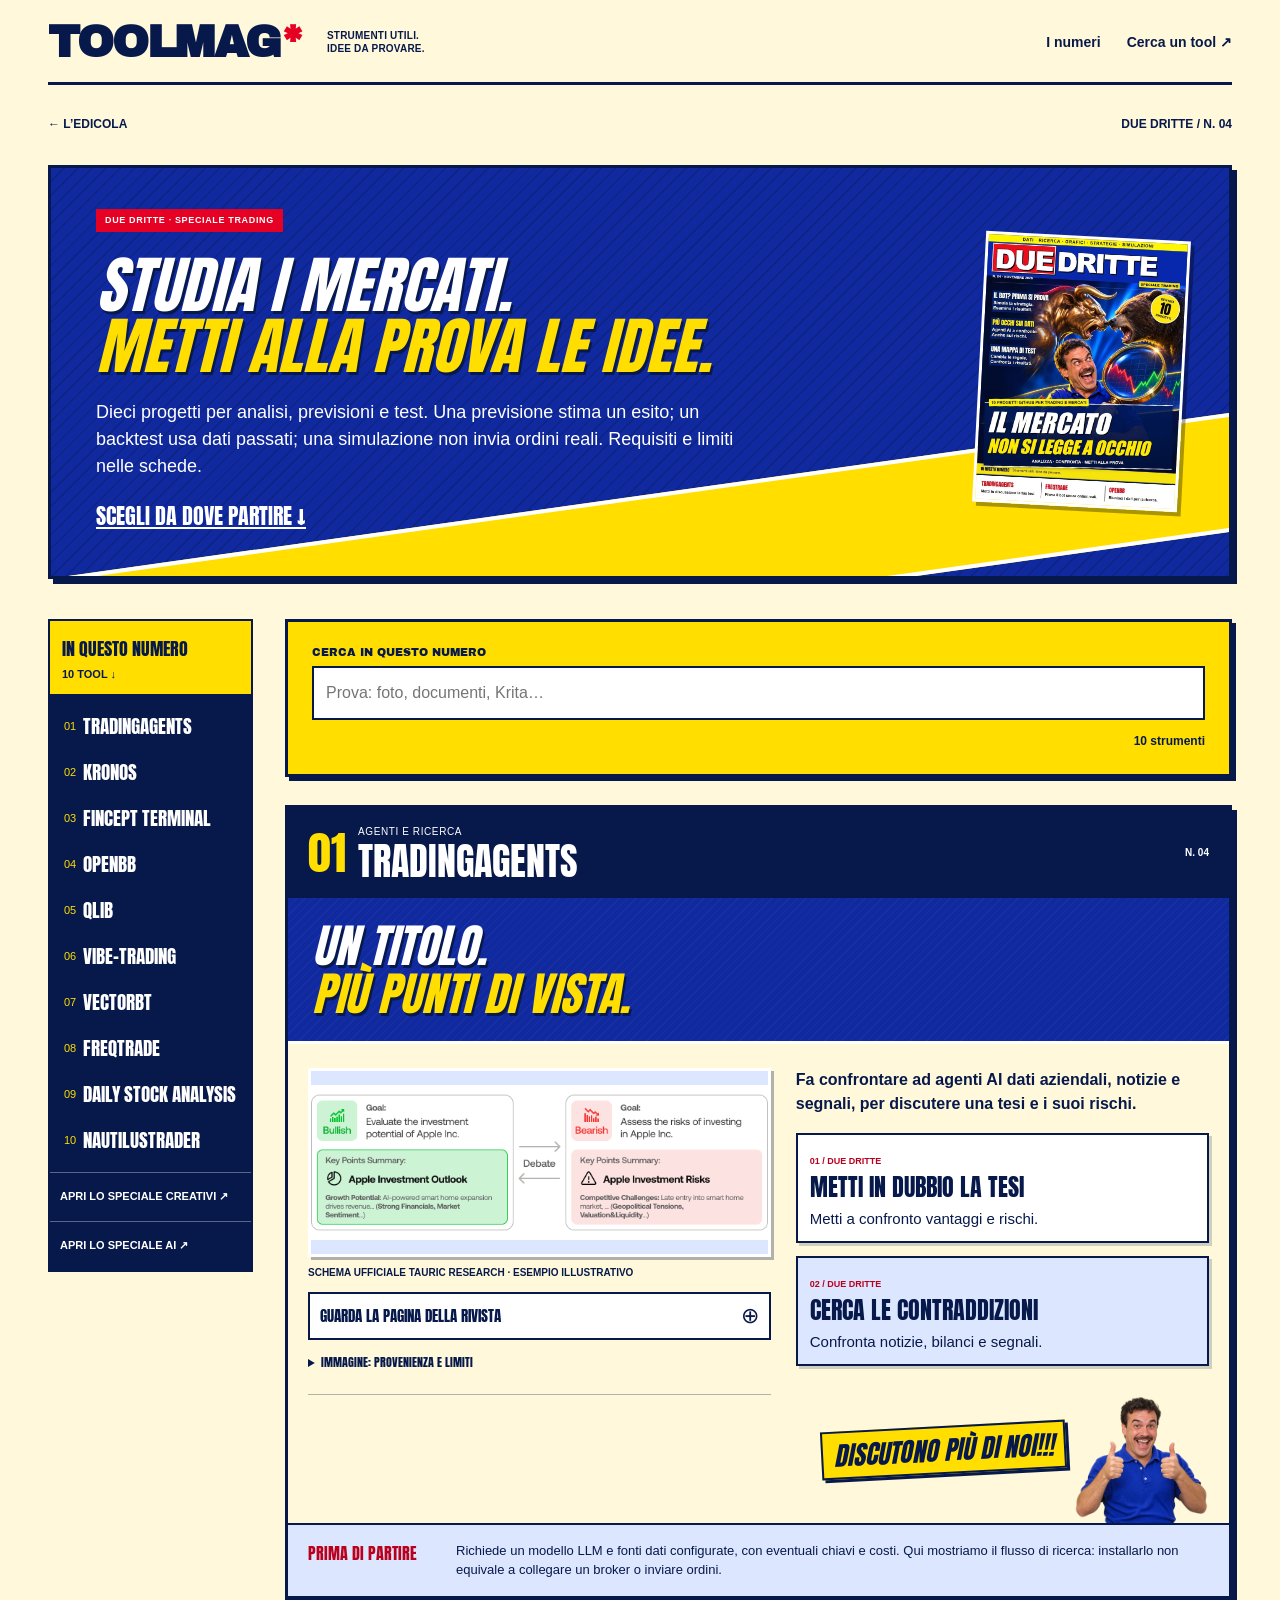
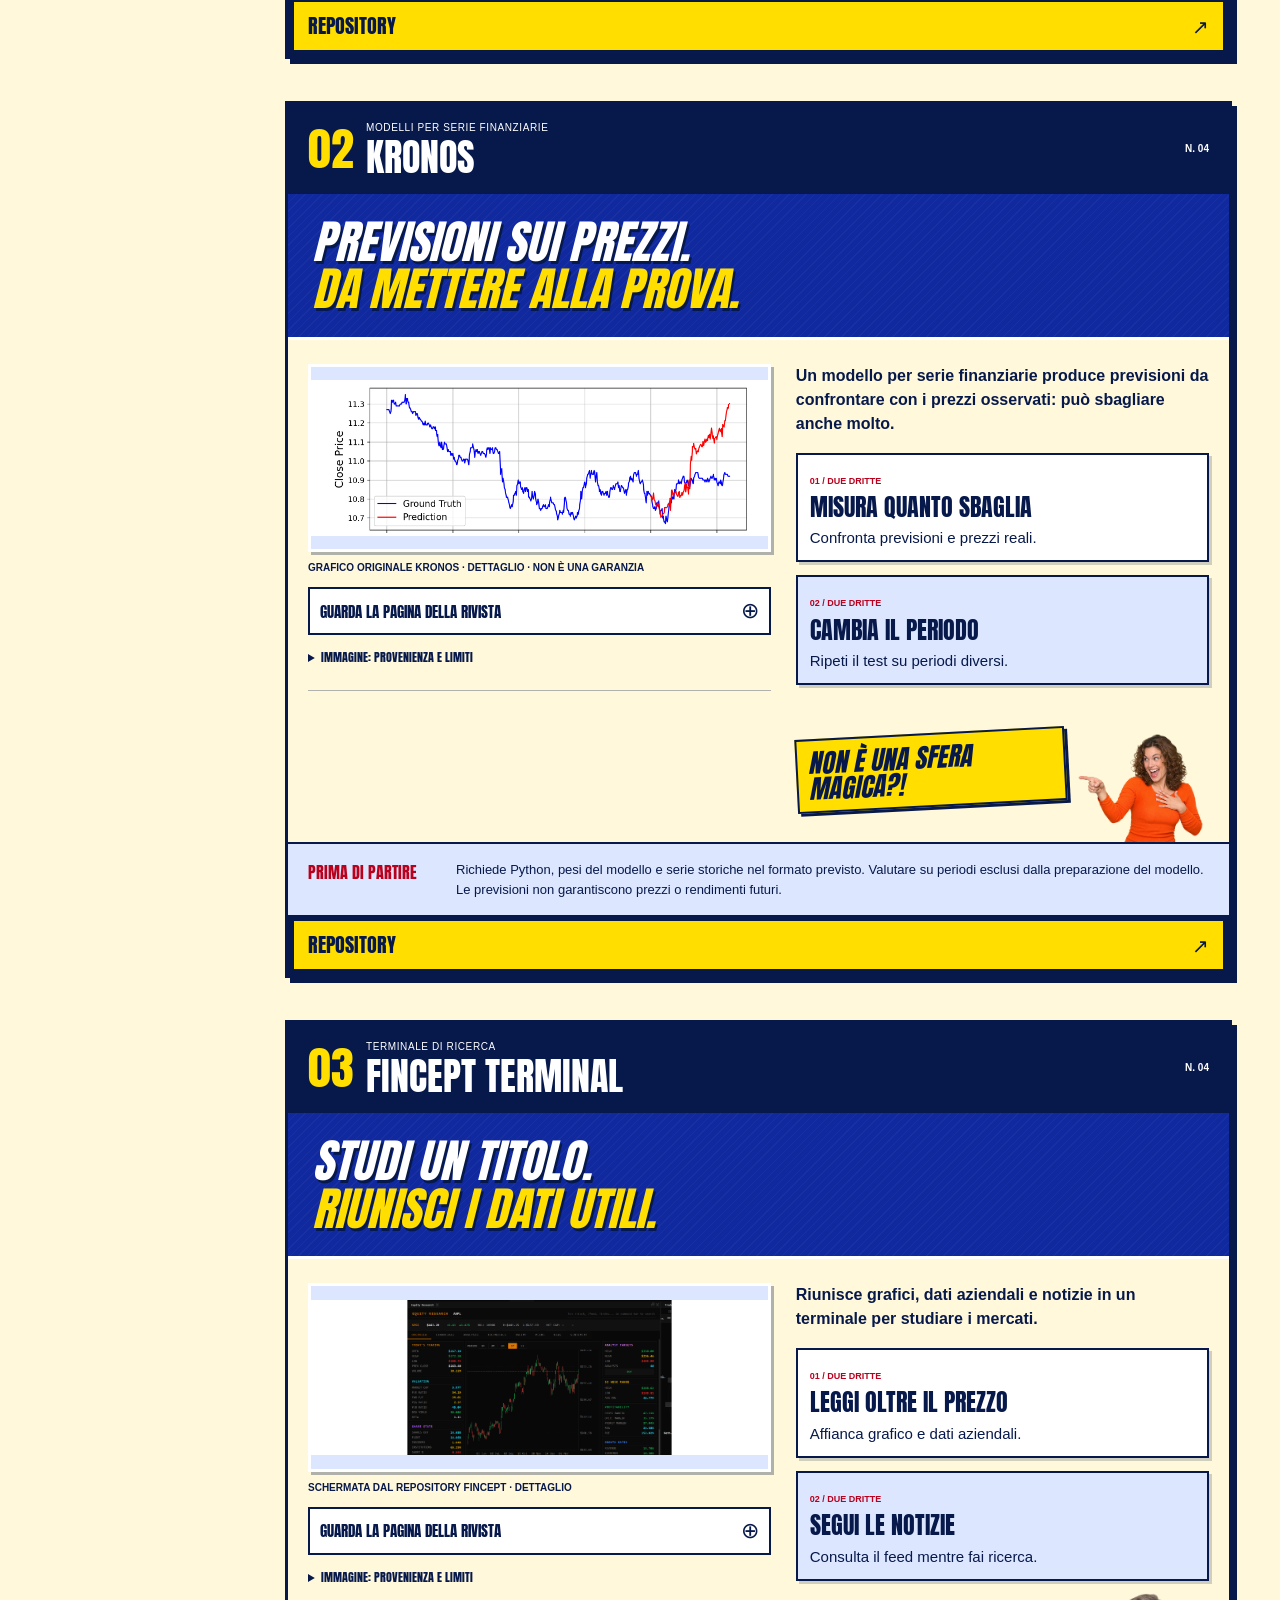
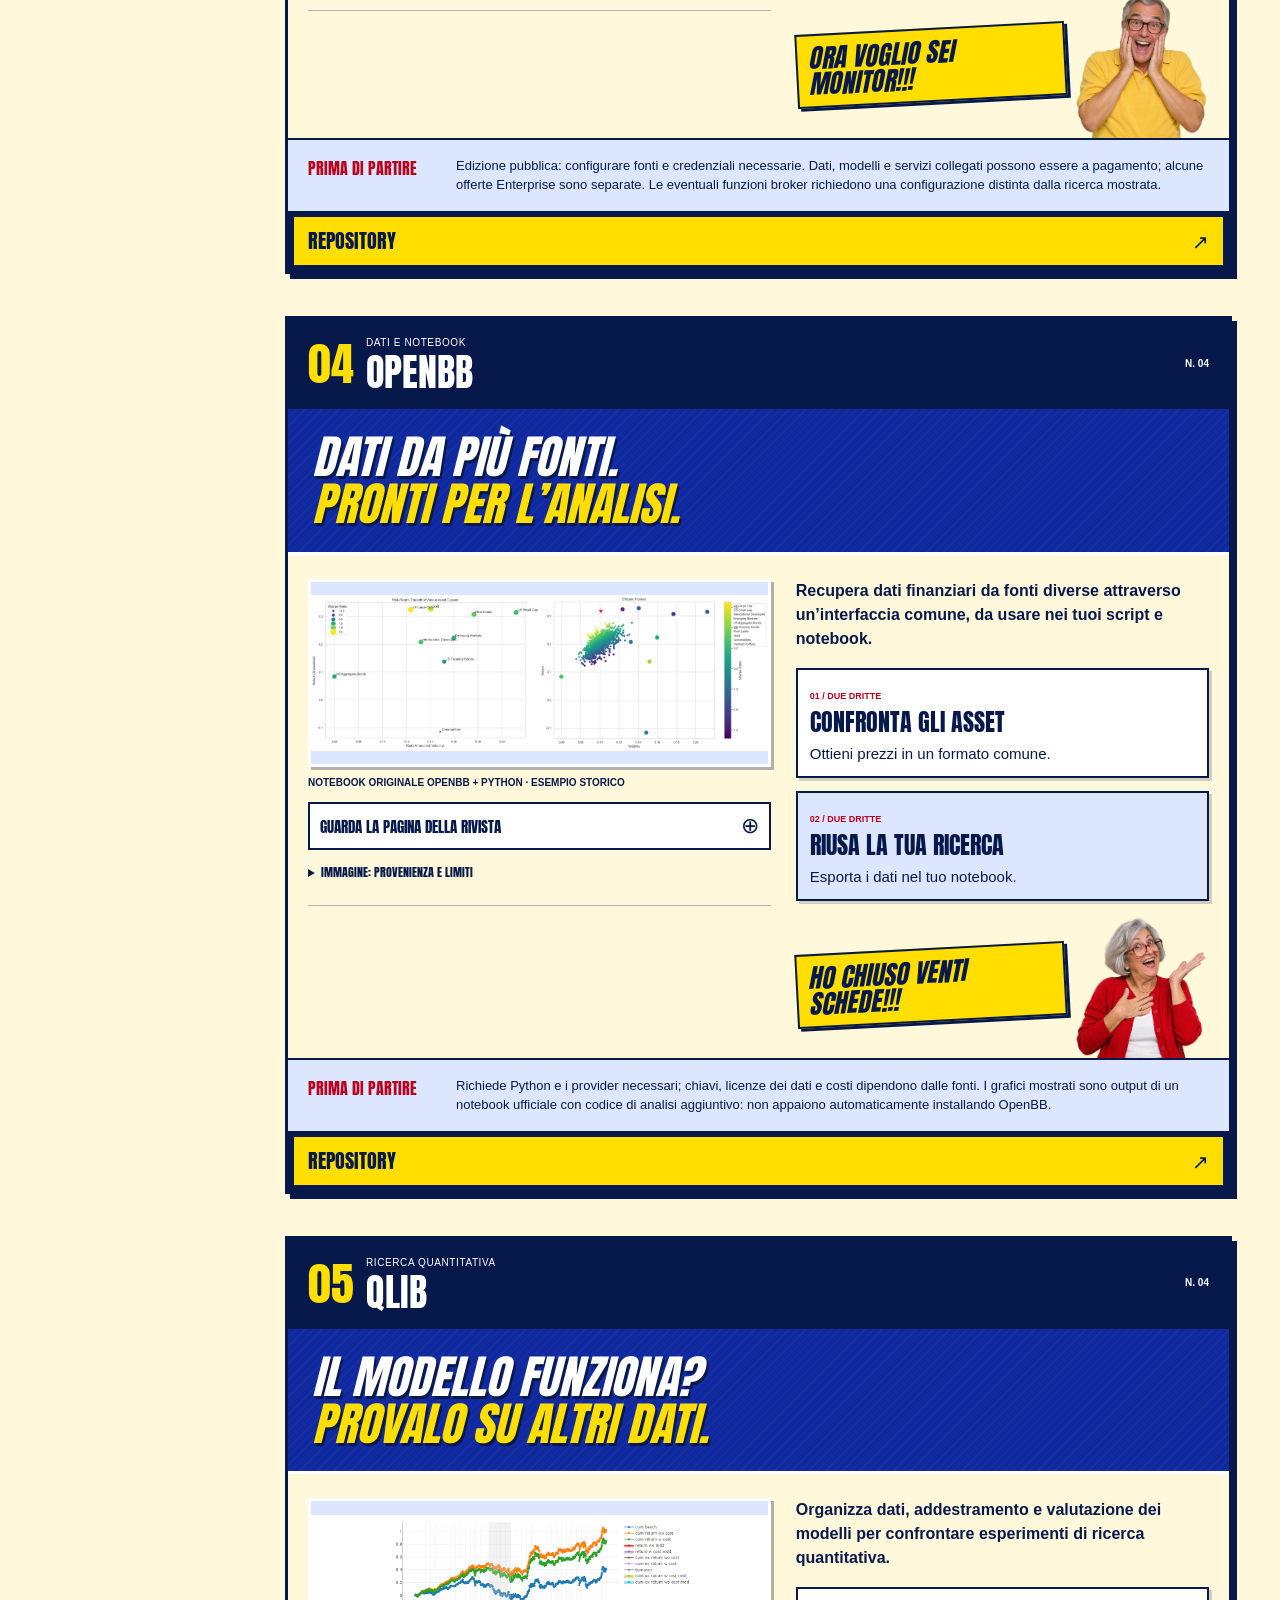
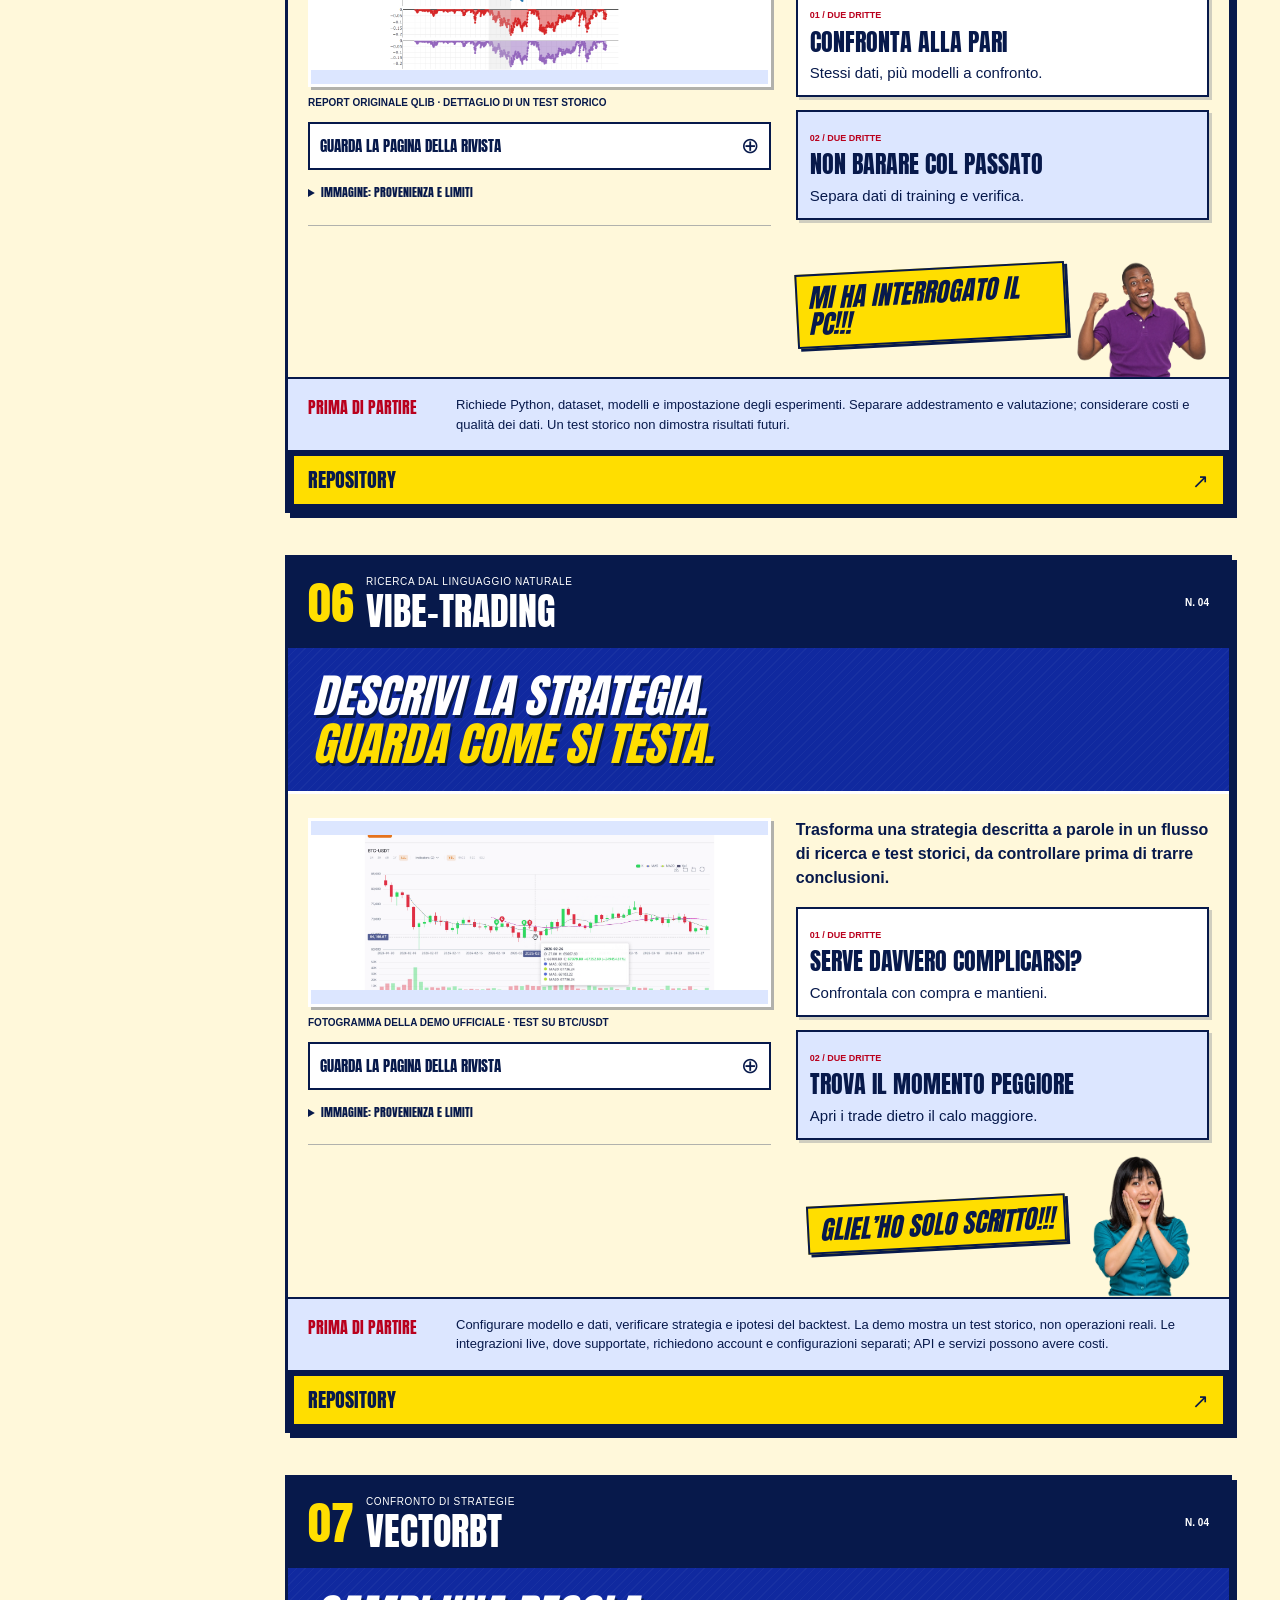
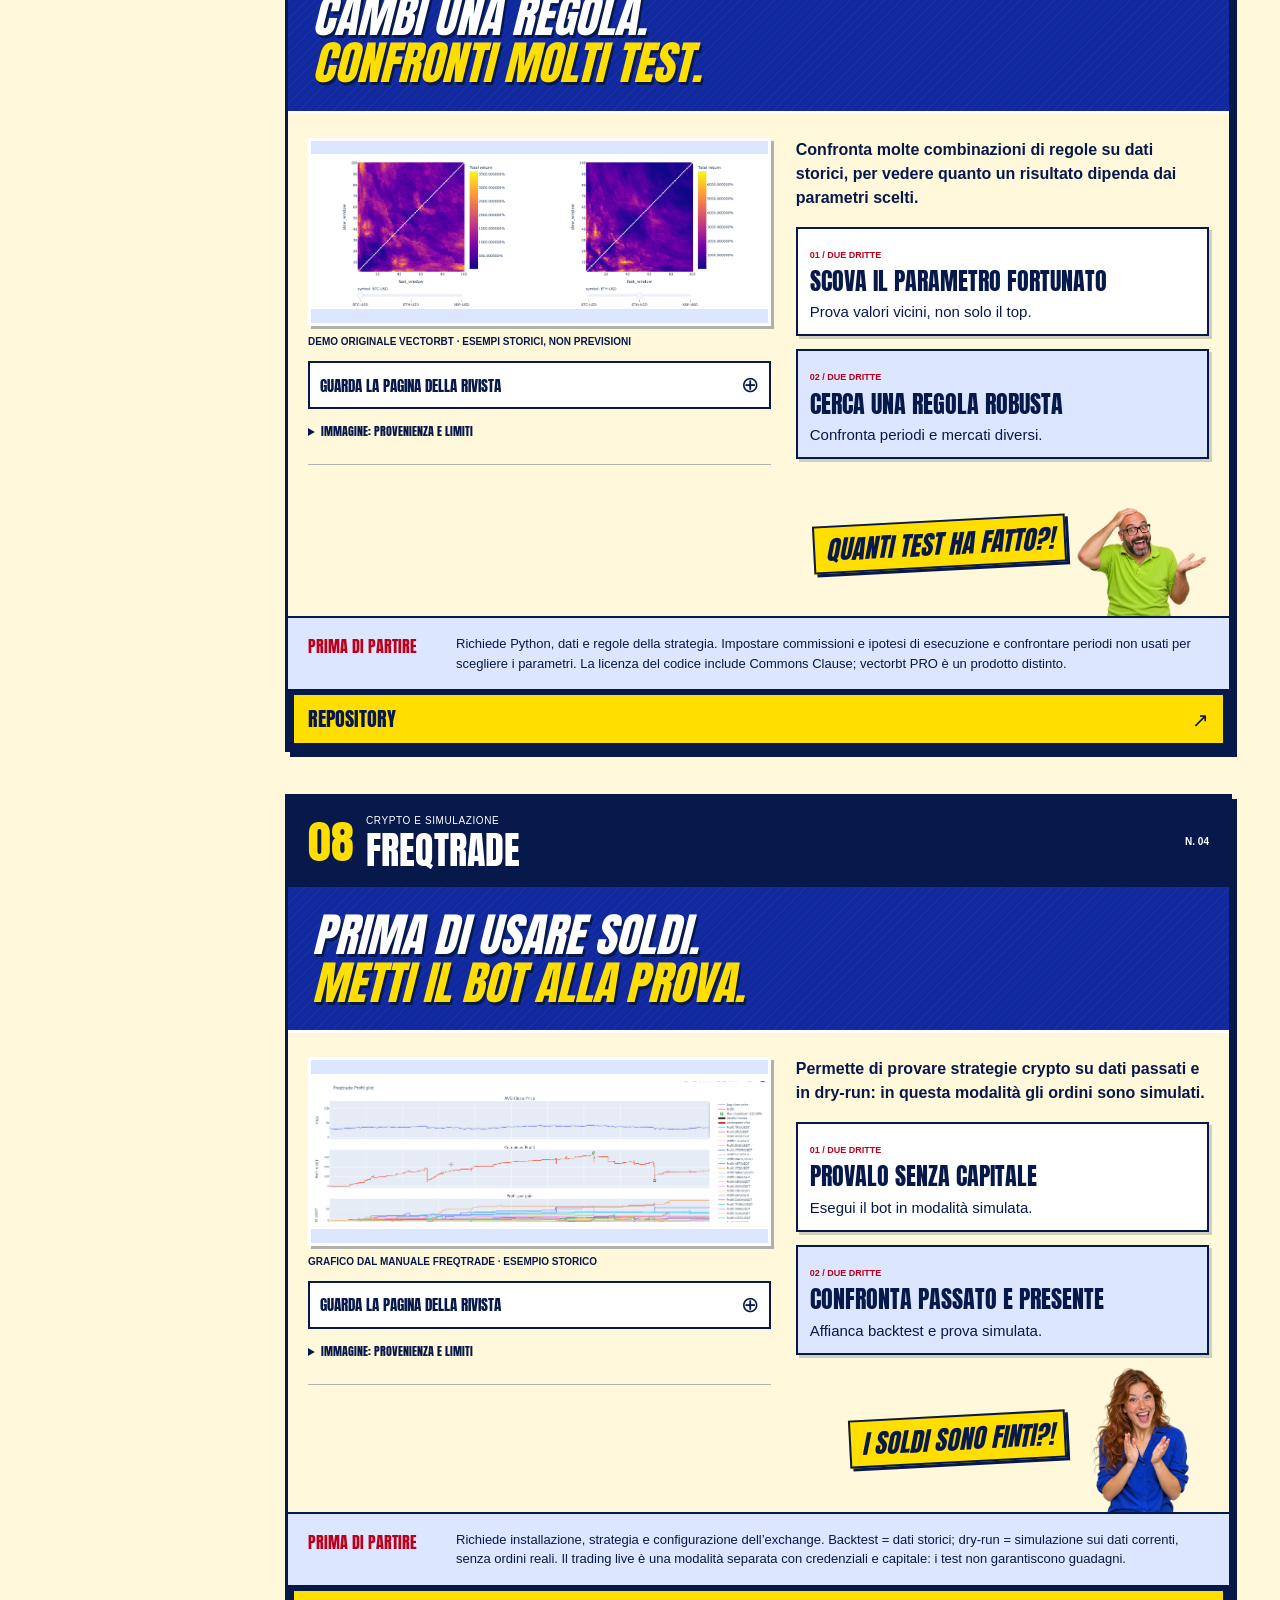
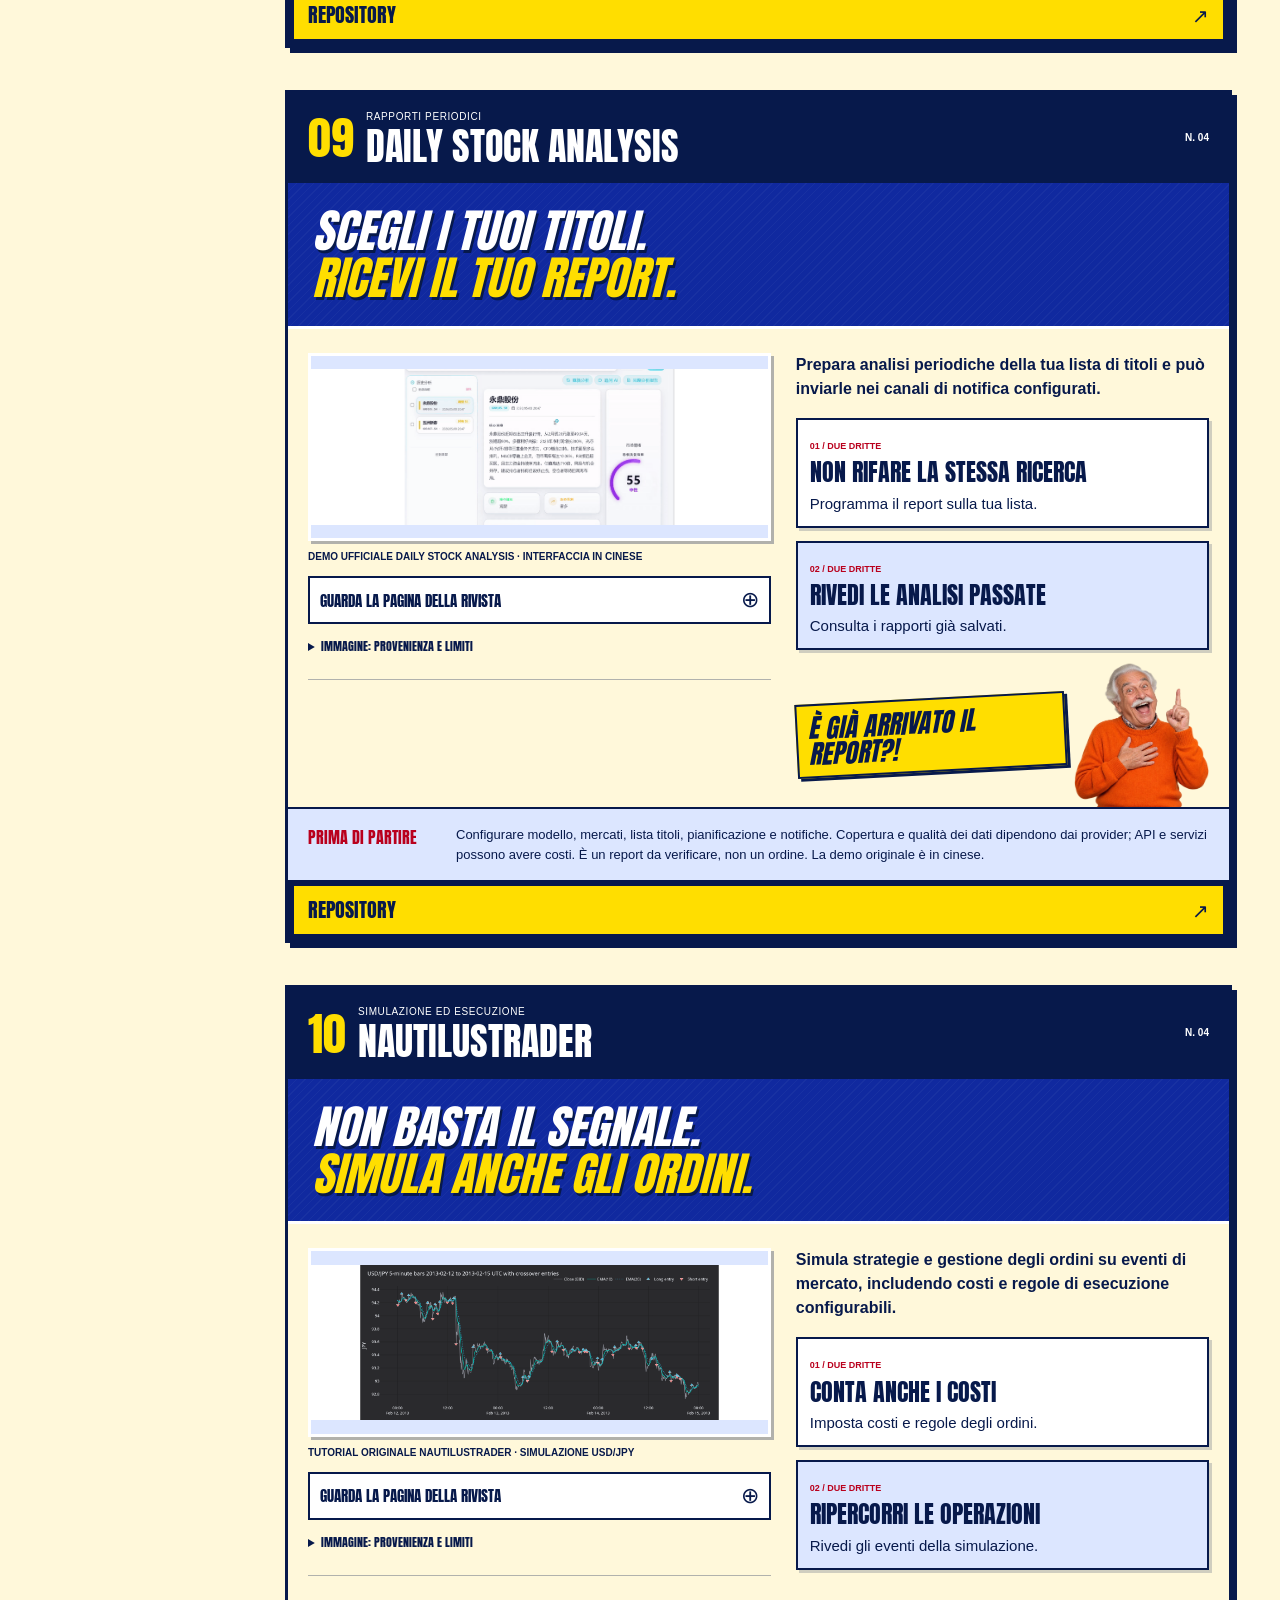
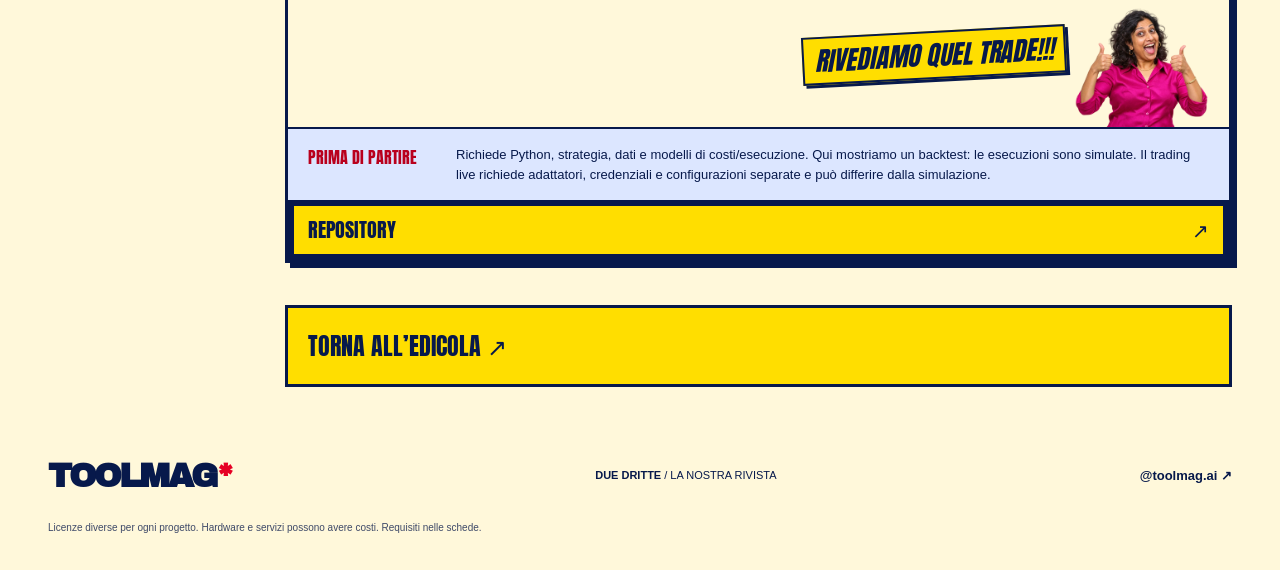
<file: speciale-trading.html>
<!doctype html><html lang="it"><head><meta charset="utf-8"><meta name="viewport" content="width=device-width,initial-scale=1"><title>Speciale TRADING — TOOLMAG</title><link rel="icon" href="assets-toolmag.webp"><link rel="stylesheet" href="editoriale.css?v=2"><link rel="stylesheet" href="interni.css?v=3"><script defer src="interni.js"></script></head><body><a class="skip" href="#main">Vai al contenuto</a><header class="site-head shell"><a href="index.html" class="brand" aria-label="Toolmag, homepage">TOOLMAG<span>*</span></a><p>STRUMENTI UTILI.<br>IDEE DA PROVARE.</p><nav aria-label="Navigazione principale"><a href="index.html#archivio">I numeri</a><a href="strumenti.html#strumenti">Cerca un tool ↗</a></nav></header><main id="main"><div class="breadcrumb shell"><a href="index.html#archivio">← L’EDICOLA</a><span>DUE DRITTE / N. 04</span></div><section class="collection-cover shell"><div><span class="red-kicker">DUE DRITTE · SPECIALE TRADING</span><h1>STUDIA I MERCATI.<br><em>METTI ALLA PROVA LE IDEE.</em></h1><p>Dieci progetti per analisi, previsioni e test. Una previsione stima un esito; un backtest usa dati passati; una simulazione non invia ordini reali. Requisiti e limiti nelle schede.</p><a href="#indice" class="collection-start">SCEGLI DA DOVE PARTIRE ↓</a></div><a href="assets-speciale-trading.webp" target="_blank" aria-label="Guarda la copertina intera"><img src="assets-speciale-trading.webp" alt="Copertina originale Speciale TRADING" width="720" height="960"></a></section><div class="collection-body shell"><aside class="jump-box" id="indice"><details><summary>IN QUESTO NUMERO <span>10 TOOL ↓</span></summary><nav aria-label="Indice dei progetti"><a href="#tradingagents" data-jump="tradingagents"><span>01</span>TRADINGAGENTS</a><a href="#kronos" data-jump="kronos"><span>02</span>KRONOS</a><a href="#fincept" data-jump="fincept"><span>03</span>FINCEPT TERMINAL</a><a href="#openbb" data-jump="openbb"><span>04</span>OPENBB</a><a href="#qlib" data-jump="qlib"><span>05</span>QLIB</a><a href="#vibe" data-jump="vibe"><span>06</span>VIBE-TRADING</a><a href="#vectorbt" data-jump="vectorbt"><span>07</span>VECTORBT</a><a href="#freqtrade" data-jump="freqtrade"><span>08</span>FREQTRADE</a><a href="#daily" data-jump="daily"><span>09</span>DAILY STOCK ANALYSIS</a><a href="#nautilus" data-jump="nautilus"><span>10</span>NAUTILUSTRADER</a></nav></details><a class="other-issue" href="speciale-creativi.html">APRI LO SPECIALE CREATIVI ↗</a><a class="other-issue" href="speciale-ai.html">APRI LO SPECIALE AI ↗</a></aside><div class="sheets"><div class="search-panel" id="strumenti"><div class="search-fields"><label class="query-label">CERCA IN QUESTO NUMERO<span><input id="tool-query" type="search" placeholder="Prova: foto, documenti, Krita…" autocomplete="off"><button id="clear-query" type="button" aria-label="Cancella ricerca" hidden>×</button></span></label></div><div class="search-bottom"><p id="search-count" aria-live="polite"></p></div></div><div class="empty-state" hidden><h2>QUESTO TOOL<br>CI STA SFUGGENDO.</h2><p>Prova un altro termine o togli un filtro.</p><button type="button" data-reset>AZZERA RICERCA E FILTRI ↺</button></div><article class="project-sheet" id="tradingagents" data-tool-card data-issue="trading" data-kind="ricerca-mercati" data-search="TRADINGAGENTS AGENTI E RICERCA Fa confrontare ad agenti AI dati aziendali, notizie e segnali, per discutere una tesi e i suoi rischi. Richiede un modello LLM e fonti dati configurate, con eventuali chiavi e costi. Qui mostriamo il flusso di ricerca: installarlo non equivale a collegare un broker o inviare ordini. METTI IN DUBBIO LA TESI Metti a confronto vantaggi e rischi. CERCA LE CONTRADDIZIONI Confronta notizie, bilanci e segnali."><header class="project-name"><span>01</span><div><small>AGENTI E RICERCA</small><h2>TRADINGAGENTS</h2></div><b>N. 04</b></header><h3 class="project-hook">UN TITOLO.<br><em>PIÙ PUNTI DI VISTA.</em></h3><div class="project-layout"><div class="project-media"><div class="original-visual "><img src="assets-originali-trading-tradingagents.svg" alt="SCHEMA UFFICIALE TAURIC RESEARCH · ESEMPIO ILLUSTRATIVO" loading="lazy" width="1080" height="440"></div><p class="image-credit">SCHEMA UFFICIALE TAURIC RESEARCH · ESEMPIO ILLUSTRATIVO</p><button class="page-open" type="button" data-page="assets-pagine-trading-tradingagents.webp" data-title="TRADINGAGENTS">GUARDA LA PAGINA DELLA RIVISTA <span>⊕</span></button><details class="provenance"><summary>IMMAGINE: PROVENIENZA E LIMITI</summary><p>Schema ufficiale illustrativo. Dettagli ritagliati, fotogrammi o output PNG estratti dal materiale originale; ridimensionamento proporzionale. Nessun risultato ricreato con AI. Non è una prova eseguita da TOOLMAG.</p><p>TauricResearch e contributori · Apache-2.0</p><a href="https://github.com/TauricResearch/TradingAgents/blob/main/assets/researcher.png" target="_blank" rel="noopener noreferrer">Apri la fonte originale <span aria-hidden="true">↗</span></a></details></div><div class="project-advice"><p class="project-description">Fa confrontare ad agenti AI dati aziendali, notizie e segnali, per discutere una tesi e i suoi rischi.</p><div class="tips"><section><span>01 / DUE DRITTE</span><h4>METTI IN DUBBIO LA TESI</h4><p>Metti a confronto vantaggi e rischi.</p></section><section><span>02 / DUE DRITTE</span><h4>CERCA LE CONTRADDIZIONI</h4><p>Confronta notizie, bilanci e segnali.</p></section></div><div class="project-host"><p>DISCUTONO PIÙ DI NOI!!!</p><img src="assets-persone-01-entusiasta-pollici.webp" alt="Personaggio originale della pagina TRADINGAGENTS, con reazione entusiasta" loading="lazy" width="220" height="220"></div></div></div><p class="project-requirement"><b>PRIMA DI PARTIRE</b><span>Richiede un modello LLM e fonti dati configurate, con eventuali chiavi e costi. Qui mostriamo il flusso di ricerca: installarlo non equivale a collegare un broker o inviare ordini.</span></p><div class="project-links"><a href="https://github.com/TauricResearch/TradingAgents" target="_blank" rel="noopener noreferrer">REPOSITORY <span aria-hidden="true">↗</span></a></div></article><article class="project-sheet" id="kronos" data-tool-card data-issue="trading" data-kind="previsioni" data-search="KRONOS MODELLI PER SERIE FINANZIARIE Un modello per serie finanziarie produce previsioni da confrontare con i prezzi osservati: può sbagliare anche molto. Richiede Python, pesi del modello e serie storiche nel formato previsto. Valutare su periodi esclusi dalla preparazione del modello. Le previsioni non garantiscono prezzi o rendimenti futuri. MISURA QUANTO SBAGLIA Confronta previsioni e prezzi reali. CAMBIA IL PERIODO Ripeti il test su periodi diversi."><header class="project-name"><span>02</span><div><small>MODELLI PER SERIE FINANZIARIE</small><h2>KRONOS</h2></div><b>N. 04</b></header><h3 class="project-hook">PREVISIONI SUI PREZZI.<br><em>DA METTERE ALLA PROVA.</em></h3><div class="project-layout"><div class="project-media"><div class="original-visual "><img src="assets-originali-trading-kronos.svg" alt="GRAFICO ORIGINALE KRONOS · DETTAGLIO · NON È UNA GARANZIA" loading="lazy" width="1080" height="440"></div><p class="image-credit">GRAFICO ORIGINALE KRONOS · DETTAGLIO · NON È UNA GARANZIA</p><button class="page-open" type="button" data-page="assets-pagine-trading-kronos.webp" data-title="KRONOS">GUARDA LA PAGINA DELLA RIVISTA <span>⊕</span></button><details class="provenance"><summary>IMMAGINE: PROVENIENZA E LIMITI</summary><p>Materiale originale del progetto. Dettagli ritagliati, fotogrammi o output PNG estratti dal materiale originale; ridimensionamento proporzionale. Nessun risultato ricreato con AI. Non è una prova eseguita da TOOLMAG.</p><p>shiyu-coder e contributori · MIT</p><a href="https://github.com/shiyu-coder/Kronos/blob/master/figures/prediction_example.png" target="_blank" rel="noopener noreferrer">Apri la fonte originale <span aria-hidden="true">↗</span></a></details></div><div class="project-advice"><p class="project-description">Un modello per serie finanziarie produce previsioni da confrontare con i prezzi osservati: può sbagliare anche molto.</p><div class="tips"><section><span>01 / DUE DRITTE</span><h4>MISURA QUANTO SBAGLIA</h4><p>Confronta previsioni e prezzi reali.</p></section><section><span>02 / DUE DRITTE</span><h4>CAMBIA IL PERIODO</h4><p>Ripeti il test su periodi diversi.</p></section></div><div class="project-host"><p>NON È UNA SFERA MAGICA?!</p><img src="assets-persone-02-guarda-che-roba.webp" alt="Personaggio originale della pagina KRONOS, con reazione entusiasta" loading="lazy" width="220" height="220"></div></div></div><p class="project-requirement"><b>PRIMA DI PARTIRE</b><span>Richiede Python, pesi del modello e serie storiche nel formato previsto. Valutare su periodi esclusi dalla preparazione del modello. Le previsioni non garantiscono prezzi o rendimenti futuri.</span></p><div class="project-links"><a href="https://github.com/shiyu-coder/Kronos" target="_blank" rel="noopener noreferrer">REPOSITORY <span aria-hidden="true">↗</span></a></div></article><article class="project-sheet" id="fincept" data-tool-card data-issue="trading" data-kind="ricerca-mercati" data-search="FINCEPT TERMINAL TERMINALE DI RICERCA Riunisce grafici, dati aziendali e notizie in un terminale per studiare i mercati. Edizione pubblica: configurare fonti e credenziali necessarie. Dati, modelli e servizi collegati possono essere a pagamento; alcune offerte Enterprise sono separate. Le eventuali funzioni broker richiedono una configurazione distinta dalla ricerca mostrata. LEGGI OLTRE IL PREZZO Affianca grafico e dati aziendali. SEGUI LE NOTIZIE Consulta il feed mentre fai ricerca."><header class="project-name"><span>03</span><div><small>TERMINALE DI RICERCA</small><h2>FINCEPT TERMINAL</h2></div><b>N. 04</b></header><h3 class="project-hook">STUDI UN TITOLO.<br><em>RIUNISCI I DATI UTILI.</em></h3><div class="project-layout"><div class="project-media"><div class="original-visual "><img src="assets-originali-trading-fincept.svg" alt="SCHERMATA DAL REPOSITORY FINCEPT · DETTAGLIO" loading="lazy" width="1080" height="440"></div><p class="image-credit">SCHERMATA DAL REPOSITORY FINCEPT · DETTAGLIO</p><button class="page-open" type="button" data-page="assets-pagine-trading-fincept.webp" data-title="FINCEPT TERMINAL">GUARDA LA PAGINA DELLA RIVISTA <span>⊕</span></button><details class="provenance"><summary>IMMAGINE: PROVENIENZA E LIMITI</summary><p>Materiale originale del progetto. Dettagli ritagliati, fotogrammi o output PNG estratti dal materiale originale; ridimensionamento proporzionale. Nessun risultato ricreato con AI. Non è una prova eseguita da TOOLMAG.</p><p>Fincept-Corporation e contributori · AGPL-3.0; condizioni specifiche nel repository</p><a href="https://github.com/Fincept-Corporation/FinceptTerminal/blob/main/images/EquityResearch.png" target="_blank" rel="noopener noreferrer">Apri la fonte originale <span aria-hidden="true">↗</span></a></details></div><div class="project-advice"><p class="project-description">Riunisce grafici, dati aziendali e notizie in un terminale per studiare i mercati.</p><div class="tips"><section><span>01 / DUE DRITTE</span><h4>LEGGI OLTRE IL PREZZO</h4><p>Affianca grafico e dati aziendali.</p></section><section><span>02 / DUE DRITTE</span><h4>SEGUI LE NOTIZIE</h4><p>Consulta il feed mentre fai ricerca.</p></section></div><div class="project-host"><p>ORA VOGLIO SEI MONITOR!!!</p><img src="assets-persone-03-sorpresa-felice.webp" alt="Personaggio originale della pagina FINCEPT TERMINAL, con reazione entusiasta" loading="lazy" width="220" height="220"></div></div></div><p class="project-requirement"><b>PRIMA DI PARTIRE</b><span>Edizione pubblica: configurare fonti e credenziali necessarie. Dati, modelli e servizi collegati possono essere a pagamento; alcune offerte Enterprise sono separate. Le eventuali funzioni broker richiedono una configurazione distinta dalla ricerca mostrata.</span></p><div class="project-links"><a href="https://github.com/Fincept-Corporation/FinceptTerminal" target="_blank" rel="noopener noreferrer">REPOSITORY <span aria-hidden="true">↗</span></a></div></article><article class="project-sheet" id="openbb" data-tool-card data-issue="trading" data-kind="ricerca-mercati" data-search="OPENBB DATI E NOTEBOOK Recupera dati finanziari da fonti diverse attraverso un’interfaccia comune, da usare nei tuoi script e notebook. Richiede Python e i provider necessari; chiavi, licenze dei dati e costi dipendono dalle fonti. I grafici mostrati sono output di un notebook ufficiale con codice di analisi aggiuntivo: non appaiono automaticamente installando OpenBB. CONFRONTA GLI ASSET Ottieni prezzi in un formato comune. RIUSA LA TUA RICERCA Esporta i dati nel tuo notebook."><header class="project-name"><span>04</span><div><small>DATI E NOTEBOOK</small><h2>OPENBB</h2></div><b>N. 04</b></header><h3 class="project-hook">DATI DA PIÙ FONTI.<br><em>PRONTI PER L’ANALISI.</em></h3><div class="project-layout"><div class="project-media"><div class="original-visual "><img src="assets-originali-trading-openbb.svg" alt="NOTEBOOK ORIGINALE OPENBB + PYTHON · ESEMPIO STORICO" loading="lazy" width="1080" height="440"></div><p class="image-credit">NOTEBOOK ORIGINALE OPENBB + PYTHON · ESEMPIO STORICO</p><button class="page-open" type="button" data-page="assets-pagine-trading-openbb.webp" data-title="OPENBB">GUARDA LA PAGINA DELLA RIVISTA <span>⊕</span></button><details class="provenance"><summary>IMMAGINE: PROVENIENZA E LIMITI</summary><p>Materiale originale del progetto. Dettagli ritagliati, fotogrammi o output PNG estratti dal materiale originale; ridimensionamento proporzionale. Nessun risultato ricreato con AI. Non è una prova eseguita da TOOLMAG.</p><p>openbq-org e contributori · Apache-2.0</p><a href="https://github.com/openbq-org/OpenBB/blob/develop/examples/riskReturnAnalysis.ipynb" target="_blank" rel="noopener noreferrer">Apri la fonte originale <span aria-hidden="true">↗</span></a></details></div><div class="project-advice"><p class="project-description">Recupera dati finanziari da fonti diverse attraverso un’interfaccia comune, da usare nei tuoi script e notebook.</p><div class="tips"><section><span>01 / DUE DRITTE</span><h4>CONFRONTA GLI ASSET</h4><p>Ottieni prezzi in un formato comune.</p></section><section><span>02 / DUE DRITTE</span><h4>RIUSA LA TUA RICERCA</h4><p>Esporta i dati nel tuo notebook.</p></section></div><div class="project-host"><p>HO CHIUSO VENTI SCHEDE!!!</p><img src="assets-persone-04-signora-incredula.webp" alt="Personaggio originale della pagina OPENBB, con reazione entusiasta" loading="lazy" width="220" height="220"></div></div></div><p class="project-requirement"><b>PRIMA DI PARTIRE</b><span>Richiede Python e i provider necessari; chiavi, licenze dei dati e costi dipendono dalle fonti. I grafici mostrati sono output di un notebook ufficiale con codice di analisi aggiuntivo: non appaiono automaticamente installando OpenBB.</span></p><div class="project-links"><a href="https://github.com/openbq-org/OpenBB" target="_blank" rel="noopener noreferrer">REPOSITORY <span aria-hidden="true">↗</span></a></div></article><article class="project-sheet" id="qlib" data-tool-card data-issue="trading" data-kind="test-strategie" data-search="QLIB RICERCA QUANTITATIVA Organizza dati, addestramento e valutazione dei modelli per confrontare esperimenti di ricerca quantitativa. Richiede Python, dataset, modelli e impostazione degli esperimenti. Separare addestramento e valutazione; considerare costi e qualità dei dati. Un test storico non dimostra risultati futuri. CONFRONTA ALLA PARI Stessi dati, più modelli a confronto. NON BARARE COL PASSATO Separa dati di training e verifica."><header class="project-name"><span>05</span><div><small>RICERCA QUANTITATIVA</small><h2>QLIB</h2></div><b>N. 04</b></header><h3 class="project-hook">IL MODELLO FUNZIONA?<br><em>PROVALO SU ALTRI DATI.</em></h3><div class="project-layout"><div class="project-media"><div class="original-visual "><img src="assets-originali-trading-qlib.svg" alt="REPORT ORIGINALE QLIB · DETTAGLIO DI UN TEST STORICO" loading="lazy" width="1080" height="440"></div><p class="image-credit">REPORT ORIGINALE QLIB · DETTAGLIO DI UN TEST STORICO</p><button class="page-open" type="button" data-page="assets-pagine-trading-qlib.webp" data-title="QLIB">GUARDA LA PAGINA DELLA RIVISTA <span>⊕</span></button><details class="provenance"><summary>IMMAGINE: PROVENIENZA E LIMITI</summary><p>Materiale originale del progetto. Dettagli ritagliati, fotogrammi o output PNG estratti dal materiale originale; ridimensionamento proporzionale. Nessun risultato ricreato con AI. Non è una prova eseguita da TOOLMAG.</p><p>microsoft e contributori · MIT</p><a href="https://github.com/microsoft/qlib/blob/main/docs/_static/img/analysis/report.png" target="_blank" rel="noopener noreferrer">Apri la fonte originale <span aria-hidden="true">↗</span></a></details></div><div class="project-advice"><p class="project-description">Organizza dati, addestramento e valutazione dei modelli per confrontare esperimenti di ricerca quantitativa.</p><div class="tips"><section><span>01 / DUE DRITTE</span><h4>CONFRONTA ALLA PARI</h4><p>Stessi dati, più modelli a confronto.</p></section><section><span>02 / DUE DRITTE</span><h4>NON BARARE COL PASSATO</h4><p>Separa dati di training e verifica.</p></section></div><div class="project-host"><p>MI HA INTERROGATO IL PC!!!</p><img src="assets-persone-05-ragazzo-estasiato.webp" alt="Personaggio originale della pagina QLIB, con reazione entusiasta" loading="lazy" width="220" height="220"></div></div></div><p class="project-requirement"><b>PRIMA DI PARTIRE</b><span>Richiede Python, dataset, modelli e impostazione degli esperimenti. Separare addestramento e valutazione; considerare costi e qualità dei dati. Un test storico non dimostra risultati futuri.</span></p><div class="project-links"><a href="https://github.com/microsoft/qlib" target="_blank" rel="noopener noreferrer">REPOSITORY <span aria-hidden="true">↗</span></a></div></article><article class="project-sheet" id="vibe" data-tool-card data-issue="trading" data-kind="test-strategie" data-search="VIBE-TRADING RICERCA DAL LINGUAGGIO NATURALE Trasforma una strategia descritta a parole in un flusso di ricerca e test storici, da controllare prima di trarre conclusioni. Configurare modello e dati, verificare strategia e ipotesi del backtest. La demo mostra un test storico, non operazioni reali. Le integrazioni live, dove supportate, richiedono account e configurazioni separati; API e servizi possono avere costi. SERVE DAVVERO COMPLICARSI? Confrontala con compra e mantieni. TROVA IL MOMENTO PEGGIORE Apri i trade dietro il calo maggiore."><header class="project-name"><span>06</span><div><small>RICERCA DAL LINGUAGGIO NATURALE</small><h2>VIBE-TRADING</h2></div><b>N. 04</b></header><h3 class="project-hook">DESCRIVI LA STRATEGIA.<br><em>GUARDA COME SI TESTA.</em></h3><div class="project-layout"><div class="project-media"><div class="original-visual "><img src="assets-originali-trading-vibe.svg" alt="FOTOGRAMMA DELLA DEMO UFFICIALE · TEST SU BTC/USDT" loading="lazy" width="1080" height="440"></div><p class="image-credit">FOTOGRAMMA DELLA DEMO UFFICIALE · TEST SU BTC/USDT</p><button class="page-open" type="button" data-page="assets-pagine-trading-vibe.webp" data-title="VIBE-TRADING">GUARDA LA PAGINA DELLA RIVISTA <span>⊕</span></button><details class="provenance"><summary>IMMAGINE: PROVENIENZA E LIMITI</summary><p>Materiale originale del progetto. Dettagli ritagliati, fotogrammi o output PNG estratti dal materiale originale; ridimensionamento proporzionale. Nessun risultato ricreato con AI. Non è una prova eseguita da TOOLMAG.</p><p>HKUDS e contributori · MIT</p><a href="https://github.com/HKUDS/Vibe-Trading/blob/main/assets/Frontend.mp4" target="_blank" rel="noopener noreferrer">Apri la fonte originale <span aria-hidden="true">↗</span></a></details></div><div class="project-advice"><p class="project-description">Trasforma una strategia descritta a parole in un flusso di ricerca e test storici, da controllare prima di trarre conclusioni.</p><div class="tips"><section><span>01 / DUE DRITTE</span><h4>SERVE DAVVERO COMPLICARSI?</h4><p>Confrontala con compra e mantieni.</p></section><section><span>02 / DUE DRITTE</span><h4>TROVA IL MOMENTO PEGGIORE</h4><p>Apri i trade dietro il calo maggiore.</p></section></div><div class="project-host"><p>GLIEL’HO SOLO SCRITTO!!!</p><img src="assets-persone-06-donna-sogno.webp" alt="Personaggio originale della pagina VIBE-TRADING, con reazione entusiasta" loading="lazy" width="220" height="220"></div></div></div><p class="project-requirement"><b>PRIMA DI PARTIRE</b><span>Configurare modello e dati, verificare strategia e ipotesi del backtest. La demo mostra un test storico, non operazioni reali. Le integrazioni live, dove supportate, richiedono account e configurazioni separati; API e servizi possono avere costi.</span></p><div class="project-links"><a href="https://github.com/HKUDS/Vibe-Trading" target="_blank" rel="noopener noreferrer">REPOSITORY <span aria-hidden="true">↗</span></a></div></article><article class="project-sheet" id="vectorbt" data-tool-card data-issue="trading" data-kind="test-strategie" data-search="VECTORBT CONFRONTO DI STRATEGIE Confronta molte combinazioni di regole su dati storici, per vedere quanto un risultato dipenda dai parametri scelti. Richiede Python, dati e regole della strategia. Impostare commissioni e ipotesi di esecuzione e confrontare periodi non usati per scegliere i parametri. La licenza del codice include Commons Clause; vectorbt PRO è un prodotto distinto. SCOVA IL PARAMETRO FORTUNATO Prova valori vicini, non solo il top. CERCA UNA REGOLA ROBUSTA Confronta periodi e mercati diversi."><header class="project-name"><span>07</span><div><small>CONFRONTO DI STRATEGIE</small><h2>VECTORBT</h2></div><b>N. 04</b></header><h3 class="project-hook">CAMBI UNA REGOLA.<br><em>CONFRONTI MOLTI TEST.</em></h3><div class="project-layout"><div class="project-media"><div class="original-visual "><img src="assets-originali-trading-vectorbt.svg" alt="DEMO ORIGINALE VECTORBT · ESEMPI STORICI, NON PREVISIONI" loading="lazy" width="1080" height="440"></div><p class="image-credit">DEMO ORIGINALE VECTORBT · ESEMPI STORICI, NON PREVISIONI</p><button class="page-open" type="button" data-page="assets-pagine-trading-vectorbt.webp" data-title="VECTORBT">GUARDA LA PAGINA DELLA RIVISTA <span>⊕</span></button><details class="provenance"><summary>IMMAGINE: PROVENIENZA E LIMITI</summary><p>Materiale originale del progetto. Dettagli ritagliati, fotogrammi o output PNG estratti dal materiale originale; ridimensionamento proporzionale. Nessun risultato ricreato con AI. Non è una prova eseguita da TOOLMAG.</p><p>polakowo e contributori · Documentazione AGPL-3.0; codice Apache-2.0 con Commons Clause</p><a href="https://github.com/polakowo/vectorbt/blob/master/docs/docs/assets/images/usage_dmac_heatmap.gif" target="_blank" rel="noopener noreferrer">Apri la fonte originale <span aria-hidden="true">↗</span></a></details></div><div class="project-advice"><p class="project-description">Confronta molte combinazioni di regole su dati storici, per vedere quanto un risultato dipenda dai parametri scelti.</p><div class="tips"><section><span>01 / DUE DRITTE</span><h4>SCOVA IL PARAMETRO FORTUNATO</h4><p>Prova valori vicini, non solo il top.</p></section><section><span>02 / DUE DRITTE</span><h4>CERCA UNA REGOLA ROBUSTA</h4><p>Confronta periodi e mercati diversi.</p></section></div><div class="project-host"><p>QUANTI TEST HA FATTO?!</p><img src="assets-persone-07-uomo-folgorato.webp" alt="Personaggio originale della pagina VECTORBT, con reazione entusiasta" loading="lazy" width="220" height="220"></div></div></div><p class="project-requirement"><b>PRIMA DI PARTIRE</b><span>Richiede Python, dati e regole della strategia. Impostare commissioni e ipotesi di esecuzione e confrontare periodi non usati per scegliere i parametri. La licenza del codice include Commons Clause; vectorbt PRO è un prodotto distinto.</span></p><div class="project-links"><a href="https://github.com/polakowo/vectorbt" target="_blank" rel="noopener noreferrer">REPOSITORY <span aria-hidden="true">↗</span></a></div></article><article class="project-sheet" id="freqtrade" data-tool-card data-issue="trading" data-kind="test-strategie" data-search="FREQTRADE CRYPTO E SIMULAZIONE Permette di provare strategie crypto su dati passati e in dry-run: in questa modalità gli ordini sono simulati. Richiede installazione, strategia e configurazione dell’exchange. Backtest = dati storici; dry-run = simulazione sui dati correnti, senza ordini reali. Il trading live è una modalità separata con credenziali e capitale: i test non garantiscono guadagni. PROVALO SENZA CAPITALE Esegui il bot in modalità simulata. CONFRONTA PASSATO E PRESENTE Affianca backtest e prova simulata."><header class="project-name"><span>08</span><div><small>CRYPTO E SIMULAZIONE</small><h2>FREQTRADE</h2></div><b>N. 04</b></header><h3 class="project-hook">PRIMA DI USARE SOLDI.<br><em>METTI IL BOT ALLA PROVA.</em></h3><div class="project-layout"><div class="project-media"><div class="original-visual "><img src="assets-originali-trading-freqtrade.svg" alt="GRAFICO DAL MANUALE FREQTRADE · ESEMPIO STORICO" loading="lazy" width="1080" height="440"></div><p class="image-credit">GRAFICO DAL MANUALE FREQTRADE · ESEMPIO STORICO</p><button class="page-open" type="button" data-page="assets-pagine-trading-freqtrade.webp" data-title="FREQTRADE">GUARDA LA PAGINA DELLA RIVISTA <span>⊕</span></button><details class="provenance"><summary>IMMAGINE: PROVENIENZA E LIMITI</summary><p>Materiale originale del progetto. Dettagli ritagliati, fotogrammi o output PNG estratti dal materiale originale; ridimensionamento proporzionale. Nessun risultato ricreato con AI. Non è una prova eseguita da TOOLMAG.</p><p>freqtrade e contributori · GPL-3.0</p><a href="https://github.com/freqtrade/freqtrade/blob/develop/docs/assets/plot-profit.png" target="_blank" rel="noopener noreferrer">Apri la fonte originale <span aria-hidden="true">↗</span></a></details></div><div class="project-advice"><p class="project-description">Permette di provare strategie crypto su dati passati e in dry-run: in questa modalità gli ordini sono simulati.</p><div class="tips"><section><span>01 / DUE DRITTE</span><h4>PROVALO SENZA CAPITALE</h4><p>Esegui il bot in modalità simulata.</p></section><section><span>02 / DUE DRITTE</span><h4>CONFRONTA PASSATO E PRESENTE</h4><p>Affianca backtest e prova simulata.</p></section></div><div class="project-host"><p>I SOLDI SONO FINTI?!</p><img src="assets-persone-08-ragazza-wow.webp" alt="Personaggio originale della pagina FREQTRADE, con reazione entusiasta" loading="lazy" width="220" height="220"></div></div></div><p class="project-requirement"><b>PRIMA DI PARTIRE</b><span>Richiede installazione, strategia e configurazione dell’exchange. Backtest = dati storici; dry-run = simulazione sui dati correnti, senza ordini reali. Il trading live è una modalità separata con credenziali e capitale: i test non garantiscono guadagni.</span></p><div class="project-links"><a href="https://github.com/freqtrade/freqtrade" target="_blank" rel="noopener noreferrer">REPOSITORY <span aria-hidden="true">↗</span></a></div></article><article class="project-sheet" id="daily" data-tool-card data-issue="trading" data-kind="ricerca-mercati" data-search="DAILY STOCK ANALYSIS RAPPORTI PERIODICI Prepara analisi periodiche della tua lista di titoli e può inviarle nei canali di notifica configurati. Configurare modello, mercati, lista titoli, pianificazione e notifiche. Copertura e qualità dei dati dipendono dai provider; API e servizi possono avere costi. È un report da verificare, non un ordine. La demo originale è in cinese. NON RIFARE LA STESSA RICERCA Programma il report sulla tua lista. RIVEDI LE ANALISI PASSATE Consulta i rapporti già salvati."><header class="project-name"><span>09</span><div><small>RAPPORTI PERIODICI</small><h2>DAILY STOCK ANALYSIS</h2></div><b>N. 04</b></header><h3 class="project-hook">SCEGLI I TUOI TITOLI.<br><em>RICEVI IL TUO REPORT.</em></h3><div class="project-layout"><div class="project-media"><div class="original-visual "><img src="assets-originali-trading-daily.svg" alt="DEMO UFFICIALE DAILY STOCK ANALYSIS · INTERFACCIA IN CINESE" loading="lazy" width="1080" height="440"></div><p class="image-credit">DEMO UFFICIALE DAILY STOCK ANALYSIS · INTERFACCIA IN CINESE</p><button class="page-open" type="button" data-page="assets-pagine-trading-daily.webp" data-title="DAILY STOCK ANALYSIS">GUARDA LA PAGINA DELLA RIVISTA <span>⊕</span></button><details class="provenance"><summary>IMMAGINE: PROVENIENZA E LIMITI</summary><p>Materiale originale del progetto. Dettagli ritagliati, fotogrammi o output PNG estratti dal materiale originale; ridimensionamento proporzionale. Nessun risultato ricreato con AI. Non è una prova eseguita da TOOLMAG.</p><p>ZhuLinsen e contributori · MIT</p><a href="https://github.com/ZhuLinsen/daily_stock_analysis/blob/main/docs/assets/readme_workspace_tour_20260510.gif" target="_blank" rel="noopener noreferrer">Apri la fonte originale <span aria-hidden="true">↗</span></a></details></div><div class="project-advice"><p class="project-description">Prepara analisi periodiche della tua lista di titoli e può inviarle nei canali di notifica configurati.</p><div class="tips"><section><span>01 / DUE DRITTE</span><h4>NON RIFARE LA STESSA RICERCA</h4><p>Programma il report sulla tua lista.</p></section><section><span>02 / DUE DRITTE</span><h4>RIVEDI LE ANALISI PASSATE</h4><p>Consulta i rapporti già salvati.</p></section></div><div class="project-host"><p>È GIÀ ARRIVATO IL REPORT?!</p><img src="assets-persone-09-signore-miracolo.webp" alt="Personaggio originale della pagina DAILY STOCK ANALYSIS, con reazione entusiasta" loading="lazy" width="220" height="220"></div></div></div><p class="project-requirement"><b>PRIMA DI PARTIRE</b><span>Configurare modello, mercati, lista titoli, pianificazione e notifiche. Copertura e qualità dei dati dipendono dai provider; API e servizi possono avere costi. È un report da verificare, non un ordine. La demo originale è in cinese.</span></p><div class="project-links"><a href="https://github.com/ZhuLinsen/daily_stock_analysis" target="_blank" rel="noopener noreferrer">REPOSITORY <span aria-hidden="true">↗</span></a></div></article><article class="project-sheet" id="nautilus" data-tool-card data-issue="trading" data-kind="test-strategie" data-search="NAUTILUSTRADER SIMULAZIONE ED ESECUZIONE Simula strategie e gestione degli ordini su eventi di mercato, includendo costi e regole di esecuzione configurabili. Richiede Python, strategia, dati e modelli di costi/esecuzione. Qui mostriamo un backtest: le esecuzioni sono simulate. Il trading live richiede adattatori, credenziali e configurazioni separate e può differire dalla simulazione. CONTA ANCHE I COSTI Imposta costi e regole degli ordini. RIPERCORRI LE OPERAZIONI Rivedi gli eventi della simulazione."><header class="project-name"><span>10</span><div><small>SIMULAZIONE ED ESECUZIONE</small><h2>NAUTILUSTRADER</h2></div><b>N. 04</b></header><h3 class="project-hook">NON BASTA IL SEGNALE.<br><em>SIMULA ANCHE GLI ORDINI.</em></h3><div class="project-layout"><div class="project-media"><div class="original-visual "><img src="assets-originali-trading-nautilus.svg" alt="TUTORIAL ORIGINALE NAUTILUSTRADER · SIMULAZIONE USD/JPY" loading="lazy" width="1080" height="440"></div><p class="image-credit">TUTORIAL ORIGINALE NAUTILUSTRADER · SIMULAZIONE USD/JPY</p><button class="page-open" type="button" data-page="assets-pagine-trading-nautilus.webp" data-title="NAUTILUSTRADER">GUARDA LA PAGINA DELLA RIVISTA <span>⊕</span></button><details class="provenance"><summary>IMMAGINE: PROVENIENZA E LIMITI</summary><p>Materiale originale del progetto. Dettagli ritagliati, fotogrammi o output PNG estratti dal materiale originale; ridimensionamento proporzionale. Nessun risultato ricreato con AI. Non è una prova eseguita da TOOLMAG.</p><p>nautechsystems e contributori · LGPL-3.0</p><a href="https://github.com/nautechsystems/nautilus_trader/blob/develop/docs/tutorials/assets/backtest_fx_bars/panel_b_zoom.png" target="_blank" rel="noopener noreferrer">Apri la fonte originale <span aria-hidden="true">↗</span></a></details></div><div class="project-advice"><p class="project-description">Simula strategie e gestione degli ordini su eventi di mercato, includendo costi e regole di esecuzione configurabili.</p><div class="tips"><section><span>01 / DUE DRITTE</span><h4>CONTA ANCHE I COSTI</h4><p>Imposta costi e regole degli ordini.</p></section><section><span>02 / DUE DRITTE</span><h4>RIPERCORRI LE OPERAZIONI</h4><p>Rivedi gli eventi della simulazione.</p></section></div><div class="project-host"><p>RIVEDIAMO QUEL TRADE!!!</p><img src="assets-persone-10-donna-trionfo.webp" alt="Personaggio originale della pagina NAUTILUSTRADER, con reazione entusiasta" loading="lazy" width="220" height="220"></div></div></div><p class="project-requirement"><b>PRIMA DI PARTIRE</b><span>Richiede Python, strategia, dati e modelli di costi/esecuzione. Qui mostriamo un backtest: le esecuzioni sono simulate. Il trading live richiede adattatori, credenziali e configurazioni separate e può differire dalla simulazione.</span></p><div class="project-links"><a href="https://github.com/nautechsystems/nautilus_trader" target="_blank" rel="noopener noreferrer">REPOSITORY <span aria-hidden="true">↗</span></a></div></article><a class="collection-bottom" href="index.html#archivio">TORNA ALL’EDICOLA ↗</a></div></div></main><footer class="site-footer shell"><a class="brand" href="index.html">TOOLMAG<span>*</span></a><p><b>DUE DRITTE</b> / LA NOSTRA RIVISTA</p><a href="https://www.instagram.com/toolmag.ai/" target="_blank" rel="noopener noreferrer">@toolmag.ai ↗</a><small>Licenze diverse per ogni progetto. Hardware e servizi possono avere costi. Requisiti nelle schede.</small></footer><dialog class="art-viewer" aria-labelledby="art-title"><header><h2 id="art-title">PAGINA ORIGINALE</h2><button type="button" data-close>CHIUDI ×</button></header><img id="art-image" alt=""><p>Pagina del numero originale · immagini e schemi conservati.</p></dialog></body></html>
</file>
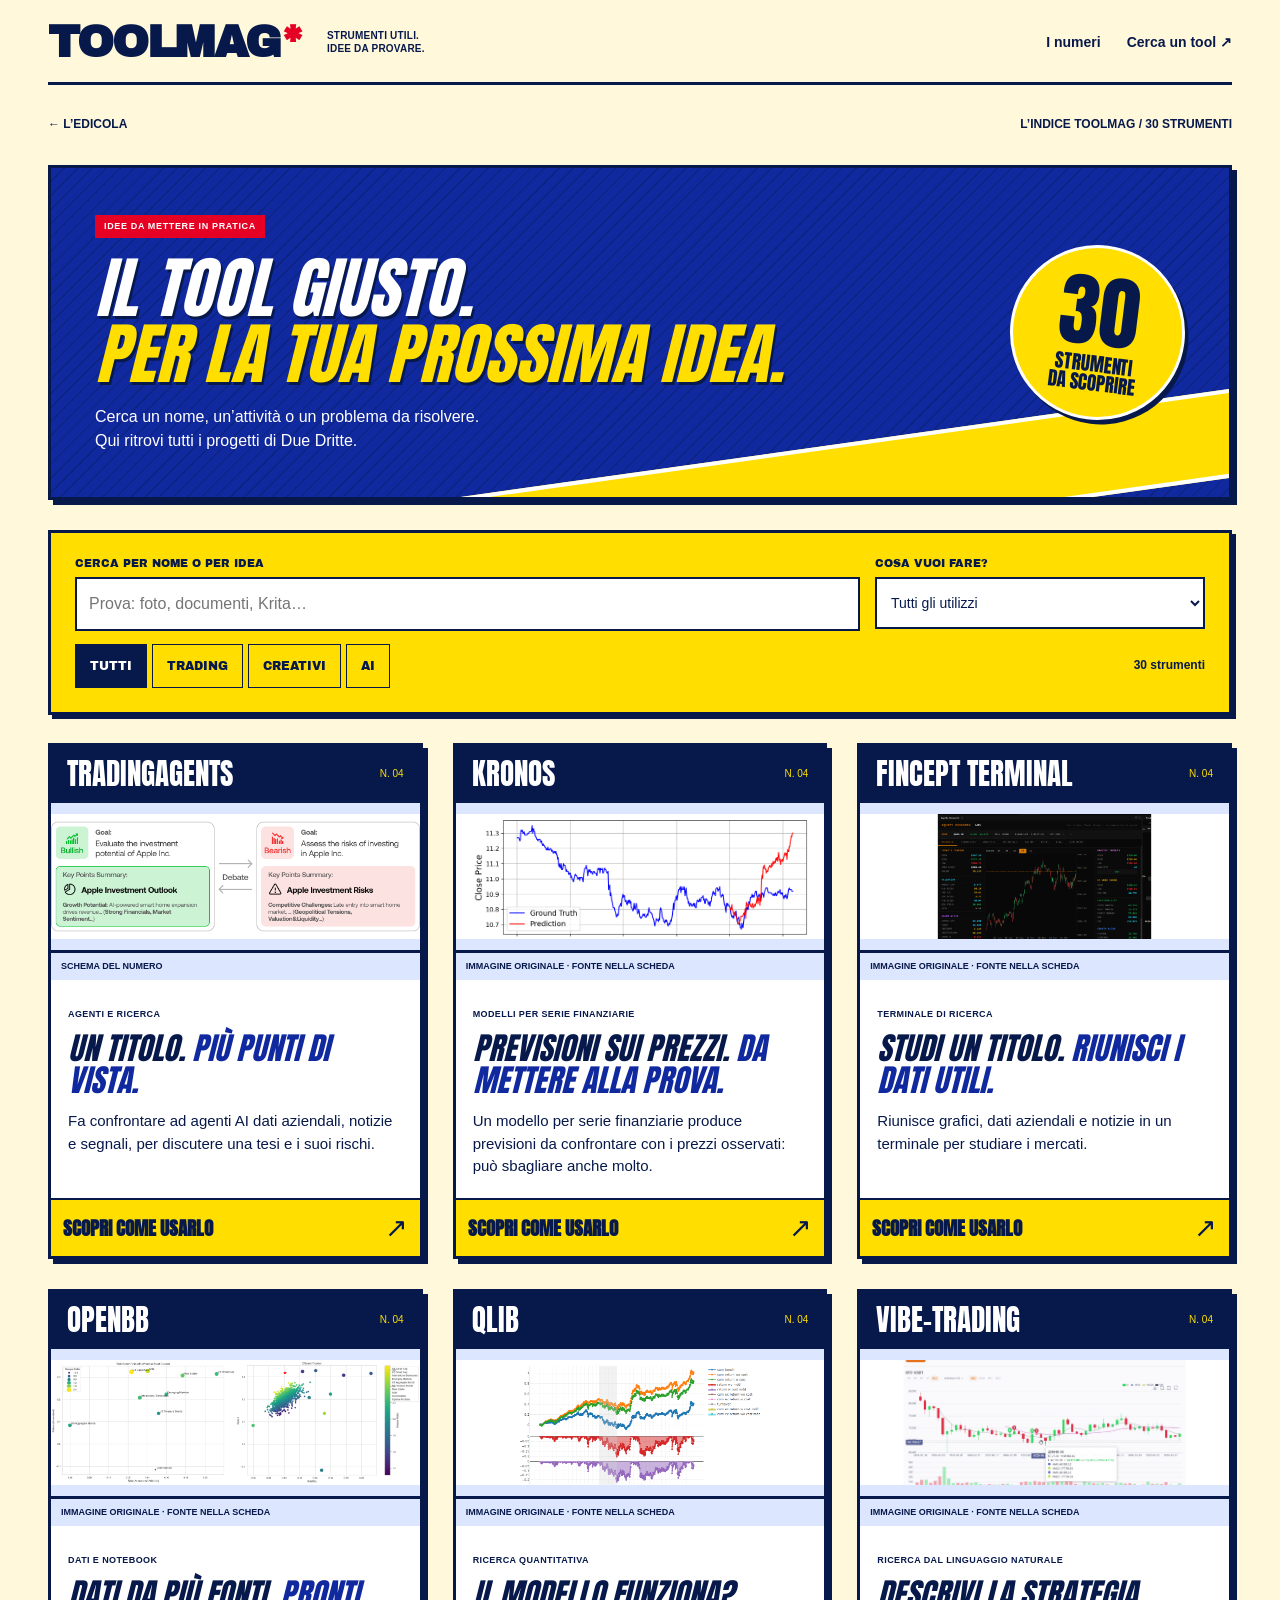
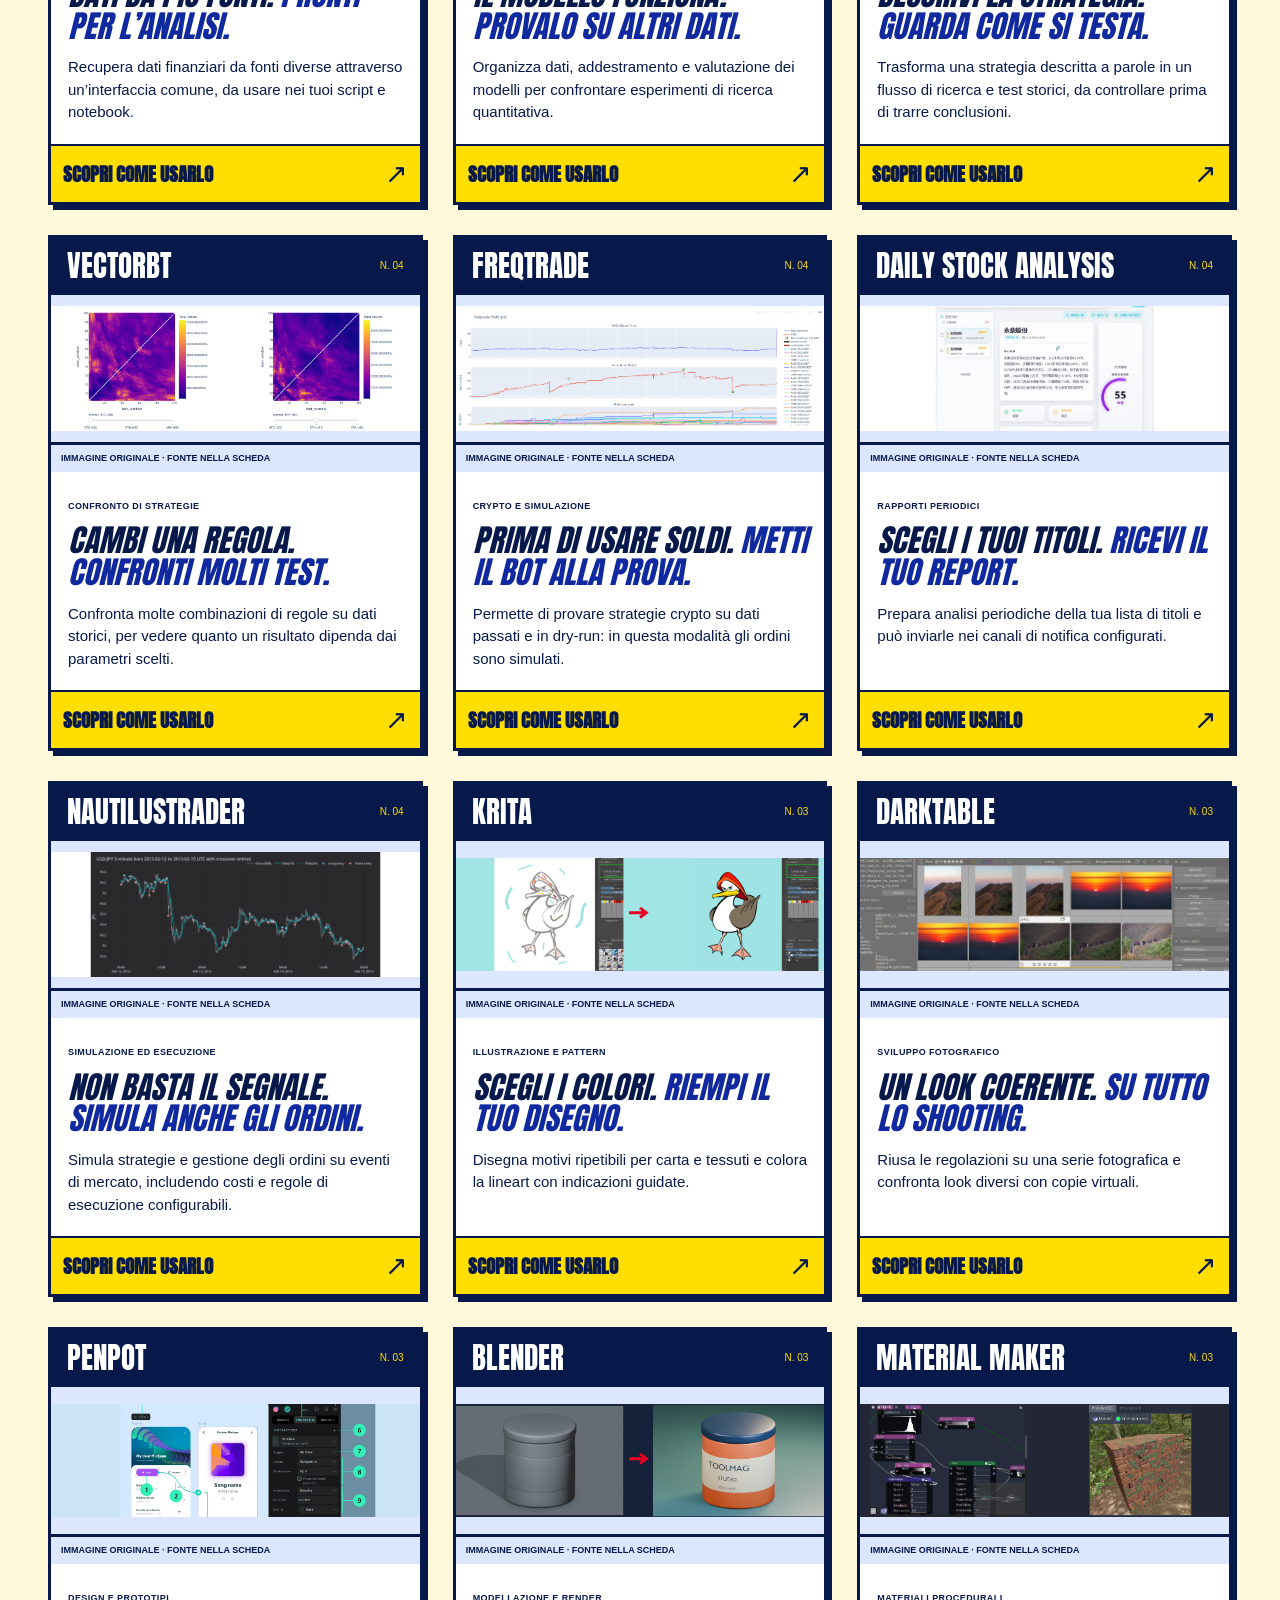
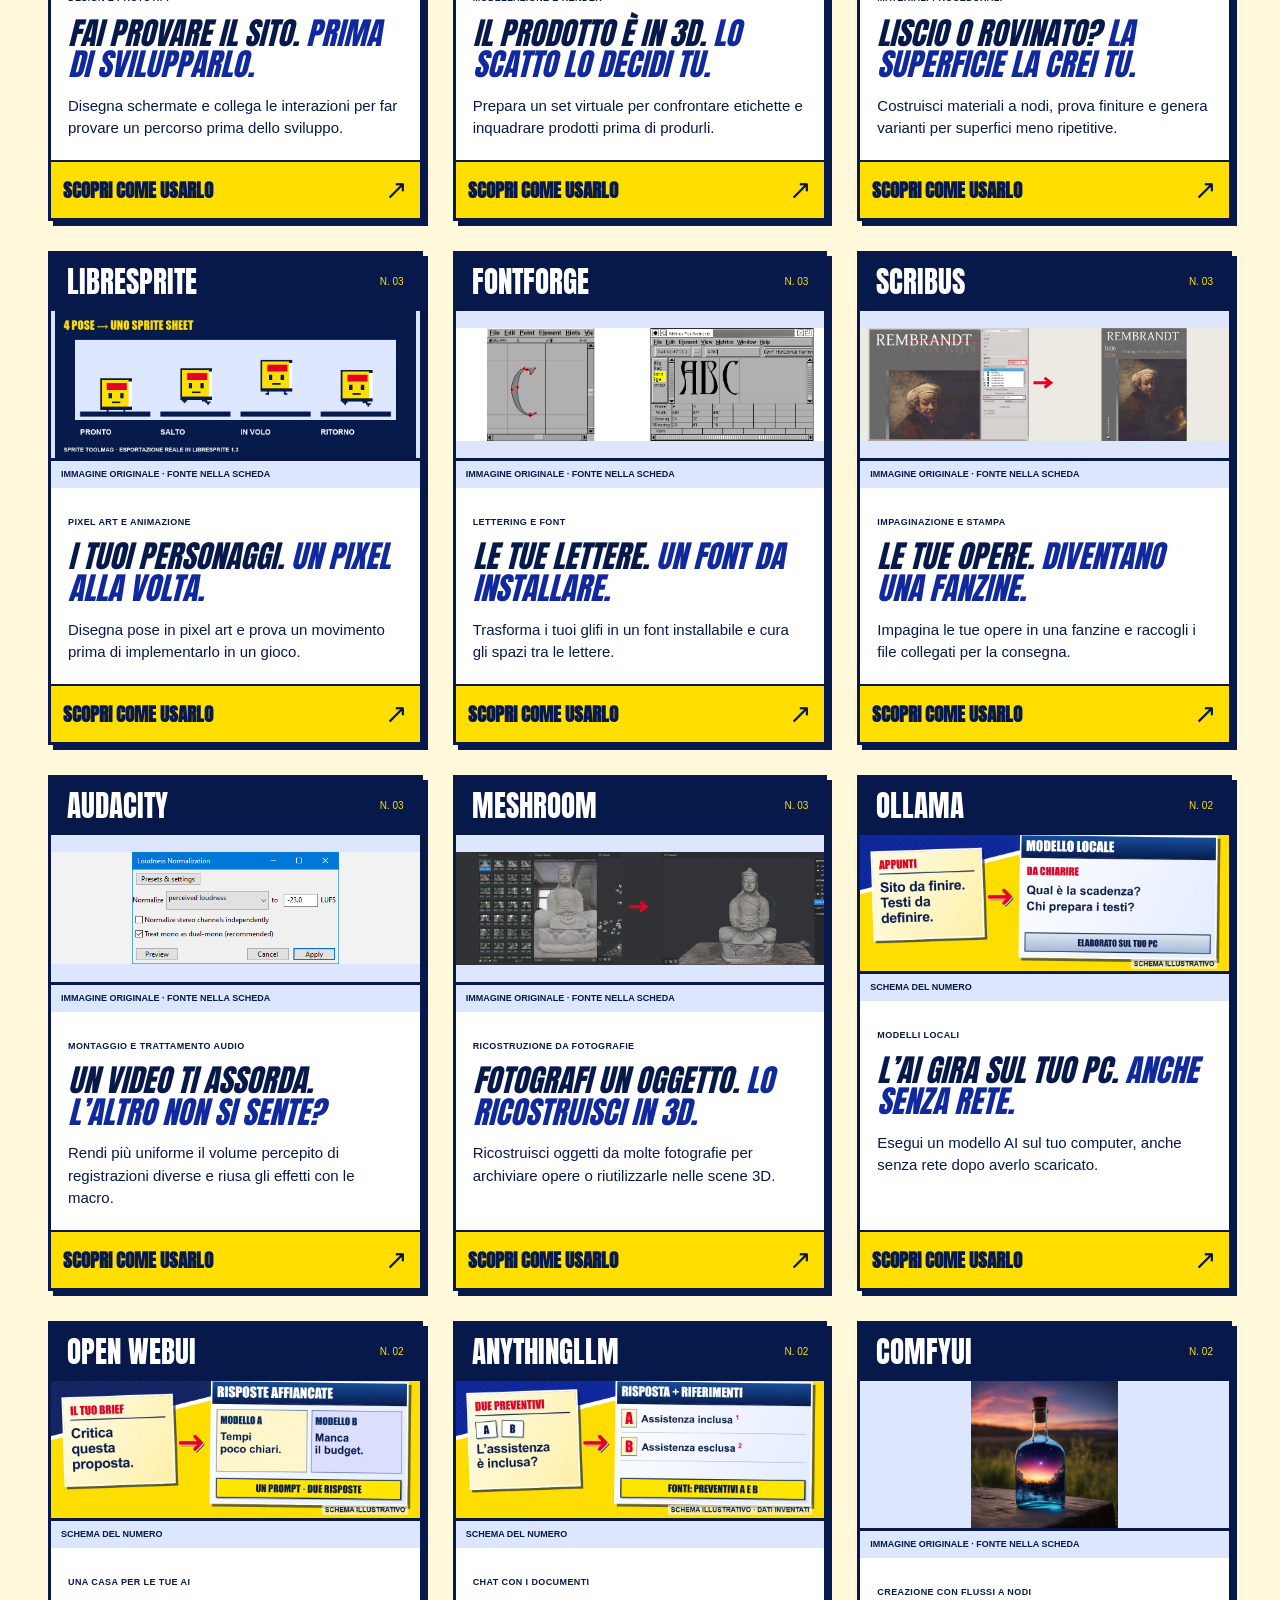
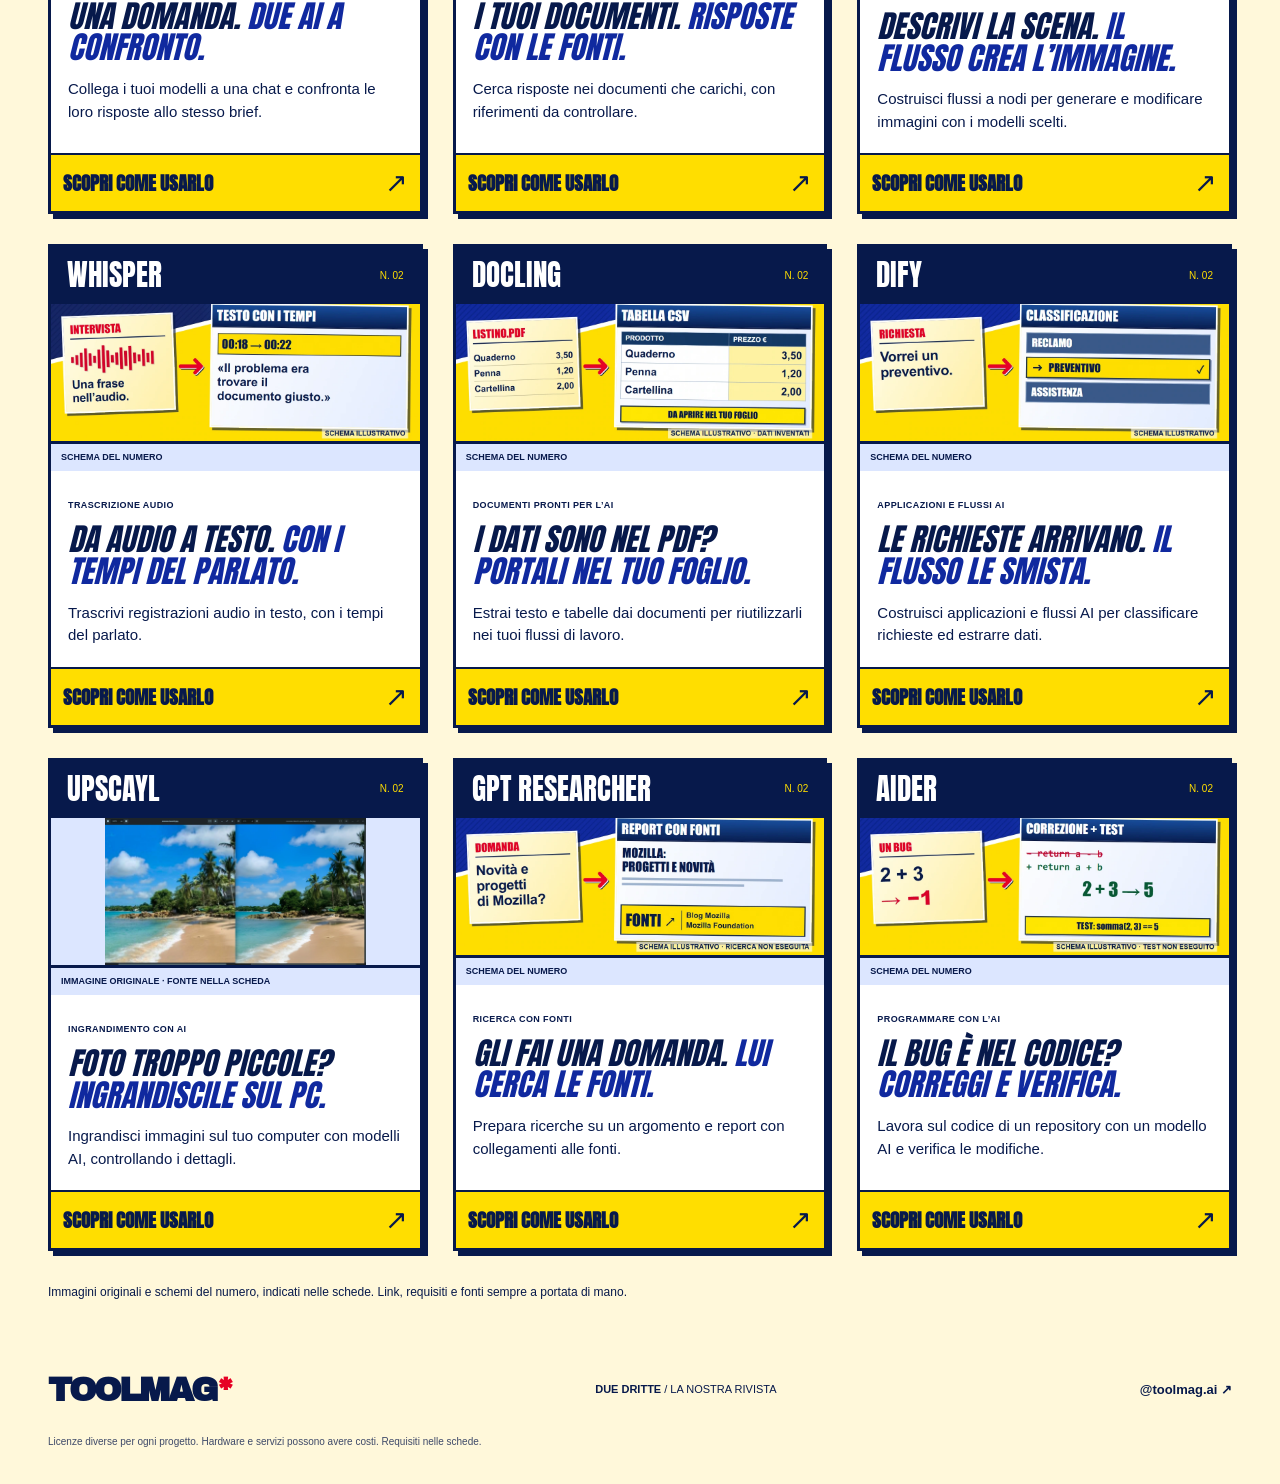
<file: strumenti.html>
<!doctype html><html lang="it"><head><meta charset="utf-8"><meta name="viewport" content="width=device-width,initial-scale=1"><title>Trova il tuo prossimo strumento — TOOLMAG</title><link rel="icon" href="assets-toolmag.webp"><link rel="stylesheet" href="editoriale.css?v=2"><link rel="stylesheet" href="interni.css?v=3"><script defer src="interni.js"></script></head><body><a class="skip" href="#main">Vai al contenuto</a><header class="site-head shell"><a href="index.html" class="brand" aria-label="Toolmag, homepage">TOOLMAG<span>*</span></a><p>STRUMENTI UTILI.<br>IDEE DA PROVARE.</p><nav aria-label="Navigazione principale"><a href="index.html#archivio">I numeri</a><a href="strumenti.html#strumenti">Cerca un tool ↗</a></nav></header><main id="main"><div class="breadcrumb shell"><a href="index.html">← L’EDICOLA</a><span>L’INDICE TOOLMAG / 30 STRUMENTI</span></div><section class="discovery-hero shell"><div><span class="red-kicker">IDEE DA METTERE IN PRATICA</span><h1>IL TOOL GIUSTO.<br><em>PER LA TUA PROSSIMA IDEA.</em></h1><p>Cerca un nome, un’attività o un problema da risolvere.<br>Qui ritrovi tutti i progetti di Due Dritte.</p></div><div class="discovery-stamp"><b>30</b><span>STRUMENTI<br>DA SCOPRIRE</span></div></section><div class="discovery-body shell"><div class="search-panel" id="strumenti"><div class="search-fields"><label class="query-label">CERCA PER NOME O PER IDEA<span><input id="tool-query" type="search" placeholder="Prova: foto, documenti, Krita…" autocomplete="off"><button id="clear-query" type="button" aria-label="Cancella ricerca" hidden>×</button></span></label><label class="kind-label">COSA VUOI FARE?<select id="kind-filter"><option value="all">Tutti gli utilizzi</option><option value="design">Disegno e design</option><option value="immagini">Immagini, foto e 3D</option><option value="documenti">Documenti e ricerche</option><option value="audio">Audio e video</option><option value="modelli">Modelli e chat AI</option><option value="automazioni">Automazioni</option><option value="codice">Codice</option><option value="ricerca-mercati">Ricerca di mercato</option><option value="previsioni">Previsioni sui prezzi</option><option value="test-strategie">Test e simulazione di strategie</option></select></label></div><div class="search-bottom"><div class="issue-filters" role="group" aria-label="Filtra per numero"><button type="button" data-filter="all" aria-pressed="true">TUTTI</button><button type="button" data-filter="trading" aria-pressed="false">TRADING</button><button type="button" data-filter="creativi" aria-pressed="false">CREATIVI</button><button type="button" data-filter="ai" aria-pressed="false">AI</button></div><p id="search-count" aria-live="polite"></p></div></div><div class="empty-state" hidden><h2>QUESTO TOOL<br>CI STA SFUGGENDO.</h2><p>Prova un altro termine o togli un filtro.</p><button type="button" data-reset>AZZERA RICERCA E FILTRI ↺</button></div><div class="tool-grid"><article class="tool-tile" data-tool-card data-issue="trading" data-kind="ricerca-mercati" data-search="TRADINGAGENTS AGENTI E RICERCA Fa confrontare ad agenti AI dati aziendali, notizie e segnali, per discutere una tesi e i suoi rischi. Richiede un modello LLM e fonti dati configurate, con eventuali chiavi e costi. Qui mostriamo il flusso di ricerca: installarlo non equivale a collegare un broker o inviare ordini. METTI IN DUBBIO LA TESI Metti a confronto vantaggi e rischi. CERCA LE CONTRADDIZIONI Confronta notizie, bilanci e segnali."><a href="speciale-trading.html#tradingagents" aria-label="Scopri TRADINGAGENTS"><header><b>TRADINGAGENTS</b><span>N. 04</span></header><div class="original-visual "><img src="assets-originali-trading-tradingagents.svg" alt="SCHEMA UFFICIALE TAURIC RESEARCH · ESEMPIO ILLUSTRATIVO" loading="lazy" width="1080" height="440"></div><p class="tile-credit">SCHEMA DEL NUMERO</p><div class="tile-copy"><span>AGENTI E RICERCA</span><h2>UN TITOLO. <em>PIÙ PUNTI DI VISTA.</em></h2><p>Fa confrontare ad agenti AI dati aziendali, notizie e segnali, per discutere una tesi e i suoi rischi.</p></div><footer><b>SCOPRI COME USARLO</b><span>↗</span></footer></a></article><article class="tool-tile" data-tool-card data-issue="trading" data-kind="previsioni" data-search="KRONOS MODELLI PER SERIE FINANZIARIE Un modello per serie finanziarie produce previsioni da confrontare con i prezzi osservati: può sbagliare anche molto. Richiede Python, pesi del modello e serie storiche nel formato previsto. Valutare su periodi esclusi dalla preparazione del modello. Le previsioni non garantiscono prezzi o rendimenti futuri. MISURA QUANTO SBAGLIA Confronta previsioni e prezzi reali. CAMBIA IL PERIODO Ripeti il test su periodi diversi."><a href="speciale-trading.html#kronos" aria-label="Scopri KRONOS"><header><b>KRONOS</b><span>N. 04</span></header><div class="original-visual "><img src="assets-originali-trading-kronos.svg" alt="GRAFICO ORIGINALE KRONOS · DETTAGLIO · NON È UNA GARANZIA" loading="lazy" width="1080" height="440"></div><p class="tile-credit">IMMAGINE ORIGINALE · FONTE NELLA SCHEDA</p><div class="tile-copy"><span>MODELLI PER SERIE FINANZIARIE</span><h2>PREVISIONI SUI PREZZI. <em>DA METTERE ALLA PROVA.</em></h2><p>Un modello per serie finanziarie produce previsioni da confrontare con i prezzi osservati: può sbagliare anche molto.</p></div><footer><b>SCOPRI COME USARLO</b><span>↗</span></footer></a></article><article class="tool-tile" data-tool-card data-issue="trading" data-kind="ricerca-mercati" data-search="FINCEPT TERMINAL TERMINALE DI RICERCA Riunisce grafici, dati aziendali e notizie in un terminale per studiare i mercati. Edizione pubblica: configurare fonti e credenziali necessarie. Dati, modelli e servizi collegati possono essere a pagamento; alcune offerte Enterprise sono separate. Le eventuali funzioni broker richiedono una configurazione distinta dalla ricerca mostrata. LEGGI OLTRE IL PREZZO Affianca grafico e dati aziendali. SEGUI LE NOTIZIE Consulta il feed mentre fai ricerca."><a href="speciale-trading.html#fincept" aria-label="Scopri FINCEPT TERMINAL"><header><b>FINCEPT TERMINAL</b><span>N. 04</span></header><div class="original-visual "><img src="assets-originali-trading-fincept.svg" alt="SCHERMATA DAL REPOSITORY FINCEPT · DETTAGLIO" loading="lazy" width="1080" height="440"></div><p class="tile-credit">IMMAGINE ORIGINALE · FONTE NELLA SCHEDA</p><div class="tile-copy"><span>TERMINALE DI RICERCA</span><h2>STUDI UN TITOLO. <em>RIUNISCI I DATI UTILI.</em></h2><p>Riunisce grafici, dati aziendali e notizie in un terminale per studiare i mercati.</p></div><footer><b>SCOPRI COME USARLO</b><span>↗</span></footer></a></article><article class="tool-tile" data-tool-card data-issue="trading" data-kind="ricerca-mercati" data-search="OPENBB DATI E NOTEBOOK Recupera dati finanziari da fonti diverse attraverso un’interfaccia comune, da usare nei tuoi script e notebook. Richiede Python e i provider necessari; chiavi, licenze dei dati e costi dipendono dalle fonti. I grafici mostrati sono output di un notebook ufficiale con codice di analisi aggiuntivo: non appaiono automaticamente installando OpenBB. CONFRONTA GLI ASSET Ottieni prezzi in un formato comune. RIUSA LA TUA RICERCA Esporta i dati nel tuo notebook."><a href="speciale-trading.html#openbb" aria-label="Scopri OPENBB"><header><b>OPENBB</b><span>N. 04</span></header><div class="original-visual "><img src="assets-originali-trading-openbb.svg" alt="NOTEBOOK ORIGINALE OPENBB + PYTHON · ESEMPIO STORICO" loading="lazy" width="1080" height="440"></div><p class="tile-credit">IMMAGINE ORIGINALE · FONTE NELLA SCHEDA</p><div class="tile-copy"><span>DATI E NOTEBOOK</span><h2>DATI DA PIÙ FONTI. <em>PRONTI PER L’ANALISI.</em></h2><p>Recupera dati finanziari da fonti diverse attraverso un’interfaccia comune, da usare nei tuoi script e notebook.</p></div><footer><b>SCOPRI COME USARLO</b><span>↗</span></footer></a></article><article class="tool-tile" data-tool-card data-issue="trading" data-kind="test-strategie" data-search="QLIB RICERCA QUANTITATIVA Organizza dati, addestramento e valutazione dei modelli per confrontare esperimenti di ricerca quantitativa. Richiede Python, dataset, modelli e impostazione degli esperimenti. Separare addestramento e valutazione; considerare costi e qualità dei dati. Un test storico non dimostra risultati futuri. CONFRONTA ALLA PARI Stessi dati, più modelli a confronto. NON BARARE COL PASSATO Separa dati di training e verifica."><a href="speciale-trading.html#qlib" aria-label="Scopri QLIB"><header><b>QLIB</b><span>N. 04</span></header><div class="original-visual "><img src="assets-originali-trading-qlib.svg" alt="REPORT ORIGINALE QLIB · DETTAGLIO DI UN TEST STORICO" loading="lazy" width="1080" height="440"></div><p class="tile-credit">IMMAGINE ORIGINALE · FONTE NELLA SCHEDA</p><div class="tile-copy"><span>RICERCA QUANTITATIVA</span><h2>IL MODELLO FUNZIONA? <em>PROVALO SU ALTRI DATI.</em></h2><p>Organizza dati, addestramento e valutazione dei modelli per confrontare esperimenti di ricerca quantitativa.</p></div><footer><b>SCOPRI COME USARLO</b><span>↗</span></footer></a></article><article class="tool-tile" data-tool-card data-issue="trading" data-kind="test-strategie" data-search="VIBE-TRADING RICERCA DAL LINGUAGGIO NATURALE Trasforma una strategia descritta a parole in un flusso di ricerca e test storici, da controllare prima di trarre conclusioni. Configurare modello e dati, verificare strategia e ipotesi del backtest. La demo mostra un test storico, non operazioni reali. Le integrazioni live, dove supportate, richiedono account e configurazioni separati; API e servizi possono avere costi. SERVE DAVVERO COMPLICARSI? Confrontala con compra e mantieni. TROVA IL MOMENTO PEGGIORE Apri i trade dietro il calo maggiore."><a href="speciale-trading.html#vibe" aria-label="Scopri VIBE-TRADING"><header><b>VIBE-TRADING</b><span>N. 04</span></header><div class="original-visual "><img src="assets-originali-trading-vibe.svg" alt="FOTOGRAMMA DELLA DEMO UFFICIALE · TEST SU BTC/USDT" loading="lazy" width="1080" height="440"></div><p class="tile-credit">IMMAGINE ORIGINALE · FONTE NELLA SCHEDA</p><div class="tile-copy"><span>RICERCA DAL LINGUAGGIO NATURALE</span><h2>DESCRIVI LA STRATEGIA. <em>GUARDA COME SI TESTA.</em></h2><p>Trasforma una strategia descritta a parole in un flusso di ricerca e test storici, da controllare prima di trarre conclusioni.</p></div><footer><b>SCOPRI COME USARLO</b><span>↗</span></footer></a></article><article class="tool-tile" data-tool-card data-issue="trading" data-kind="test-strategie" data-search="VECTORBT CONFRONTO DI STRATEGIE Confronta molte combinazioni di regole su dati storici, per vedere quanto un risultato dipenda dai parametri scelti. Richiede Python, dati e regole della strategia. Impostare commissioni e ipotesi di esecuzione e confrontare periodi non usati per scegliere i parametri. La licenza del codice include Commons Clause; vectorbt PRO è un prodotto distinto. SCOVA IL PARAMETRO FORTUNATO Prova valori vicini, non solo il top. CERCA UNA REGOLA ROBUSTA Confronta periodi e mercati diversi."><a href="speciale-trading.html#vectorbt" aria-label="Scopri VECTORBT"><header><b>VECTORBT</b><span>N. 04</span></header><div class="original-visual "><img src="assets-originali-trading-vectorbt.svg" alt="DEMO ORIGINALE VECTORBT · ESEMPI STORICI, NON PREVISIONI" loading="lazy" width="1080" height="440"></div><p class="tile-credit">IMMAGINE ORIGINALE · FONTE NELLA SCHEDA</p><div class="tile-copy"><span>CONFRONTO DI STRATEGIE</span><h2>CAMBI UNA REGOLA. <em>CONFRONTI MOLTI TEST.</em></h2><p>Confronta molte combinazioni di regole su dati storici, per vedere quanto un risultato dipenda dai parametri scelti.</p></div><footer><b>SCOPRI COME USARLO</b><span>↗</span></footer></a></article><article class="tool-tile" data-tool-card data-issue="trading" data-kind="test-strategie" data-search="FREQTRADE CRYPTO E SIMULAZIONE Permette di provare strategie crypto su dati passati e in dry-run: in questa modalità gli ordini sono simulati. Richiede installazione, strategia e configurazione dell’exchange. Backtest = dati storici; dry-run = simulazione sui dati correnti, senza ordini reali. Il trading live è una modalità separata con credenziali e capitale: i test non garantiscono guadagni. PROVALO SENZA CAPITALE Esegui il bot in modalità simulata. CONFRONTA PASSATO E PRESENTE Affianca backtest e prova simulata."><a href="speciale-trading.html#freqtrade" aria-label="Scopri FREQTRADE"><header><b>FREQTRADE</b><span>N. 04</span></header><div class="original-visual "><img src="assets-originali-trading-freqtrade.svg" alt="GRAFICO DAL MANUALE FREQTRADE · ESEMPIO STORICO" loading="lazy" width="1080" height="440"></div><p class="tile-credit">IMMAGINE ORIGINALE · FONTE NELLA SCHEDA</p><div class="tile-copy"><span>CRYPTO E SIMULAZIONE</span><h2>PRIMA DI USARE SOLDI. <em>METTI IL BOT ALLA PROVA.</em></h2><p>Permette di provare strategie crypto su dati passati e in dry-run: in questa modalità gli ordini sono simulati.</p></div><footer><b>SCOPRI COME USARLO</b><span>↗</span></footer></a></article><article class="tool-tile" data-tool-card data-issue="trading" data-kind="ricerca-mercati" data-search="DAILY STOCK ANALYSIS RAPPORTI PERIODICI Prepara analisi periodiche della tua lista di titoli e può inviarle nei canali di notifica configurati. Configurare modello, mercati, lista titoli, pianificazione e notifiche. Copertura e qualità dei dati dipendono dai provider; API e servizi possono avere costi. È un report da verificare, non un ordine. La demo originale è in cinese. NON RIFARE LA STESSA RICERCA Programma il report sulla tua lista. RIVEDI LE ANALISI PASSATE Consulta i rapporti già salvati."><a href="speciale-trading.html#daily" aria-label="Scopri DAILY STOCK ANALYSIS"><header><b>DAILY STOCK ANALYSIS</b><span>N. 04</span></header><div class="original-visual "><img src="assets-originali-trading-daily.svg" alt="DEMO UFFICIALE DAILY STOCK ANALYSIS · INTERFACCIA IN CINESE" loading="lazy" width="1080" height="440"></div><p class="tile-credit">IMMAGINE ORIGINALE · FONTE NELLA SCHEDA</p><div class="tile-copy"><span>RAPPORTI PERIODICI</span><h2>SCEGLI I TUOI TITOLI. <em>RICEVI IL TUO REPORT.</em></h2><p>Prepara analisi periodiche della tua lista di titoli e può inviarle nei canali di notifica configurati.</p></div><footer><b>SCOPRI COME USARLO</b><span>↗</span></footer></a></article><article class="tool-tile" data-tool-card data-issue="trading" data-kind="test-strategie" data-search="NAUTILUSTRADER SIMULAZIONE ED ESECUZIONE Simula strategie e gestione degli ordini su eventi di mercato, includendo costi e regole di esecuzione configurabili. Richiede Python, strategia, dati e modelli di costi/esecuzione. Qui mostriamo un backtest: le esecuzioni sono simulate. Il trading live richiede adattatori, credenziali e configurazioni separate e può differire dalla simulazione. CONTA ANCHE I COSTI Imposta costi e regole degli ordini. RIPERCORRI LE OPERAZIONI Rivedi gli eventi della simulazione."><a href="speciale-trading.html#nautilus" aria-label="Scopri NAUTILUSTRADER"><header><b>NAUTILUSTRADER</b><span>N. 04</span></header><div class="original-visual "><img src="assets-originali-trading-nautilus.svg" alt="TUTORIAL ORIGINALE NAUTILUSTRADER · SIMULAZIONE USD/JPY" loading="lazy" width="1080" height="440"></div><p class="tile-credit">IMMAGINE ORIGINALE · FONTE NELLA SCHEDA</p><div class="tile-copy"><span>SIMULAZIONE ED ESECUZIONE</span><h2>NON BASTA IL SEGNALE. <em>SIMULA ANCHE GLI ORDINI.</em></h2><p>Simula strategie e gestione degli ordini su eventi di mercato, includendo costi e regole di esecuzione configurabili.</p></div><footer><b>SCOPRI COME USARLO</b><span>↗</span></footer></a></article><article class="tool-tile" data-tool-card data-issue="creativi" data-kind="design" data-search="KRITA ILLUSTRAZIONE E PATTERN Disegna motivi ripetibili per carta e tessuti e colora la lineart con indicazioni guidate. Wrap Around permette di lavorare sulle giunture. Colorize Mask richiede indicazioni di colore e verifica del risultato. DECORA SENZA GIUNTURE Crea pattern per carta e tessuti. VELOCIZZA LE BASI COLORE Indica i colori: riempi la lineart."><a href="speciale-creativi.html#krita" aria-label="Scopri KRITA"><header><b>KRITA</b><span>N. 03</span></header><div class="original-visual "><img src="assets-originali-demo-krita.svg" alt="Due dettagli originali del manuale: indicazioni di colore e risultato di Colorize Mask." loading="lazy" width="1080" height="440"></div><p class="tile-credit">IMMAGINE ORIGINALE · FONTE NELLA SCHEDA</p><div class="tile-copy"><span>ILLUSTRAZIONE E PATTERN</span><h2>SCEGLI I COLORI. <em>RIEMPI IL TUO DISEGNO.</em></h2><p>Disegna motivi ripetibili per carta e tessuti e colora la lineart con indicazioni guidate.</p></div><footer><b>SCOPRI COME USARLO</b><span>↗</span></footer></a></article><article class="tool-tile" data-tool-card data-issue="creativi" data-kind="immagini" data-search="DARKTABLE SVILUPPO FOTOGRAFICO Riusa le regolazioni su una serie fotografica e confronta look diversi con copie virtuali. Uno stile riapplica regolazioni: esposizione, bilanciamento e luce possono richiedere adattamenti su ogni foto. NON RIPARTIRE DA ZERO Riusa lo stile sulle foto della serie. MOSTRA DUE DIREZIONI Prova look diversi su copie virtuali."><a href="speciale-creativi.html#darktable" aria-label="Scopri DARKTABLE"><header><b>DARKTABLE</b><span>N. 03</span></header><div class="original-visual "><img src="assets-originali-demo-darktable.svg" alt="Dettaglio autentico della tavola luminosa di darktable 4.4.2; non un prima/dopo." loading="lazy" width="1080" height="440"></div><p class="tile-credit">IMMAGINE ORIGINALE · FONTE NELLA SCHEDA</p><div class="tile-copy"><span>SVILUPPO FOTOGRAFICO</span><h2>UN LOOK COERENTE. <em>SU TUTTO LO SHOOTING.</em></h2><p>Riusa le regolazioni su una serie fotografica e confronta look diversi con copie virtuali.</p></div><footer><b>SCOPRI COME USARLO</b><span>↗</span></footer></a></article><article class="tool-tile" data-tool-card data-issue="creativi" data-kind="design" data-search="PENPOT DESIGN E PROTOTIPI Disegna schermate e collega le interazioni per far provare un percorso prima dello sviluppo. Il risultato è un prototipo, non un sito operativo. Configura le interazioni e i componenti. Il servizio cloud ha anche piani a pagamento. SCOPRI DOVE CI SI BLOCCA Fai provare una prenotazione. CORREGGI UNA VOLTA SOLA Aggiorna i componenti collegati."><a href="speciale-creativi.html#penpot" aria-label="Scopri PENPOT"><header><b>PENPOT</b><span>N. 03</span></header><div class="original-visual "><img src="assets-originali-demo-penpot.svg" alt="Schermata originale del manuale Penpot: pulsante Play collegato alla schermata del brano." loading="lazy" width="1080" height="440"></div><p class="tile-credit">IMMAGINE ORIGINALE · FONTE NELLA SCHEDA</p><div class="tile-copy"><span>DESIGN E PROTOTIPI</span><h2>FAI PROVARE IL SITO. <em>PRIMA DI SVILUPPARLO.</em></h2><p>Disegna schermate e collega le interazioni per far provare un percorso prima dello sviluppo.</p></div><footer><b>SCOPRI COME USARLO</b><span>↗</span></footer></a></article><article class="tool-tile" data-tool-card data-issue="creativi" data-kind="immagini" data-search="BLENDER MODELLAZIONE E RENDER Prepara un set virtuale per confrontare etichette e inquadrare prodotti prima di produrli. Servono modello, materiali, luci e camera. Puoi riutilizzare il set, ma i nuovi prodotti possono richiedere aggiustamenti. PROVA PRIMA DI STAMPARE Confronta etichette sul modello. RIUSA IL SET FOTOGRAFICO Cambia prodotto, conserva le luci."><a href="speciale-creativi.html#blender" aria-label="Scopri BLENDER"><header><b>BLENDER</b><span>N. 03</span></header><div class="original-visual "><img src="assets-originali-demo-blender.svg" alt="Stesso packaging modellato e renderizzato realmente in Blender; file blend incluso." loading="lazy" width="1080" height="440"></div><p class="tile-credit">IMMAGINE ORIGINALE · FONTE NELLA SCHEDA</p><div class="tile-copy"><span>MODELLAZIONE E RENDER</span><h2>IL PRODOTTO È IN 3D. <em>LO SCATTO LO DECIDI TU.</em></h2><p>Prepara un set virtuale per confrontare etichette e inquadrare prodotti prima di produrli.</p></div><footer><b>SCOPRI COME USARLO</b><span>↗</span></footer></a></article><article class="tool-tile" data-tool-card data-issue="creativi" data-kind="immagini" data-search="MATERIAL MAKER MATERIALI PROCEDURALI Costruisci materiali a nodi, prova finiture e genera varianti per superfici meno ripetitive. Costruisci o adatta il grafo; il seme varia i nodi che lo supportano. Esporta le mappe e collegale nel programma 3D. SCEGLI LA FINITURA Esporta mappe per il tuo render. EVITA COPIE IDENTICHE Varia il seme per superfici diverse."><a href="speciale-creativi.html#material" aria-label="Scopri MATERIAL MAKER"><header><b>MATERIAL MAKER</b><span>N. 03</span></header><div class="original-visual "><img src="assets-originali-demo-material.svg" alt="Due immagini originali del manuale: grafo e anteprima 3D, non uno stesso flusso prima/dopo." loading="lazy" width="1080" height="440"></div><p class="tile-credit">IMMAGINE ORIGINALE · FONTE NELLA SCHEDA</p><div class="tile-copy"><span>MATERIALI PROCEDURALI</span><h2>LISCIO O ROVINATO? <em>LA SUPERFICIE LA CREI TU.</em></h2><p>Costruisci materiali a nodi, prova finiture e genera varianti per superfici meno ripetitive.</p></div><footer><b>SCOPRI COME USARLO</b><span>↗</span></footer></a></article><article class="tool-tile" data-tool-card data-issue="creativi" data-kind="design" data-search="LIBRESPRITE PIXEL ART E ANIMAZIONE Disegna pose in pixel art e prova un movimento prima di implementarlo in un gioco. Le pose si disegnano a mano: onion skin mostra i fotogrammi vicini come guida. Nessuna animazione automatica. PROVA IL SALTO PRIMA DEL CODICE Disegna le pose del personaggio. TIENI UNITE LE TUE ICONE Riusa la stessa palette nel set."><a href="speciale-creativi.html#libresprite" aria-label="Scopri LIBRESPRITE"><header><b>LIBRESPRITE</b><span>N. 03</span></header><div class="original-visual "><img src="assets-originali-libresprite-demo.webp" alt="Quattro pose del personaggio rivista TOOLMAG, esportate in uno sprite sheet con LibreSprite" loading="lazy" width="1080" height="440"></div><p class="tile-credit">IMMAGINE ORIGINALE · FONTE NELLA SCHEDA</p><div class="tile-copy"><span>PIXEL ART E ANIMAZIONE</span><h2>I TUOI PERSONAGGI. <em>UN PIXEL ALLA VOLTA.</em></h2><p>Disegna pose in pixel art e prova un movimento prima di implementarlo in un gioco.</p></div><footer><b>SCOPRI COME USARLO</b><span>↗</span></footer></a></article><article class="tool-tile" data-tool-card data-issue="creativi" data-kind="design" data-search="FONTFORGE LETTERING E FONT Trasforma i tuoi glifi in un font installabile e cura gli spazi tra le lettere. Disegna o importa i glifi, assegna i caratteri, regola la spaziatura ed esporta. Per modificare font altrui serve una licenza adeguata. DAI UNA VOCE AL MARCHIO Trasforma il lettering in un font. EVITA I BUCHI TRA LETTERE Regola gli spazi prima di esportare."><a href="speciale-creativi.html#fontforge" aria-label="Scopri FONTFORGE"><header><b>FONTFORGE</b><span>N. 03</span></header><div class="original-visual "><img src="assets-originali-demo-fontforge.svg" alt="Immagini originali del tutorial FontForge: disegno del glifo C e finestra metrica Ambrosia." loading="lazy" width="1080" height="440"></div><p class="tile-credit">IMMAGINE ORIGINALE · FONTE NELLA SCHEDA</p><div class="tile-copy"><span>LETTERING E FONT</span><h2>LE TUE LETTERE. <em>UN FONT DA INSTALLARE.</em></h2><p>Trasforma i tuoi glifi in un font installabile e cura gli spazi tra le lettere.</p></div><footer><b>SCOPRI COME USARLO</b><span>↗</span></footer></a></article><article class="tool-tile" data-tool-card data-issue="creativi" data-kind="design" data-search="SCRIBUS IMPAGINAZIONE E STAMPA Impagina le tue opere in una fanzine e raccogli i file collegati per la consegna. Concorda PDF, colori e abbondanze con la tipografia. Trasferisci i font solo se la licenza lo permette. Il codice principale è ospitato su SVN: svn://scribus.net/trunk/Scribus. PORTA LE OPERE SU CARTA Esporta il PDF per la tipografia. CONSEGNA SENZA FILE PERSI Raccogli progetto e immagini usate."><a href="speciale-creativi.html#scribus" aria-label="Scopri SCRIBUS"><header><b>SCRIBUS</b><span>N. 03</span></header><div class="original-visual "><img src="assets-originali-demo-scribus.svg" alt="Schermata e pagina finale originali del Quick Start Guide di Scribus." loading="lazy" width="1080" height="440"></div><p class="tile-credit">IMMAGINE ORIGINALE · FONTE NELLA SCHEDA</p><div class="tile-copy"><span>IMPAGINAZIONE E STAMPA</span><h2>LE TUE OPERE. <em>DIVENTANO UNA FANZINE.</em></h2><p>Impagina le tue opere in una fanzine e raccogli i file collegati per la consegna.</p></div><footer><b>SCOPRI COME USARLO</b><span>↗</span></footer></a></article><article class="tool-tile" data-tool-card data-issue="creativi" data-kind="audio" data-search="AUDACITY MONTAGGIO E TRATTAMENTO AUDIO Rendi più uniforme il volume percepito di registrazioni diverse e riusa gli effetti con le macro. Lavora sull’audio. Usa la normalizzazione loudness con un obiettivo comune; normalizzare i picchi non equivale a uniformare il volume percepito. Per alcuni formati serve FFmpeg. Riascolta: non ripara il clipping. EVITA SALTI DI VOLUME Uniforma il volume delle clip audio. NON RIPETERE GLI EFFETTI Applica una macro a più file audio."><a href="speciale-creativi.html#audacity" aria-label="Scopri AUDACITY"><header><b>AUDACITY</b><span>N. 03</span></header><div class="original-visual "><img src="assets-originali-demo-audacity.svg" alt="Dialogo originale Loudness Normalization dal manuale Audacity. Mostra il controllo, non un risultato misurato." loading="lazy" width="1080" height="440"></div><p class="tile-credit">IMMAGINE ORIGINALE · FONTE NELLA SCHEDA</p><div class="tile-copy"><span>MONTAGGIO E TRATTAMENTO AUDIO</span><h2>UN VIDEO TI ASSORDA. <em>L’ALTRO NON SI SENTE?</em></h2><p>Rendi più uniforme il volume percepito di registrazioni diverse e riusa gli effetti con le macro.</p></div><footer><b>SCOPRI COME USARLO</b><span>↗</span></footer></a></article><article class="tool-tile" data-tool-card data-issue="creativi" data-kind="immagini" data-search="MESHROOM RICOSTRUZIONE DA FOTOGRAFIE Ricostruisci oggetti da molte fotografie per archiviare opere o riutilizzarle nelle scene 3D. Servono foto sovrapposte da più angolazioni e superfici adatte. Il percorso denso standard usa NVIDIA CUDA; AliceVision è incluso nei pacchetti ufficiali. Il modello può richiedere pulizia. Una scansione non sostituisce un archivio fotografico di conservazione. ARCHIVIA PRIMA DI CONSEGNARE Crea un archivio 3D delle tue opere. RIUSA OGGETTI REALI NEI SET Scansionali e rifinisci il modello 3D."><a href="speciale-creativi.html#meshroom" aria-label="Scopri MESHROOM"><header><b>MESHROOM</b><span>N. 03</span></header><div class="original-visual "><img src="assets-originali-demo-meshroom.svg" alt="Dettagli delle foto e del modello texturizzato della stessa statua dal tutorial Meshroom." loading="lazy" width="1080" height="440"></div><p class="tile-credit">IMMAGINE ORIGINALE · FONTE NELLA SCHEDA</p><div class="tile-copy"><span>RICOSTRUZIONE DA FOTOGRAFIE</span><h2>FOTOGRAFI UN OGGETTO. <em>LO RICOSTRUISCI IN 3D.</em></h2><p>Ricostruisci oggetti da molte fotografie per archiviare opere o riutilizzarle nelle scene 3D.</p></div><footer><b>SCOPRI COME USARLO</b><span>↗</span></footer></a></article><article class="tool-tile" data-tool-card data-issue="ai" data-kind="modelli" data-search="OLLAMA MODELLI LOCALI Esegui un modello AI sul tuo computer, anche senza rete dopo averlo scaricato. Serve un modello locale scaricato · Memoria adeguata RIVEDI APPUNTI INTERNI Chiarisci dubbi, tutto sul tuo PC. LAVORA ANCHE SENZA RETE Rivedi bozze con un modello offline."><a href="speciale-ai.html#ollama" aria-label="Scopri OLLAMA"><header><b>OLLAMA</b><span>N. 02</span></header><div class="original-visual schema-visual"><img src="assets-pagine-ai-ollama.webp" alt="Schema editoriale già pubblicato per OLLAMA" loading="lazy" width="1080" height="440"></div><p class="tile-credit">SCHEMA DEL NUMERO</p><div class="tile-copy"><span>MODELLI LOCALI</span><h2>L’AI GIRA SUL TUO PC. <em>ANCHE SENZA RETE.</em></h2><p>Esegui un modello AI sul tuo computer, anche senza rete dopo averlo scaricato.</p></div><footer><b>SCOPRI COME USARLO</b><span>↗</span></footer></a></article><article class="tool-tile" data-tool-card data-issue="ai" data-kind="modelli" data-search="OPEN WEBUI UNA CASA PER LE TUE AI Collega i tuoi modelli a una chat e confronta le loro risposte allo stesso brief. Collega i modelli · Configura le istruzioni da riusare · Licenza: condizioni sul branding per distribuzioni con più di 50 utenti. SCEGLI IL MODELLO PIÙ UTILE Confronta due AI sullo stesso brief. RIUSA LE TUE REGOLE Salva tono e criteri editoriali."><a href="speciale-ai.html#openwebui" aria-label="Scopri OPEN WEBUI"><header><b>OPEN WEBUI</b><span>N. 02</span></header><div class="original-visual schema-visual"><img src="assets-pagine-ai-openwebui.webp" alt="Schema editoriale già pubblicato per OPEN WEBUI" loading="lazy" width="1080" height="440"></div><p class="tile-credit">SCHEMA DEL NUMERO</p><div class="tile-copy"><span>UNA CASA PER LE TUE AI</span><h2>UNA DOMANDA. <em>DUE AI A CONFRONTO.</em></h2><p>Collega i tuoi modelli a una chat e confronta le loro risposte allo stesso brief.</p></div><footer><b>SCOPRI COME USARLO</b><span>↗</span></footer></a></article><article class="tool-tile" data-tool-card data-issue="ai" data-kind="documenti" data-search="ANYTHINGLLM CHAT CON I DOCUMENTI Cerca risposte nei documenti che carichi, con riferimenti da controllare. Modello collegato · Documenti caricati e indicizzati CONTROLLA COSA È ESCLUSO Cerca esclusioni nei preventivi. RECUPERA SOLUZIONI GIÀ USATE Interroga il dossier del progetto."><a href="speciale-ai.html#anything" aria-label="Scopri ANYTHINGLLM"><header><b>ANYTHINGLLM</b><span>N. 02</span></header><div class="original-visual schema-visual"><img src="assets-pagine-ai-anything.webp" alt="Schema editoriale già pubblicato per ANYTHINGLLM" loading="lazy" width="1080" height="440"></div><p class="tile-credit">SCHEMA DEL NUMERO</p><div class="tile-copy"><span>CHAT CON I DOCUMENTI</span><h2>I TUOI DOCUMENTI. <em>RISPOSTE CON LE FONTI.</em></h2><p>Cerca risposte nei documenti che carichi, con riferimenti da controllare.</p></div><footer><b>SCOPRI COME USARLO</b><span>↗</span></footer></a></article><article class="tool-tile" data-tool-card data-issue="ai" data-kind="immagini" data-search="COMFYUI CREAZIONE CON FLUSSI A NODI Costruisci flussi a nodi per generare e modificare immagini con i modelli scelti. Modelli e flusso configurati · Outpainting per estendere CONFRONTA LE VARIANTI Varia il prompt, riusa il flusso. FAI SPAZIO AL TITOLO Estendi lo sfondo per le copertine."><a href="speciale-ai.html#comfy" aria-label="Scopri COMFYUI"><header><b>COMFYUI</b><span>N. 02</span></header><div class="original-visual "><img src="assets-originali-comfy.webp" alt="DEMO UFFICIALE COMFYUI · SDXL" loading="lazy" width="1080" height="440"></div><p class="tile-credit">IMMAGINE ORIGINALE · FONTE NELLA SCHEDA</p><div class="tile-copy"><span>CREAZIONE CON FLUSSI A NODI</span><h2>DESCRIVI LA SCENA. <em>IL FLUSSO CREA L’IMMAGINE.</em></h2><p>Costruisci flussi a nodi per generare e modificare immagini con i modelli scelti.</p></div><footer><b>SCOPRI COME USARLO</b><span>↗</span></footer></a></article><article class="tool-tile" data-tool-card data-issue="ai" data-kind="audio" data-search="WHISPER TRASCRIZIONE AUDIO Trascrivi registrazioni audio in testo, con i tempi del parlato. Whisper + FFmpeg · Modello multilingue per l’italiano MONTA PARTENDO DAL TESTO Ritrova le frasi con i timecode. RILEGGI RIUNIONI IN LOCALE Trascrivi registrazioni sul tuo PC."><a href="speciale-ai.html#whisper" aria-label="Scopri WHISPER"><header><b>WHISPER</b><span>N. 02</span></header><div class="original-visual schema-visual"><img src="assets-pagine-ai-whisper.webp" alt="Schema editoriale già pubblicato per WHISPER" loading="lazy" width="1080" height="440"></div><p class="tile-credit">SCHEMA DEL NUMERO</p><div class="tile-copy"><span>TRASCRIZIONE AUDIO</span><h2>DA AUDIO A TESTO. <em>CON I TEMPI DEL PARLATO.</em></h2><p>Trascrivi registrazioni audio in testo, con i tempi del parlato.</p></div><footer><b>SCOPRI COME USARLO</b><span>↗</span></footer></a></article><article class="tool-tile" data-tool-card data-issue="ai" data-kind="documenti" data-search="DOCLING DOCUMENTI PRONTI PER L’AI Estrai testo e tabelle dai documenti per riutilizzarli nei tuoi flussi di lavoro. Python e modelli · OCR per scansioni · Script per CSV CONFRONTA I LISTINI Estrai CSV, poi confronta i dati. RECUPERA MANUALI SCANSIONATI Estrai testo per cercare istruzioni."><a href="speciale-ai.html#docling" aria-label="Scopri DOCLING"><header><b>DOCLING</b><span>N. 02</span></header><div class="original-visual schema-visual"><img src="assets-pagine-ai-docling.webp" alt="Schema editoriale già pubblicato per DOCLING" loading="lazy" width="1080" height="440"></div><p class="tile-credit">SCHEMA DEL NUMERO</p><div class="tile-copy"><span>DOCUMENTI PRONTI PER L’AI</span><h2>I DATI SONO NEL PDF? <em>PORTALI NEL TUO FOGLIO.</em></h2><p>Estrai testo e tabelle dai documenti per riutilizzarli nei tuoi flussi di lavoro.</p></div><footer><b>SCOPRI COME USARLO</b><span>↗</span></footer></a></article><article class="tool-tile" data-tool-card data-issue="ai" data-kind="automazioni" data-search="DIFY APPLICAZIONI E FLUSSI AI Costruisci applicazioni e flussi AI per classificare richieste ed estrarre dati. Modello e flusso configurati · Email/CRM: integrazioni extra · Licenza: condizioni aggiuntive su multi-tenant e branding. SMISTA RICHIESTE RIPETITIVE Classifica reclami e richieste. EVITA DI RICOPIARE GLI ORDINI Estrai quantità e consegna dal testo."><a href="speciale-ai.html#dify" aria-label="Scopri DIFY"><header><b>DIFY</b><span>N. 02</span></header><div class="original-visual schema-visual"><img src="assets-pagine-ai-dify.webp" alt="Schema editoriale già pubblicato per DIFY" loading="lazy" width="1080" height="440"></div><p class="tile-credit">SCHEMA DEL NUMERO</p><div class="tile-copy"><span>APPLICAZIONI E FLUSSI AI</span><h2>LE RICHIESTE ARRIVANO. <em>IL FLUSSO LE SMISTA.</em></h2><p>Costruisci applicazioni e flussi AI per classificare richieste ed estrarre dati.</p></div><footer><b>SCOPRI COME USARLO</b><span>↗</span></footer></a></article><article class="tool-tile" data-tool-card data-issue="ai" data-kind="immagini" data-search="UPSCAYL INGRANDIMENTO CON AI Ingrandisci immagini sul tuo computer con modelli AI, controllando i dettagli. GPU Vulkan · Modello di upscale · Controlla i dettagli INGRANDISCI VISUAL RISERVATI Elabora sul PC immagini inedite. PREPARA IL CATALOGO IN BLOCCO Ingrandisci una cartella di foto."><a href="speciale-ai.html#upscayl" aria-label="Scopri UPSCAYL"><header><b>UPSCAYL</b><span>N. 02</span></header><div class="original-visual "><img src="assets-originali-upscayl.webp" alt="CONFRONTO UFFICIALE UPSCAYL" loading="lazy" width="1080" height="440"></div><p class="tile-credit">IMMAGINE ORIGINALE · FONTE NELLA SCHEDA</p><div class="tile-copy"><span>INGRANDIMENTO CON AI</span><h2>FOTO TROPPO PICCOLE? <em>INGRANDISCILE SUL PC.</em></h2><p>Ingrandisci immagini sul tuo computer con modelli AI, controllando i dettagli.</p></div><footer><b>SCOPRI COME USARLO</b><span>↗</span></footer></a></article><article class="tool-tile" data-tool-card data-issue="ai" data-kind="documenti" data-search="GPT RESEARCHER RICERCA CON FONTI Prepara ricerche su un argomento e report con collegamenti alle fonti. Modello e ricerca web configurati · Verifica le fonti ARRIVA PREPARATO ALLA CALL Cerca progetti e novità del cliente. TROVA EVENTI A CUI PROPORTI Cerca candidature e scadenze."><a href="speciale-ai.html#researcher" aria-label="Scopri GPT RESEARCHER"><header><b>GPT RESEARCHER</b><span>N. 02</span></header><div class="original-visual schema-visual"><img src="assets-pagine-ai-researcher.webp" alt="Schema editoriale già pubblicato per GPT RESEARCHER" loading="lazy" width="1080" height="440"></div><p class="tile-credit">SCHEMA DEL NUMERO</p><div class="tile-copy"><span>RICERCA CON FONTI</span><h2>GLI FAI UNA DOMANDA. <em>LUI CERCA LE FONTI.</em></h2><p>Prepara ricerche su un argomento e report con collegamenti alle fonti.</p></div><footer><b>SCOPRI COME USARLO</b><span>↗</span></footer></a></article><article class="tool-tile" data-tool-card data-issue="ai" data-kind="codice" data-search="AIDER PROGRAMMARE CON L’AI Lavora sul codice di un repository con un modello AI e verifica le modifiche. Modello per codice · Repository Git · Test configurati PROTEGGI UNA CORREZIONE Aggiungi un test e rieseguilo. COORDINA LE MODIFICHE Aggiorna funzioni e file collegati."><a href="speciale-ai.html#aider" aria-label="Scopri AIDER"><header><b>AIDER</b><span>N. 02</span></header><div class="original-visual schema-visual"><img src="assets-pagine-ai-aider.webp" alt="Schema editoriale già pubblicato per AIDER" loading="lazy" width="1080" height="440"></div><p class="tile-credit">SCHEMA DEL NUMERO</p><div class="tile-copy"><span>PROGRAMMARE CON L’AI</span><h2>IL BUG È NEL CODICE? <em>CORREGGI E VERIFICA.</em></h2><p>Lavora sul codice di un repository con un modello AI e verifica le modifiche.</p></div><footer><b>SCOPRI COME USARLO</b><span>↗</span></footer></a></article></div><p class="directory-note">Immagini originali e schemi del numero, indicati nelle schede. Link, requisiti e fonti sempre a portata di mano.</p></div></main><footer class="site-footer shell"><a class="brand" href="index.html">TOOLMAG<span>*</span></a><p><b>DUE DRITTE</b> / LA NOSTRA RIVISTA</p><a href="https://www.instagram.com/toolmag.ai/" target="_blank" rel="noopener noreferrer">@toolmag.ai ↗</a><small>Licenze diverse per ogni progetto. Hardware e servizi possono avere costi. Requisiti nelle schede.</small></footer><dialog class="art-viewer" aria-labelledby="art-title"><header><h2 id="art-title">PAGINA ORIGINALE</h2><button type="button" data-close>CHIUDI ×</button></header><img id="art-image" alt=""><p>Pagina del numero originale · immagini e schemi conservati.</p></dialog></body></html>
</file>
<file: editoriale.css>
@font-face{font-family:MagImpact;src:local('Impact'),url('assets-Anton.ttf');font-display:swap}@font-face{font-family:MagBlack;src:local('Arial Black'),url('assets-ArchivoBlack.ttf');font-display:swap}
:root{--navy:#07194b;--blue:#10299f;--yellow:#ffde00;--red:#e60024;--cream:#fff8da;--pale:#dce6ff;--gutter:18px}*{box-sizing:border-box}html{scroll-behavior:smooth;scroll-padding-top:20px}body{margin:0;background:var(--cream);color:var(--navy);font:16px/1.45 Arial,sans-serif}img{display:block;width:100%;height:auto}a{color:inherit;text-decoration:none}button{font:inherit;cursor:pointer;color:inherit}button,a{-webkit-tap-highlight-color:transparent}a:focus-visible,button:focus-visible{outline:3px solid var(--red);outline-offset:5px}p,h1,h2,h3,h4{margin:0}.shell{width:min(calc(100% - var(--gutter)*2),1280px);margin:auto}.skip{position:absolute;top:-100px;background:var(--yellow);padding:12px;z-index:20}.skip:focus{top:0}.brand{font:900 31px/1 MagBlack,Arial,sans-serif;letter-spacing:-2px;white-space:nowrap}.brand span{color:var(--red)}.site-head{display:flex;align-items:center;flex-wrap:wrap;justify-content:space-between;padding:17px 0 12px;gap:14px;border-bottom:3px solid var(--navy)}.site-head>p{font-size:8px;line-height:1.4;font-weight:900;letter-spacing:.2px}.site-head nav{display:flex;width:100%;justify-content:space-between;border-top:1px solid #07194b40;padding-top:6px}.site-head nav a{display:flex;align-items:center;min-height:34px;font-size:12px;font-weight:bold}.site-head nav a:hover{text-decoration:underline}
.issue-feature{margin-top:18px;background:var(--blue);border:3px solid var(--navy);box-shadow:5px 5px 0 var(--navy)}.issue-ribbon{background:var(--navy);color:white;display:flex;justify-content:space-between;align-items:center;gap:14px;padding:10px 12px;font-size:9px;font-weight:bold;border-bottom:2px solid white}.issue-ribbon>span:first-child{display:flex;align-items:center;font-size:0}.issue-ribbon b{font:900 14px/1 MagBlack;background:var(--red);padding:6px 7px;display:inline-block;color:white;letter-spacing:-.5px}.issue-ribbon i{font-style:normal;color:var(--yellow);margin:0 6px}.cover-story{position:relative;isolation:isolate;display:grid;grid-template-columns:minmax(0,1fr) 95px;grid-template-areas:'intro intro' 'cover host' 'action action';gap:22px 12px;padding:22px 14px 24px;background:repeating-linear-gradient(133deg,transparent 0 8px,#07194b55 9px 10px),linear-gradient(120deg,#10299f,#164ac0);overflow:hidden}.cover-story:before{content:'';position:absolute;z-index:-1;top:45%;bottom:12%;left:-15%;width:140%;background:var(--yellow);border-block:5px solid white;transform:rotate(-12deg)}.story-intro{grid-area:intro;color:white}.red-kicker{display:inline-block;background:var(--red);color:white;padding:7px 9px;font-size:9px;line-height:1;font-weight:900;letter-spacing:.65px}.story-intro h1{font:italic 40px/.98 MagImpact,Impact,sans-serif;text-shadow:3px 3px 0 var(--navy);margin:14px 0 10px;letter-spacing:.1px}.story-intro h1 em{color:var(--yellow);font-style:inherit}.story-intro p{font-size:13px;line-height:1.5}.story-note{display:none}.hero-cover{grid-area:cover;align-self:center;background:white;border:3px solid white;box-shadow:5px 6px 0 #07194b9c;transform:rotate(-2deg);position:relative;z-index:2}.hero-cover img{aspect-ratio:3/4;object-fit:contain}.cover-caption{display:flex;justify-content:space-between;padding:7px 5px 4px;font-size:8px;letter-spacing:.7px;font-weight:900;background:white;color:var(--navy)}.host{grid-area:host;align-self:end;position:relative;display:flex;flex-direction:column;justify-content:flex-end;min-width:0;margin-left:-1px}.host-reaction{position:relative;background:var(--cream);border:2px solid var(--navy);box-shadow:3px 3px 0 var(--navy);color:var(--navy);font:italic 18px/1.05 MagImpact;transform:rotate(3deg);padding:10px 6px;margin:0 -2px 12px -4px;text-align:center;z-index:3}.host-reaction:after{content:'';width:12px;height:12px;background:var(--cream);position:absolute;bottom:-8px;left:25%;border-right:2px solid var(--navy);border-bottom:2px solid var(--navy);transform:rotate(45deg)}.host img{object-fit:contain;object-position:bottom;filter:drop-shadow(2px 0 white) drop-shadow(-2px 0 white);height:157px}.host-caption{font:10px/.98 MagImpact;display:block;background:var(--navy);color:white;padding:7px 5px;transform:rotate(-3deg);text-align:center;margin:0 -5px 4px -4px;z-index:3}.hero-action{grid-area:action;display:flex;flex-direction:column;gap:12px;z-index:2}.big-link{display:flex;align-items:center;justify-content:space-between;min-height:56px;font:26px/1 MagImpact;padding:14px 17px;background:var(--yellow);color:var(--navy);border:3px solid white;box-shadow:4px 4px 0 var(--navy)}.big-link>span{font:30px Arial}.hero-action>span{color:white;font-size:9px;font-weight:bold;letter-spacing:.4px;text-align:center}.taster-head{background:var(--cream);padding:23px 14px 15px;border-top:4px solid white;display:flex;flex-wrap:wrap;gap:12px;align-items:center}.taster-head h2{font:29px/1 MagImpact;flex-basis:90%;letter-spacing:-.3px}.taster-head h2 em{font-style:normal;color:var(--blue)}.taster-head>span:last-child{font-size:24px;margin-left:auto}.tasters{background:var(--cream);display:grid;gap:16px;padding:0 14px 20px}.taster{position:relative;background:white;border:2px solid var(--navy);box-shadow:4px 4px 0 #07194b30;display:grid;grid-template-columns:115px 1fr;grid-template-areas:'top top' 'art text' 'caption caption';align-items:center}.taster-top{grid-area:top;display:flex;justify-content:space-between;padding:7px 9px;background:var(--navy);color:white;font-size:9px}.taster-top>b{font-family:MagBlack;font-size:10px}.taster-top>span{color:var(--yellow);font-weight:bold}.taster-art{grid-area:art;width:100%;height:110px;overflow:hidden;background:#dce6ff}.taster-art>img{object-fit:contain;height:100%}.krita-art{display:flex;align-items:center;background:#a4e2e2;position:relative}.krita-art img{width:50%;object-fit:contain}.krita-art>span{position:absolute;left:42%;top:43%;font-size:22px;line-height:1;color:var(--red);text-shadow:1px 1px white}.taster-text{grid-area:text;padding:12px 10px;display:flex;align-items:end;justify-content:space-between;gap:7px}.taster h3{font:20px/1.06 MagImpact}.taster-text>span{font-size:20px}.taster>p{grid-area:caption;border-top:1px solid #07194b40;font-size:10px;padding:8px 9px;line-height:1.4}.source-note{font-size:10px;line-height:1.4;background:var(--cream);padding:0 14px 19px;color:#3e4968}
.archive{padding-top:55px}.archive-heading{display:flex;justify-content:space-between;align-items:end;gap:20px;border-bottom:4px solid var(--navy);padding-bottom:22px;margin-bottom:26px}.archive-heading h2{font:italic 44px/.99 MagImpact;letter-spacing:.3px;margin-top:14px}.archive-heading h2 em{font-style:inherit;color:var(--blue);text-shadow:2px 2px 0 #07194b20}.archive-heading>p{display:none}.issues{display:grid;gap:30px}.magazine{border:3px solid var(--navy);box-shadow:5px 5px 0 var(--navy);background:white;position:relative}.magazine>header{display:flex;align-items:center;gap:12px;padding:13px 12px;background:var(--yellow);border-bottom:3px solid var(--navy)}.issue-no{font:44px/1 MagImpact;border-right:2px solid;padding-right:12px}.magazine header p{font-size:8px;letter-spacing:.6px;font-weight:bold;margin-bottom:3px}.magazine h3{font:22px/1 MagImpact}.issue-flag{margin-left:auto;font-size:8px;font-weight:900;line-height:1.15;text-align:right}.spread{display:grid;grid-template-columns:56% minmax(0,1fr);gap:12px;padding:23px 17px 20px;align-items:center;position:relative;isolation:isolate;background:repeating-linear-gradient(135deg,#10299f0c 0 1px,transparent 1px 6px),var(--pale)}.spread:before{content:'';position:absolute;height:40%;width:100%;left:0;bottom:18%;z-index:-1;background:var(--yellow);transform:skewY(-7deg);border-block:3px solid white}.archive-cover{transform:rotate(-3deg);border:3px solid white;box-shadow:5px 5px 0 #07194b70;align-self:center}.archive-cover img{aspect-ratio:3/4;object-fit:contain}.peek{padding:0;border:0;background:transparent;align-self:center;width:100%;text-align:left;display:block}.peek-label{display:block;font:16px/.98 MagImpact;margin:0 0 10px 4px;position:relative}.peek-label>span{font:30px Arial;position:absolute;right:0;top:0;color:var(--red)}.peek img{border:3px solid white;box-shadow:4px 4px 0 #07194b70;transform:rotate(4deg);width:100%;aspect-ratio:3/4;object-fit:contain}.peek-bottom{display:flex;align-items:center;justify-content:space-between;font:10px MagImpact;margin-top:11px;gap:3px}.peek-bottom>span{font:21px Arial;color:var(--red)}.issue-pitch{padding:20px 15px;border-top:3px solid var(--navy)}.issue-pitch h4{font:italic 29px/1 MagImpact;margin-bottom:12px}.issue-pitch p{font-size:13px;line-height:1.5}.issue-actions{display:grid;grid-template-columns:1fr 1fr;border-top:2px solid var(--navy)}.issue-actions>a,.issue-actions>button{background:var(--navy);color:white;border:0;display:flex;justify-content:space-between;align-items:center;gap:5px;font:16px/1 MagImpact;min-height:57px;padding:12px 10px;text-align:left}.issue-actions>button{background:white;color:var(--navy);border-right:2px solid var(--navy)}.issue-actions span{font:21px Arial}.ai>header{background:var(--navy);color:white}.ai .spread{background:repeating-linear-gradient(135deg,#ffffff12 0 1px,transparent 1px 6px),var(--blue)}.ai .spread:before{background:#07194b;border-color:#84b3ff}.ai .peek-label,.ai .peek-bottom{color:white}.ai .peek-label>span,.ai .peek-bottom>span{color:var(--yellow)}.ai .issue-pitch{background:var(--cream)}.ai .issue-actions>a{background:var(--yellow);color:var(--navy)}
.practical{display:flex;flex-direction:column;gap:20px;margin-top:45px;padding:22px 0;border-block:3px solid var(--navy)}.practical b{font:27px/1 MagImpact}.practical p{font-size:13px;margin-top:6px}.practical>a{font:23px MagImpact;display:flex;justify-content:space-between;align-items:center;padding:12px 16px;min-height:52px;background:var(--yellow);border:2px solid var(--navy)}.site-footer{display:flex;flex-wrap:wrap;gap:18px;justify-content:space-between;align-items:center;padding:28px 0}.site-footer .brand{font-size:25px}.site-footer p{font-size:10px}.site-footer>a:last-of-type{font-size:13px;font-weight:bold;min-height:44px;display:flex;align-items:center}.site-footer small{width:100%;font-size:10px;line-height:1.5;color:#3e4968}.reader{border:3px solid white;box-shadow:8px 8px 0 #0006;background:var(--navy);color:white;padding:12px;width:min(94vw,830px);max-width:none;height:min(95dvh,1200px);max-height:95dvh}.reader::backdrop{background:#07194bea}.reader[open]{display:flex;flex-direction:column;gap:10px}.reader-bar{display:flex;justify-content:space-between;align-items:center;gap:10px}.reader-bar h2{font:16px MagImpact}.reader button{min-width:44px;min-height:44px;background:var(--yellow);border:0;color:var(--navy);padding:8px 12px;font-weight:bold}.reader-stage{flex:1;min-height:0;display:flex;justify-content:center}.reader-stage img{height:100%;width:100%;object-fit:contain}.reader-controls{display:flex;justify-content:space-between;align-items:center;gap:15px}.reader-controls p{font-size:14px}.reader-note{font-size:10px;text-align:center;line-height:1.3}
@media(min-width:650px){:root{--gutter:28px}.site-head{flex-wrap:nowrap;gap:25px;padding:22px 0}.site-head .brand{font-size:40px}.site-head>p{margin-right:auto;font-size:9px}.site-head nav{width:auto;border:0;gap:26px;padding:0}.site-head nav a{font-size:13px;min-height:44px}.issue-ribbon{padding:12px 22px}.issue-ribbon>span:first-child{gap:12px;font-size:10px}.issue-ribbon b{font-size:18px}.issue-ribbon>span:last-child{font-size:11px}.cover-story{grid-template-columns:minmax(0,1fr) 160px;padding:28px 38px 32px;gap:27px}.story-intro h1{font-size:56px}.story-intro p{font-size:16px}.hero-cover{max-width:370px;justify-self:center;width:100%}.host img{height:260px}.host-reaction{font-size:27px;padding:14px 8px}.host-caption{font-size:15px}.hero-action{max-width:470px;width:100%;justify-self:center}.taster-head{padding:27px 25px 20px}.taster-head h2{font-size:38px}.tasters{padding:0 25px 24px;grid-template-columns:repeat(3,minmax(0,1fr));gap:14px}.taster{display:flex;flex-direction:column;align-items:stretch}.taster-art{height:150px}.taster-text{flex:1;align-items:start;padding:13px 10px}.taster h3{font-size:23px}.taster-text>span{display:none}.taster>p{font-size:10px;min-height:44px}.source-note{padding:0 25px 23px}.archive-heading h2{font-size:60px}.archive-heading>p{display:block;font-size:12px;line-height:1.5;text-align:right;padding-bottom:3px}.archive-heading>p span{display:block;margin-top:12px;font-size:11px}.issues{grid-template-columns:repeat(2,minmax(0,1fr));gap:24px}.magazine h3{font-size:23px}.issue-flag{display:none}.spread{gap:14px;padding:23px 16px}.issue-pitch h4{font-size:30px}.issue-pitch p{font-size:13px}.issue-actions>a,.issue-actions>button{font-size:16px;padding:12px 10px}.practical{flex-direction:row;justify-content:space-between;align-items:center}.practical>a{gap:36px}.site-footer{padding:34px 0}.site-footer small{margin-top:4px}}
@media(min-width:1000px){:root{--gutter:48px}.site-head{padding:20px 0 18px}.site-head .brand{font-size:44px}.site-head>p{font-size:10px;line-height:1.3}.site-head nav a{font-size:14px}.issue-feature{margin-top:28px}.cover-story{grid-template-columns:minmax(0,.86fr) minmax(0,1.1fr) minmax(0,.6fr);grid-template-areas:'intro cover host' 'action cover host';padding:38px 36px 40px;gap:26px 29px;align-items:start}.cover-story:before{top:51%;bottom:15%;transform:rotate(-9deg)}.story-intro h1{font-size:clamp(48px,4.7vw,67px);line-height:.98;margin:20px 0 17px;transform:rotate(-2deg)}.story-intro p{font-size:15px;line-height:1.5;max-width:310px}.story-note{display:block;margin-top:31px;background:var(--cream);color:var(--navy);border:3px solid white;box-shadow:5px 5px 0 #07194b88;padding:15px 17px;max-width:280px;transform:rotate(-3deg);position:relative}.story-note>span:first-child{display:inline-block;background:var(--red);color:white;font:11px MagBlack;padding:5px 6px;position:relative;margin-top:-26px;vertical-align:top;margin-bottom:13px}.story-note strong{font:27px/1.02 MagImpact;display:block}.story-note small{display:block;font-size:12px;margin-top:10px;line-height:1.35}.note-arrow{position:absolute;right:13px;bottom:7px;color:var(--red);font-size:40px}.hero-cover{max-width:430px;margin:8px 0 0;border:4px solid white;box-shadow:8px 8px 0 #07194b99}.cover-caption{font-size:10px;padding:9px 7px 5px}.host{align-self:end;margin-bottom:20px;margin-left:0}.host img{height:310px}.host-reaction{font-size:29px;padding:16px 9px;margin-bottom:28px;margin-inline:-3px}.host-caption{font-size:17px;padding:11px 6px;margin-bottom:0}.hero-action{justify-self:stretch;align-self:end;gap:13px}.hero-action>span{font-size:8px;white-space:nowrap}.big-link{font-size:25px;padding:14px;min-height:61px}.taster-head{padding:30px 30px 23px;flex-wrap:nowrap;gap:22px}.taster-head h2{font-size:42px;flex-basis:auto}.taster-head>.red-kicker{transform:rotate(-3deg);font-size:10px;max-width:125px;line-height:1.4}.taster-head>span:last-child{font-size:33px}.tasters{gap:25px;padding:0 30px 25px}.taster-top{padding:10px 12px}.taster-top>b{font-size:12px}.taster-top>span{font-size:10px}.taster-art{height:205px}.taster-text{padding:17px 13px;gap:10px}.taster h3{font-size:29px}.taster-text>span{display:block;font-size:27px}.taster>p{font-size:11px;padding:10px 13px;min-height:38px}.source-note{padding:0 30px 23px;font-size:11px}.archive{padding-top:75px}.archive-heading{padding-bottom:27px;margin-bottom:33px}.archive-heading h2{font-size:72px;transform:rotate(-1deg)}.archive-heading>p{font-size:16px}.archive-heading>p span{font-size:12px;margin-top:17px}.issues{gap:34px}.magazine>header{padding:17px 21px;gap:17px}.issue-no{font-size:56px;padding-right:17px}.magazine h3{font-size:32px}.magazine header p{font-size:10px;margin-bottom:6px}.issue-flag{display:block;font-size:9px}.spread{gap:25px;padding:32px 30px 29px}.peek-label{font-size:24px;margin-bottom:18px}.peek-label>span{font-size:43px}.peek-bottom{font-size:14px;margin-top:17px}.peek-bottom>span{font-size:28px}.issue-pitch{padding:24px}.issue-pitch h4{font-size:40px}.issue-pitch p{font-size:16px}.issue-actions>a,.issue-actions>button{font-size:22px;min-height:68px;padding:17px 20px}.practical{margin-top:60px;padding-block:26px}.practical b{font-size:32px}.practical p{font-size:15px}.site-footer{padding-block:35px}.site-footer .brand{font-size:33px}.site-footer p{font-size:11px}}
@media(max-width:359px){:root{--gutter:12px}.brand{font-size:29px}.site-head>p{font-size:7px}.issue-ribbon{padding:9px 8px;gap:5px;font-size:8px}.issue-ribbon b{font-size:12px}.cover-story{padding:18px 10px 21px;grid-template-columns:minmax(0,1fr) 79px;gap:20px 10px}.story-intro h1{font-size:35px}.host img{height:135px}.host-reaction{font-size:16px;padding-inline:3px}.host-caption{font-size:9px}.hero-action>span{font-size:8px}.taster-head h2{font-size:26px}.taster{grid-template-columns:95px 1fr}.taster h3{font-size:18px}.taster-text{gap:3px;padding:10px 8px}.taster-text>span{font-size:16px}.archive-heading h2{font-size:40px}.issue-pitch h4{font-size:27px}.issue-actions>a,.issue-actions>button{font-size:14px;padding:10px 8px}}
@media(prefers-reduced-motion:reduce){html{scroll-behavior:auto}}@media(hover:hover){.big-link:hover,.practical>a:hover{background:white}.issue-actions>button:hover{background:var(--pale)}.issue-actions>a:hover{background:var(--red);color:white}.taster:hover{outline:3px solid var(--red);outline-offset:3px}.peek:hover .peek-label{text-decoration:underline}}

/* Refinements after rendered phone/desktop review. */
.host img{width:calc(100% + 16px);height:auto;margin-left:-8px}
.host-reaction{margin-bottom:18px}
.hero-action>span{background:var(--navy);padding:7px 6px;align-self:stretch}
@media(max-width:649px){.taster{display:flex;flex-direction:column;align-items:stretch}.taster-art{height:190px}.taster-text{padding:14px 12px}.taster h3{font-size:26px}.taster-text>span{font-size:24px}.taster>p{font-size:11px;padding:9px 12px}.taster-head h2{flex-basis:auto;font-size:28px}.taster-head>span:last-child{display:none}.taster-top{padding:9px 10px}.taster-top>b{font-size:11px}}
@media(min-width:1000px){.host img{width:calc(100% + 16px);height:auto}.host-reaction{margin-bottom:20px}}
</file>
<file: interni.css>
[hidden]{display:none!important}.breadcrumb{display:flex;align-items:center;justify-content:space-between;gap:18px;font-size:10px;font-weight:bold;padding-block:17px}.breadcrumb>a{min-height:36px;display:flex;align-items:center}.breadcrumb>span{text-align:right}.collection-cover,.discovery-hero{border:3px solid var(--navy);box-shadow:5px 5px 0 var(--navy);background:repeating-linear-gradient(135deg,transparent 0 8px,#07194b50 9px 10px),var(--blue);color:white;position:relative;isolation:isolate;overflow:hidden;display:grid;grid-template-columns:minmax(0,1fr) 95px;gap:16px;padding:23px 16px}.collection-cover:before,.discovery-hero:before{content:'';position:absolute;background:var(--yellow);border-block:4px solid white;z-index:-1;width:140%;height:80px;left:-15%;bottom:-55px;transform:rotate(-8deg)}.collection-cover h1,.discovery-hero h1{font:italic 32px/.99 MagImpact;margin:17px 0;text-shadow:2px 3px var(--navy)}.collection-cover h1 em,.discovery-hero h1 em{color:var(--yellow);font-style:inherit}.collection-cover p,.discovery-hero p{font-size:13px;line-height:1.5}.collection-cover>a{align-self:center;transform:rotate(3deg);border:3px solid white;box-shadow:4px 4px 0 #0005}.collection-cover>a img{aspect-ratio:3/4;object-fit:contain}.collection-start{display:inline-flex;min-height:44px;align-items:center;font:16px MagImpact;text-decoration:underline;margin-top:14px}.collection-body{margin-top:31px;display:grid;gap:24px}.jump-box{background:var(--navy);color:white;border:2px solid var(--navy);align-self:start}.jump-box summary{font:20px MagImpact;cursor:pointer;padding:14px 12px;background:var(--yellow);color:var(--navy);display:flex;justify-content:space-between;gap:12px}.jump-box summary>span{font:11px Arial;align-self:center;font-weight:bold}.jump-box nav{display:grid;grid-template-columns:1fr 1fr;padding:6px}.jump-box nav a{display:flex;align-items:center;gap:7px;min-height:44px;padding:8px 5px;font:15px MagImpact;overflow-wrap:anywhere}.jump-box nav a span{color:var(--yellow);font:11px Arial}.jump-box nav a:hover{background:var(--blue)}.other-issue{font-size:11px;font-weight:bold;border-top:1px solid #ffffff55;display:block;padding:16px 10px}.sheets{min-width:0}.search-panel{background:var(--yellow);border:3px solid var(--navy);box-shadow:4px 4px 0 var(--navy);padding:15px 12px;margin-bottom:28px;scroll-margin-top:20px}.search-fields{display:grid;gap:15px}.search-fields label{font:11px MagBlack;display:block}.query-label>span{display:flex;align-items:center;margin-top:8px;background:white;border:2px solid var(--navy)}.query-label input{font:16px Arial;min-width:0;width:100%;height:50px;border:0;background:transparent;padding:12px}.query-label input:focus{outline:3px solid var(--blue);outline-offset:2px}.query-label button{border:0;background:white;font:27px Arial;min-width:44px;min-height:46px}.kind-label select{display:block;width:100%;height:52px;padding:10px;background:white;color:var(--navy);border:2px solid var(--navy);border-radius:0;font:14px Arial;margin-top:8px}.search-bottom{display:flex;flex-wrap:wrap;align-items:center;justify-content:space-between;gap:10px;margin-top:13px}.search-bottom>p{font-size:12px;font-weight:bold;margin-left:auto}.issue-filters{display:flex;gap:5px}.issue-filters button{background:transparent;border:1px solid var(--navy);min-height:44px;padding:8px;font:10px MagBlack}.issue-filters button[aria-pressed=true]{background:var(--navy);color:white}.empty-state{padding:30px 20px;background:var(--pale);border:3px solid var(--navy);margin-bottom:30px}.empty-state h2{font:36px/1 MagImpact;margin-bottom:16px}.empty-state p{font-size:15px}.empty-state button{min-height:48px;margin-top:20px;background:var(--yellow);border:2px solid var(--navy);padding:12px;font:18px MagImpact}
.project-sheet{border:3px solid var(--navy);box-shadow:5px 5px 0 var(--navy);background:var(--cream);margin-bottom:32px;scroll-margin-top:22px}.project-name{display:flex;align-items:center;gap:12px;background:var(--navy);color:white;padding:13px 12px;min-width:0}.project-name>span{font:37px/1 MagImpact;color:var(--yellow)}.project-name>div{min-width:0;flex:1}.project-name small{display:block;font-size:8px;line-height:1.4;letter-spacing:.6px;margin-bottom:3px}.project-name h2{font:26px/1.03 MagImpact;overflow-wrap:anywhere}.project-name>b{font-size:10px;white-space:nowrap}.project-hook{background:repeating-linear-gradient(135deg,#ffffff09 0 1px,transparent 1px 6px),var(--blue);color:white;font:italic 32px/1.03 MagImpact;padding:21px 14px 24px;border-bottom:3px solid white;text-shadow:2px 3px 0 var(--navy);overflow-wrap:anywhere}.project-hook em{color:var(--yellow);font-style:inherit}.project-layout{display:grid;gap:22px;padding:16px 12px 0}.project-media{min-width:0;align-self:start}.original-visual{background:var(--pale);aspect-ratio:1080/440;width:100%;overflow:hidden;position:relative;border:3px solid white;box-shadow:3px 3px 0 #07194b50}.original-visual img{width:100%;height:100%;object-fit:contain}.schema-visual img{position:absolute;top:0;left:0;width:100%;height:auto;transform:translateY(-33.333333%)}.image-credit{font-size:9px;font-weight:bold;line-height:1.4;margin-top:9px}.page-open{margin-top:12px;padding:9px 10px;min-height:44px;background:white;color:var(--navy);border:2px solid var(--navy);display:flex;justify-content:space-between;align-items:center;gap:12px;font:15px MagImpact;width:100%;text-align:left}.page-open span{font:22px Arial}.provenance{font-size:12px;line-height:1.5;border-bottom:1px solid #07194b50;padding:0 0 10px}.provenance summary{cursor:pointer;font:12px/1.4 MagImpact;padding:14px 0;min-height:44px}.provenance p{margin-bottom:10px}.provenance a{display:inline-flex;align-items:center;gap:8px;text-decoration:underline;min-height:44px}.project-description{font-size:15px;font-weight:bold;line-height:1.5;margin-bottom:17px}.project-context{font-size:12px;line-height:1.4;font-weight:bold;margin-bottom:12px}.tips{display:grid;gap:13px}.tips section{border:2px solid var(--navy);background:white;padding:12px;box-shadow:3px 3px 0 #07194b30}.tips section:nth-child(2){background:var(--pale)}.tips section>span{font-size:9px;color:var(--red);font-weight:900}.tips h4{font:23px/1.07 MagImpact;margin:5px 0 7px;overflow-wrap:anywhere}.tips p{font-size:15px;line-height:1.4}.project-host{display:flex;justify-content:flex-end;align-items:center;gap:8px;position:relative;margin-top:12px;min-height:115px}.project-host img{width:125px;height:125px;object-fit:contain;object-position:bottom;align-self:end;flex-shrink:0}.project-host>p{position:relative;background:var(--yellow);border:2px solid var(--navy);padding:9px 10px;font:italic 23px/1 MagImpact;transform:rotate(-3deg);box-shadow:3px 3px var(--navy);max-width:190px}.project-requirement{display:grid;gap:8px;background:var(--pale);border-top:2px solid var(--navy);padding:13px 12px;font-size:12px;line-height:1.5}.project-requirement b{font:16px MagImpact;color:var(--red)}.project-links{display:flex;flex-wrap:wrap;background:var(--navy);color:white;padding:6px;gap:6px}.project-links a{display:flex;align-items:center;justify-content:space-between;gap:15px;padding:12px 10px;min-height:48px;flex:1 1 120px;font:17px/1 MagImpact;background:var(--yellow);color:var(--navy)}.project-links a:not(:first-child){background:white}.project-links a:hover{background:var(--red);color:white}.collection-bottom{display:block;font:24px MagImpact;padding:20px;background:var(--yellow);border:3px solid var(--navy);margin:10px 0 32px}
.discovery-hero{grid-template-columns:1fr;padding:27px 20px}.discovery-hero h1{font-size:40px}.discovery-hero p{max-width:560px}.discovery-stamp{display:none}.discovery-body{margin-top:30px}.tool-grid{display:grid;gap:25px}.tool-tile{background:white;border:3px solid var(--navy);box-shadow:5px 5px 0 var(--navy);min-width:0}.tool-tile>a{display:flex;flex-direction:column;height:100%}.tool-tile header{display:flex;justify-content:space-between;align-items:center;gap:10px;background:var(--navy);color:white;padding:12px}.tool-tile header b{font:25px/1 MagImpact;overflow-wrap:anywhere}.tool-tile header span{font-size:10px;color:var(--yellow);white-space:nowrap}.tool-tile .original-visual{border-width:0;border-bottom:3px solid var(--navy);box-shadow:none;aspect-ratio:1080/440}.tile-credit{padding:7px 10px;font-size:9px;font-weight:bold;background:var(--pale)}.tile-copy{padding:18px 13px;flex:1}.tile-copy>span{font-size:9px;font-weight:bold;letter-spacing:.4px}.tile-copy h2{font:italic 29px/1.02 MagImpact;margin:10px 0 14px;overflow-wrap:anywhere}.tile-copy h2 em{font-style:inherit;color:var(--blue)}.tile-copy p{font-size:14px;line-height:1.5}.tool-tile footer{display:flex;align-items:center;justify-content:space-between;gap:15px;background:var(--yellow);border-top:2px solid var(--navy);min-height:53px;padding:12px;font:19px MagImpact}.tool-tile footer>span{font:27px Arial}.tool-tile a:hover footer{background:var(--navy);color:white}.directory-note{font-size:12px;margin:32px 0;line-height:1.5}.art-viewer{width:min(95vw,900px);height:95dvh;max-height:95dvh;border:3px solid white;background:var(--navy);color:white;padding:12px}.art-viewer::backdrop{background:#07194bea}.art-viewer[open]{display:flex;flex-direction:column;gap:12px}.art-viewer header{display:flex;align-items:center;justify-content:space-between;gap:10px}.art-viewer h2{font:20px MagImpact}.art-viewer button{min-height:44px;padding:10px;background:var(--yellow);color:var(--navy);border:0;font-weight:bold}.art-viewer img{flex:1;min-height:0;object-fit:contain;width:100%;height:100%}.art-viewer p{font-size:10px;text-align:center}
@media(min-width:650px){.collection-cover{grid-template-columns:1fr 180px;padding:30px;gap:35px}.collection-cover h1{font-size:46px}.collection-cover p{font-size:16px}.collection-start{font-size:20px}.collection-body{margin-top:40px}.jump-box nav{grid-template-columns:repeat(5,1fr)}.jump-box nav a{font-size:16px}.project-name{padding:17px 20px}.project-name h2{font-size:34px}.project-name small{font-size:10px}.project-hook{font-size:43px;padding:24px}.project-layout{padding:23px 20px 0}.original-visual{max-height:370px}.project-description{font-size:17px}.tips{grid-template-columns:1fr 1fr}.project-host img{width:170px;height:160px}.project-host>p{max-width:300px;font-size:29px}.project-requirement{grid-template-columns:140px 1fr;padding:16px 20px;font-size:14px}.project-links a{font-size:20px;padding:14px}.search-fields{grid-template-columns:minmax(0,1fr) 220px}.sheets .search-fields{grid-template-columns:1fr}.search-panel{padding:20px}.issue-filters button{font-size:12px;padding:10px 14px}.tool-grid{grid-template-columns:repeat(2,minmax(0,1fr));gap:28px}.discovery-hero{grid-template-columns:1fr 140px;gap:30px;padding:32px}.discovery-hero h1{font-size:52px}.discovery-hero p{font-size:16px}.discovery-stamp{display:flex;flex-direction:column;align-items:center;justify-content:center;align-self:center;aspect-ratio:1;border-radius:50%;border:3px solid white;background:var(--yellow);color:var(--navy);transform:rotate(7deg);box-shadow:4px 4px 0 var(--navy)}.discovery-stamp b{font:64px/.95 MagImpact}.discovery-stamp span{font:15px/1 MagImpact;text-align:center;margin-top:6px}}
@media(min-width:1100px){.breadcrumb{font-size:12px;padding-block:22px}.collection-cover{padding:38px 45px;grid-template-columns:1fr 205px;gap:55px}.collection-cover h1{font-size:62px;margin-block:22px}.collection-cover p{font-size:18px;max-width:660px}.collection-cover:before{bottom:-30px;height:110px}.collection-start{font-size:22px}.collection-body{grid-template-columns:205px minmax(0,1fr);gap:32px;align-items:start}.jump-box{position:sticky;top:20px}.jump-box summary{font-size:18px;display:block}.jump-box summary>span{display:block;margin-top:6px}.jump-box nav{grid-template-columns:1fr;padding:9px}.jump-box nav a{font-size:19px;min-height:46px}.project-layout{grid-template-columns:minmax(0,1.12fr) minmax(0,1fr);gap:25px;padding:24px 20px 0}.project-hook{font-size:46px}.project-name h2{font-size:38px}.project-name>span{font-size:46px}.tips{grid-template-columns:1fr}.tips h4{font-size:24px}.tips p{font-size:15px}.project-description{font-size:16px}.project-host img{width:135px;height:145px}.project-host>p{font-size:26px}.project-requirement{font-size:13px}.project-sheet{margin-bottom:42px}.image-credit{font-size:10px}.project-media .original-visual{aspect-ratio:1080/440}.tool-grid{grid-template-columns:repeat(3,minmax(0,1fr));gap:30px}.tile-copy{padding:20px 17px}.tile-copy h2{font-size:31px}.tile-copy p{font-size:15px}.tool-tile header{padding:14px 16px}.tool-tile header b{font-size:29px}.search-fields{grid-template-columns:minmax(0,1fr) 330px}.search-panel{padding:24px}.discovery-hero{padding:44px;grid-template-columns:1fr 175px}.discovery-hero h1{font-size:67px}.discovery-stamp b{font-size:80px}.discovery-stamp span{font-size:19px}}
@media(max-width:359px){.collection-cover{grid-template-columns:1fr 75px;padding:18px 12px;gap:12px}.collection-cover h1{font-size:29px}.collection-cover .red-kicker{font-size:8px}.collection-cover p{font-size:12px}.collection-start{font-size:14px}.project-hook{font-size:29px}.project-name h2{font-size:24px}.project-links a{font-size:15px}.tips h4{font-size:21px}.project-host img{width:105px;height:115px}.project-host>p{font-size:21px}.discovery-hero h1{font-size:35px}.tile-copy h2{font-size:27px}}

.schema-visual{aspect-ratio:1080/410!important}

@media(max-width:649px){.discovery-hero{padding-bottom:60px}}

.tips section>span,.project-requirement b{color:#b9001d}
</file>
